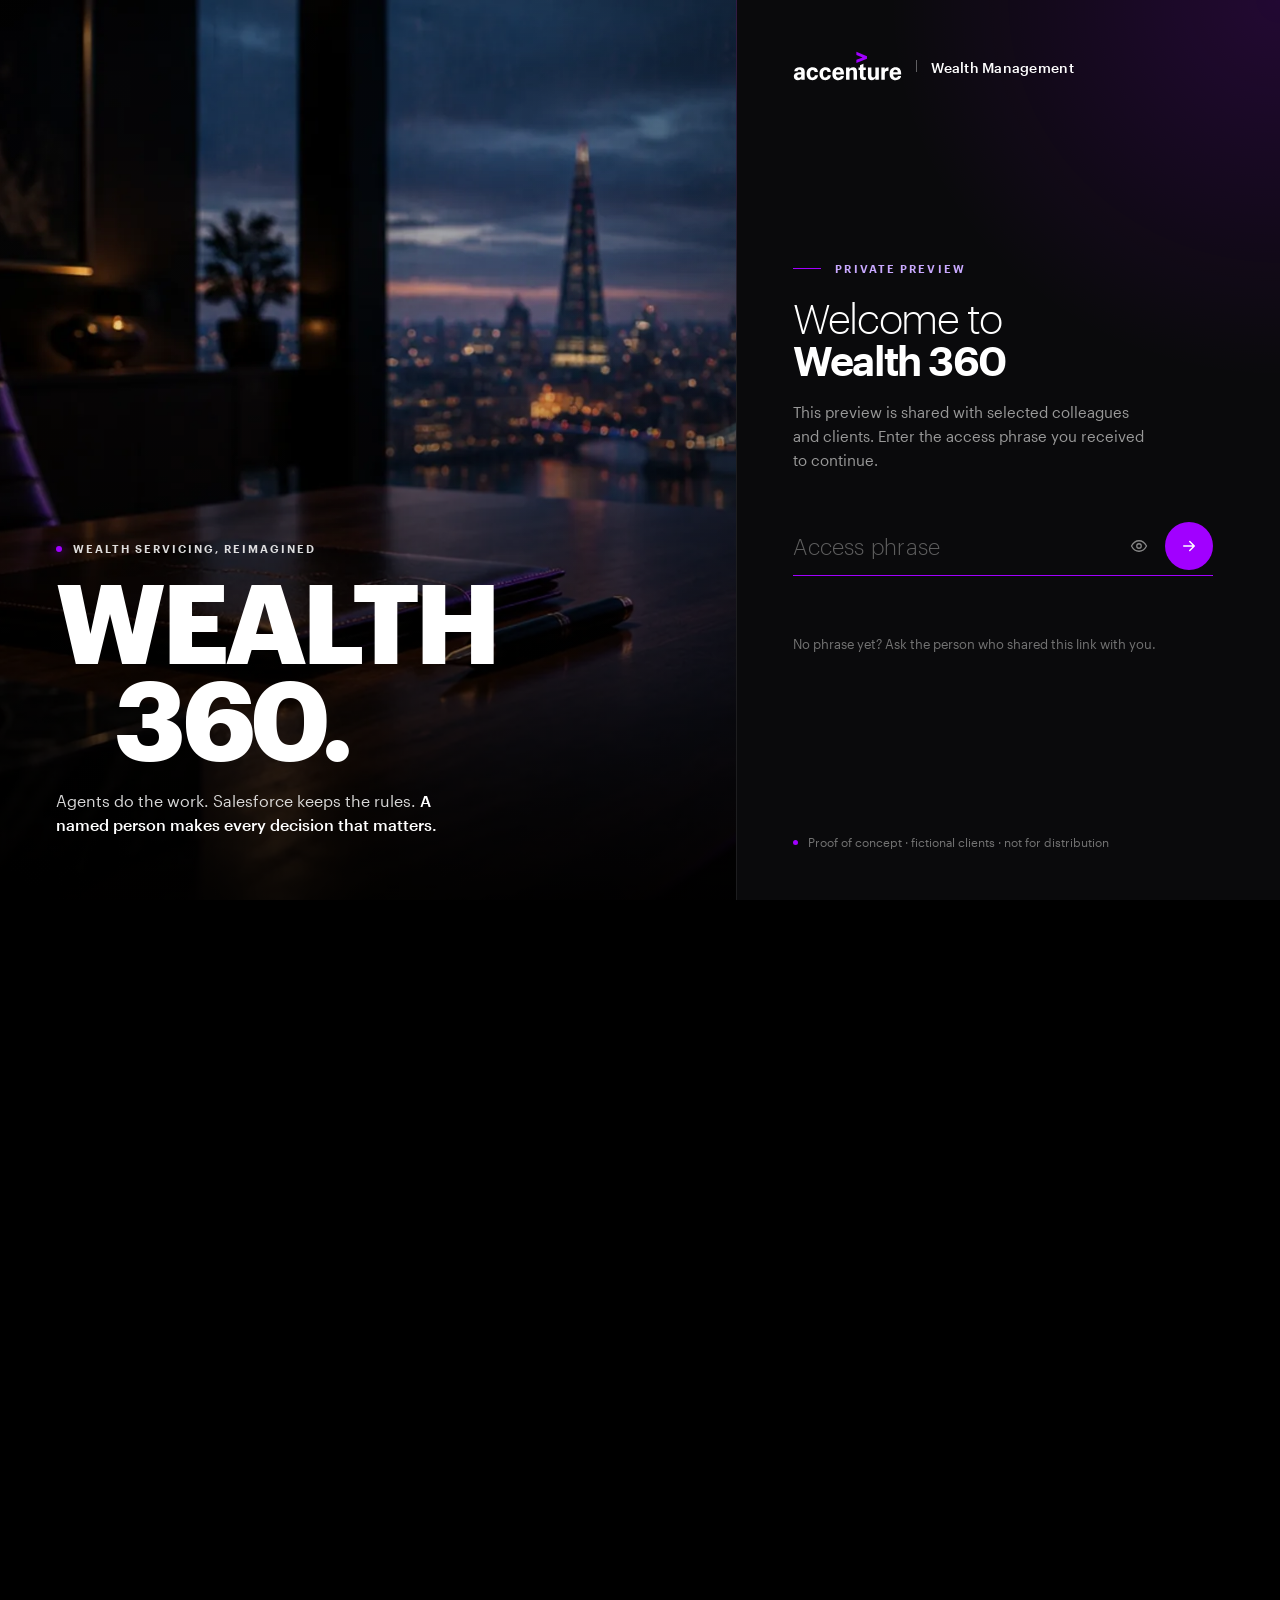
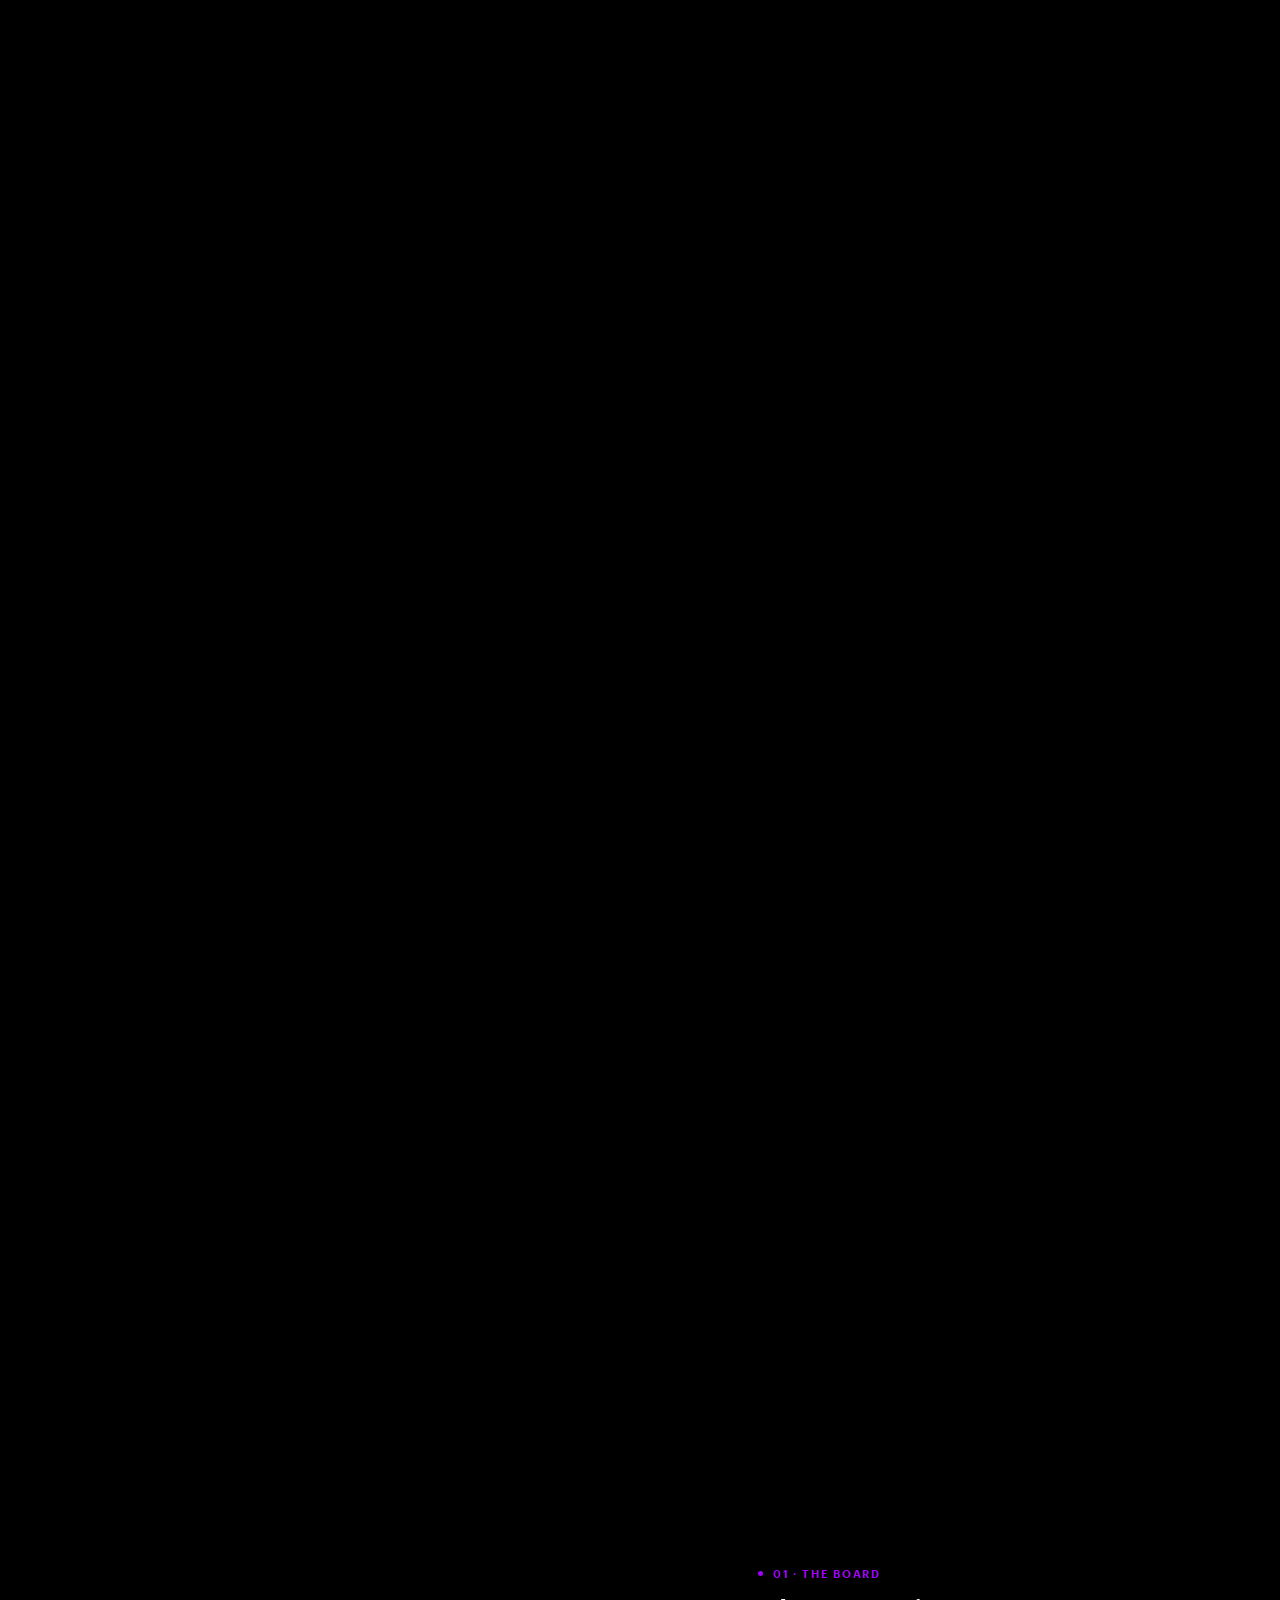
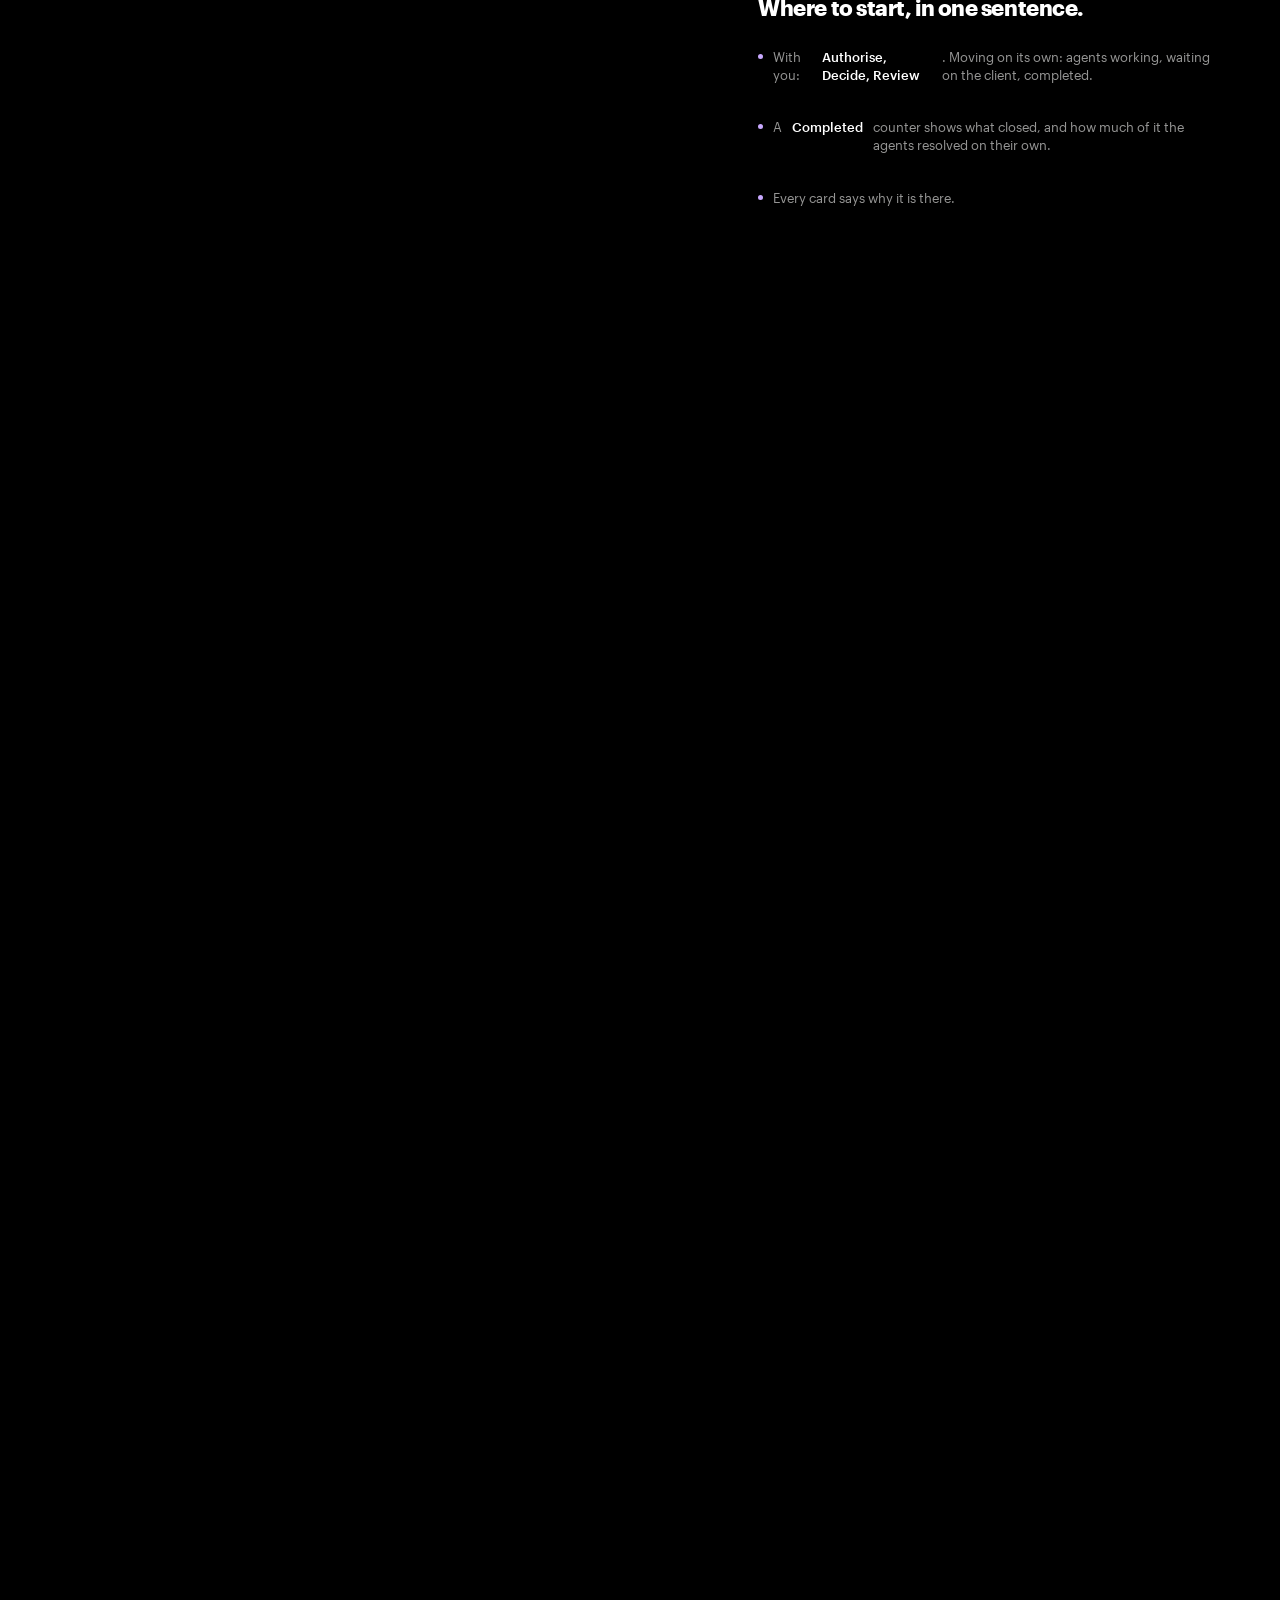
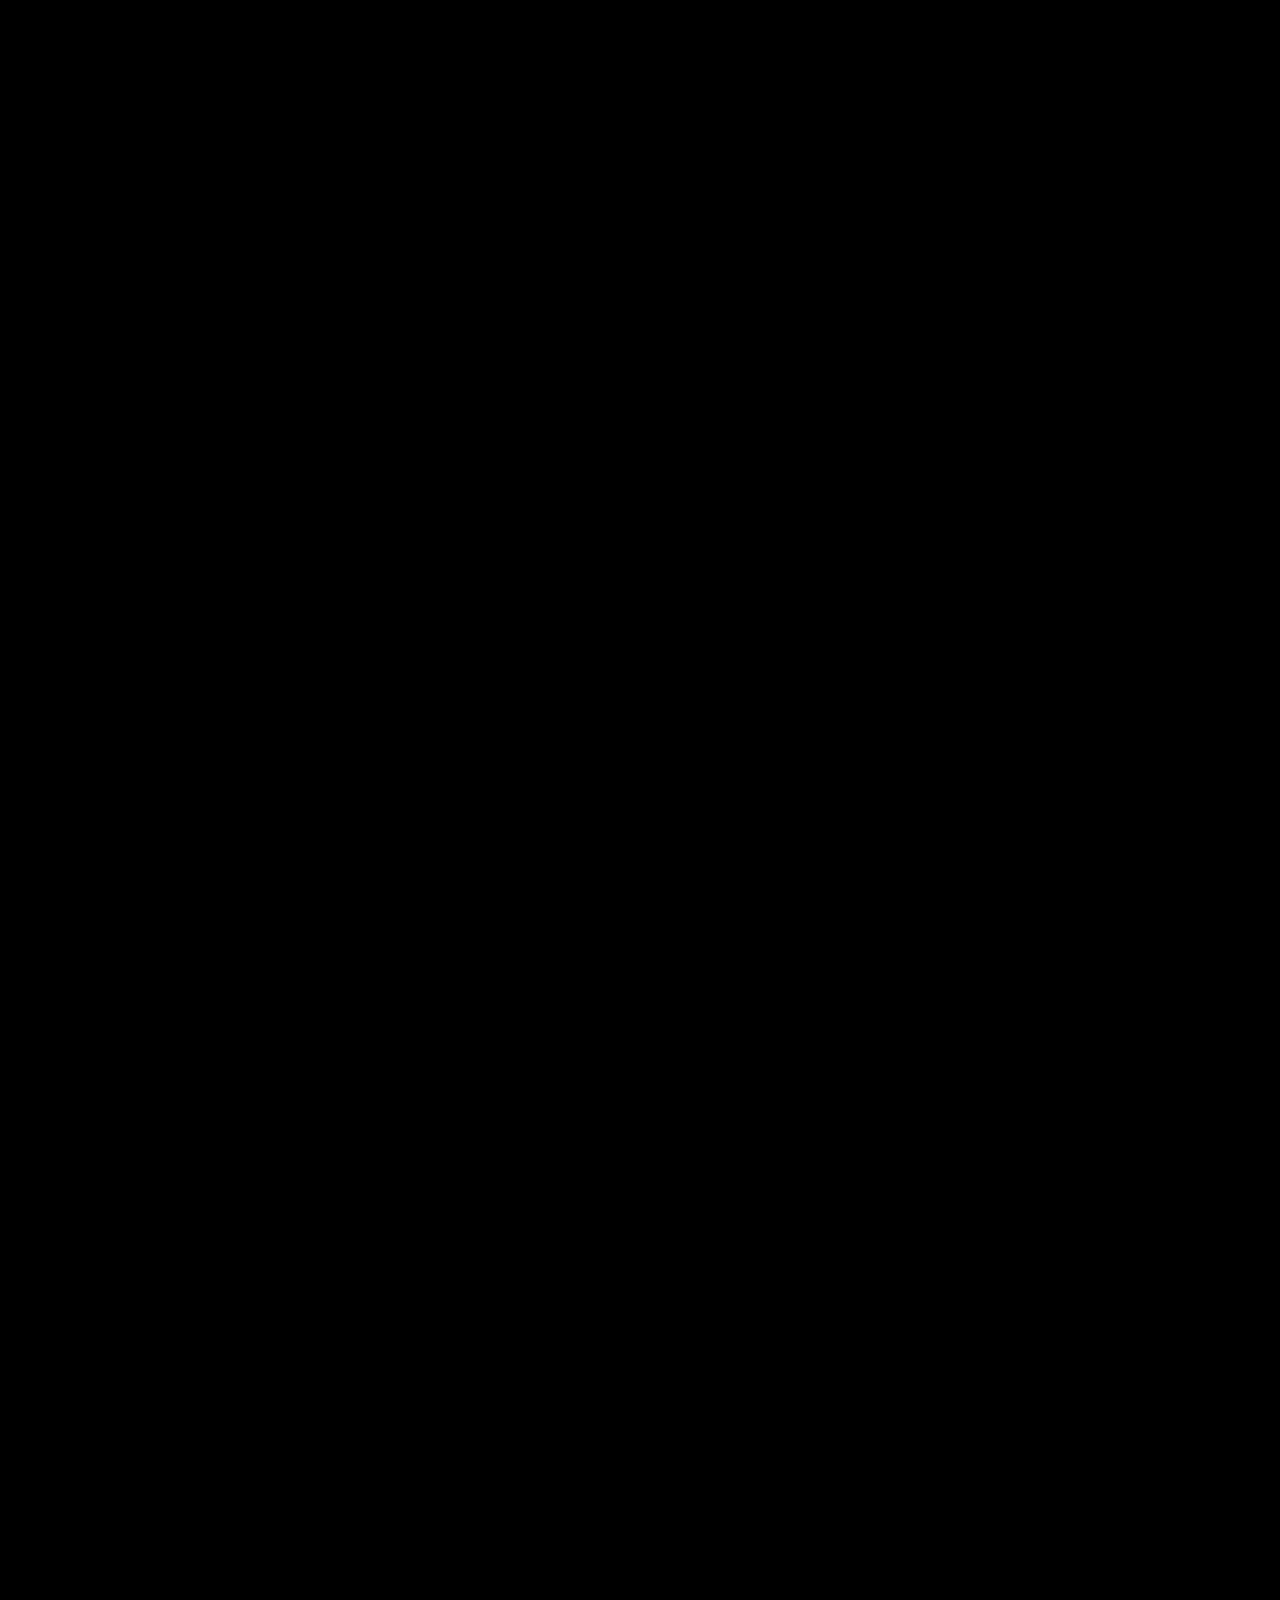
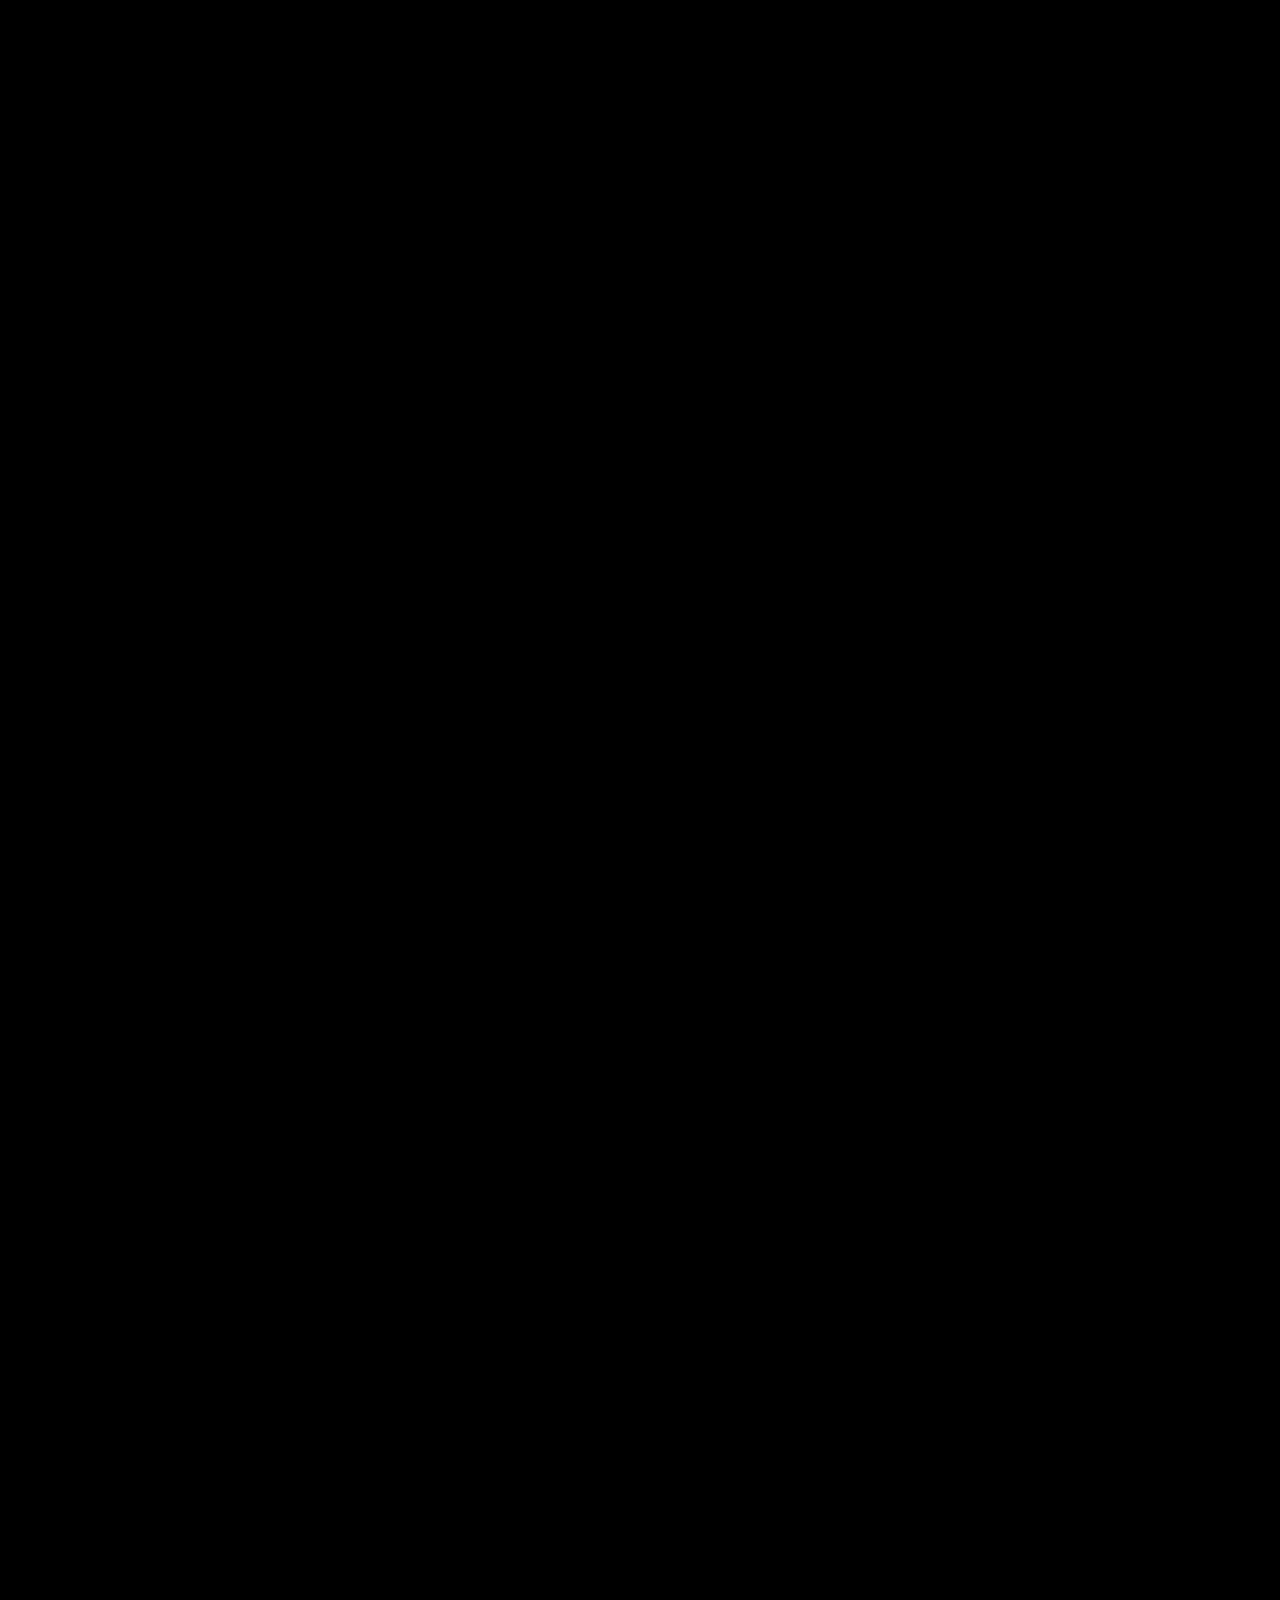
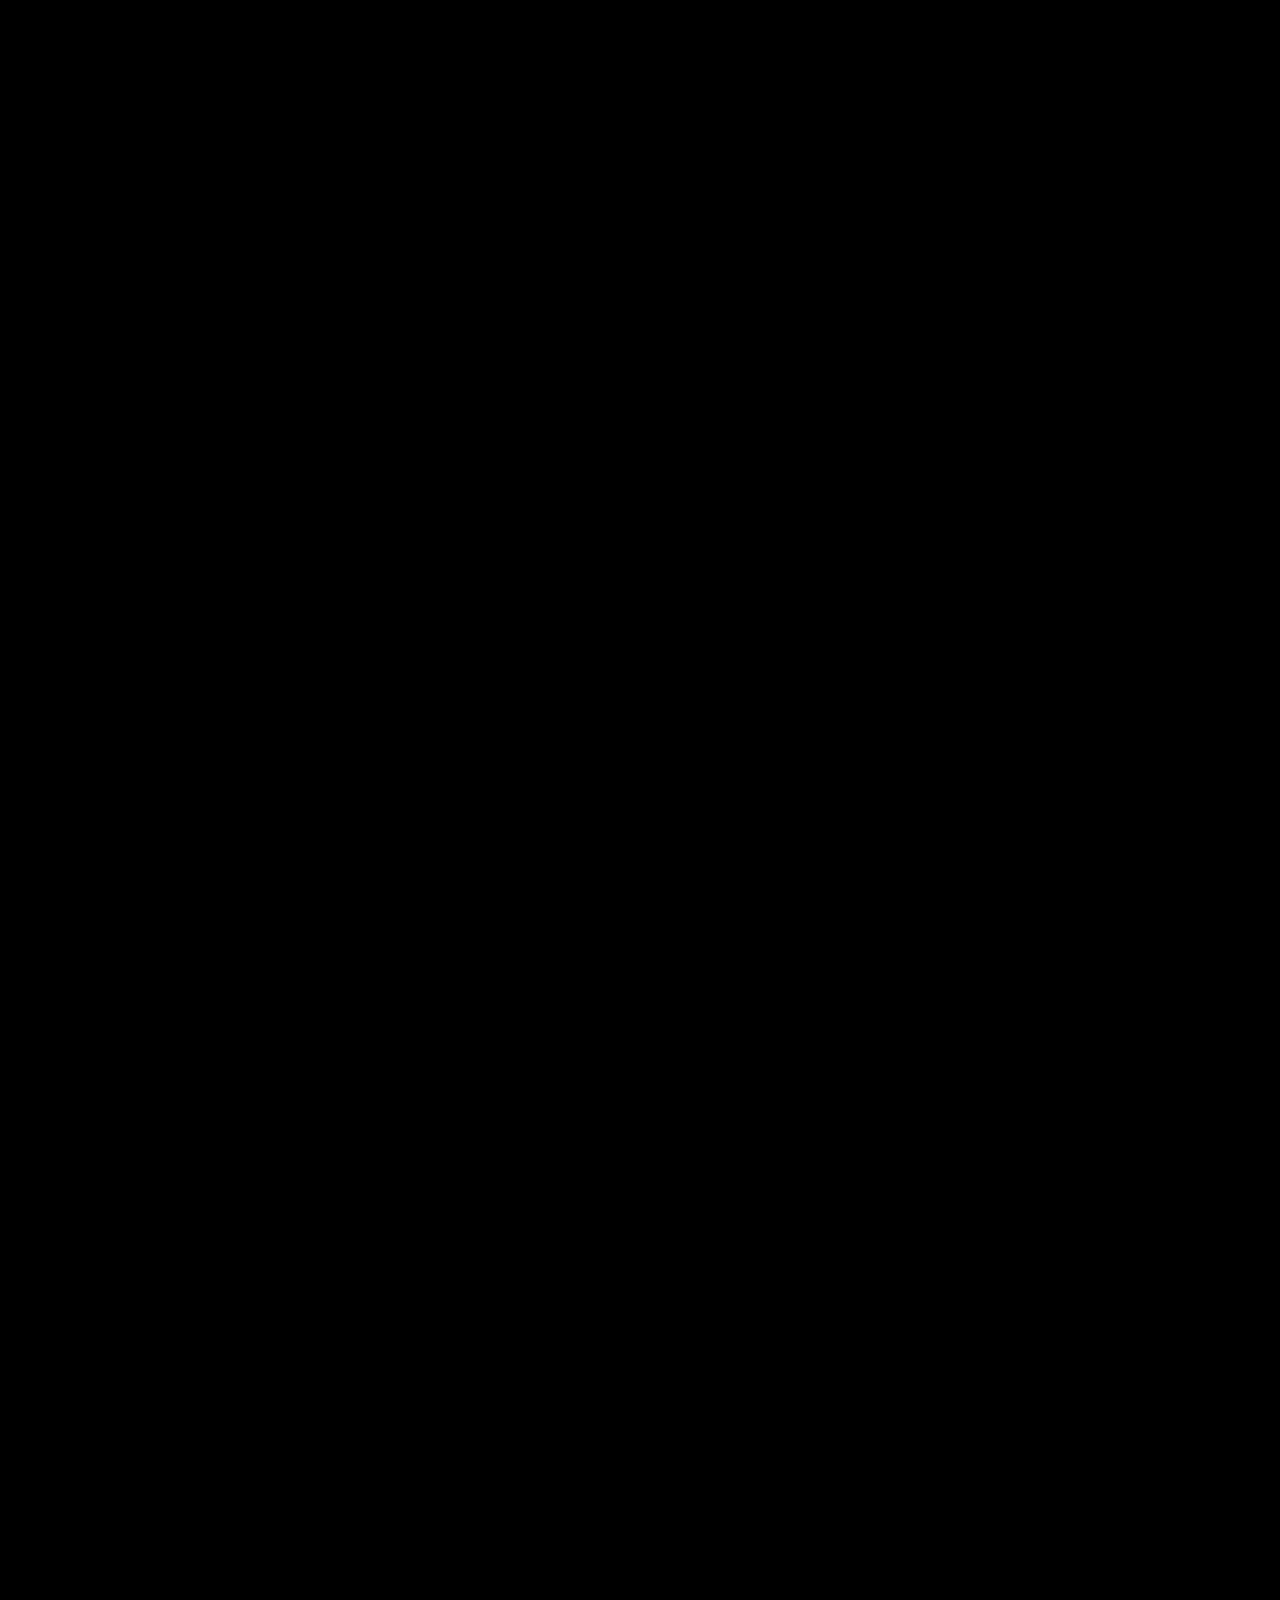
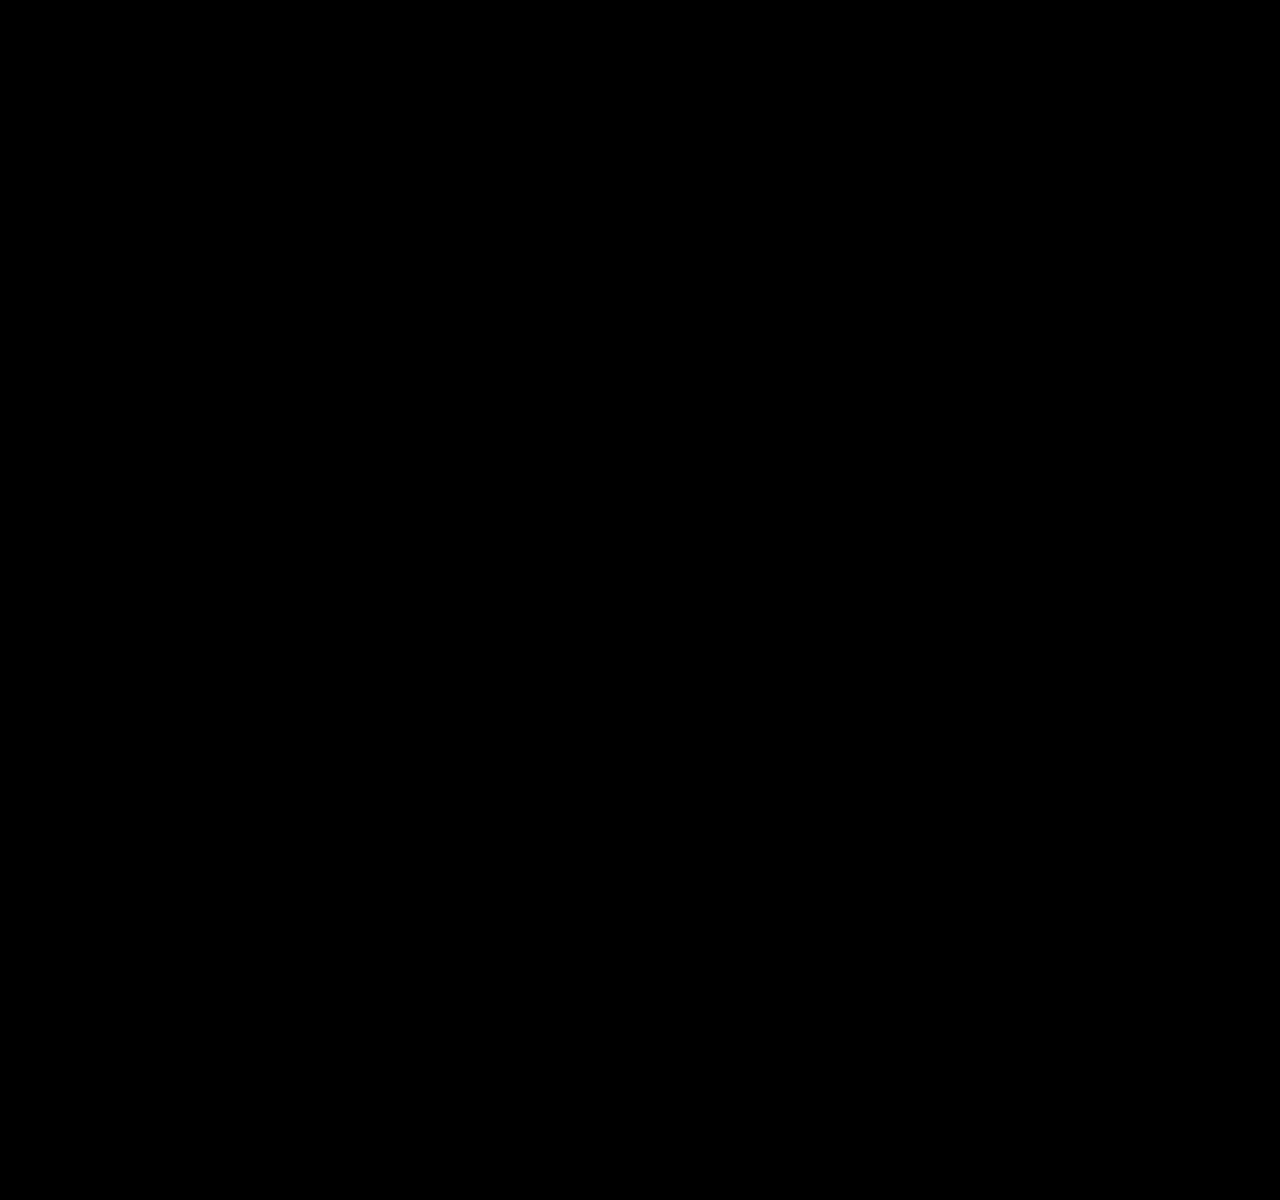
<file: docs/index.html>
<!doctype html>
<html lang="en">
<head>
<meta charset="utf-8" />
<meta name="viewport" content="width=device-width, initial-scale=1" />
<meta name="description" content="Wealth 360. A wealth servicing desk where agents do the routine work, Salesforce keeps the rules and the record, and a named person makes every decision that matters." />
<link rel="icon" href="ds/favicon.svg" type="image/svg+xml" />
<meta name="theme-color" content="#0A0A0B" />
<link rel="stylesheet" href="ds/tokens.css?v=r3" />
<link rel="stylesheet" href="site.css?v=4" />
<meta name="robots" content="noindex,nofollow" />
<script src="gate.js?v=5"></script>
<title>Wealth 360 · agents do the work, people decide</title>
<style>
  /* hero film: a slow Higgsfield loop under the title */
  .film video.bg{position:absolute;inset:0;width:100%;height:100%;object-fit:cover;z-index:0;filter:brightness(.66) contrast(1.04)}
  .film .bg{filter:brightness(.62) contrast(1.05)}

  /* cinematic interstitial: full-bleed loop with one statement */
  .cine{position:relative;min-height:88svh;display:flex;align-items:flex-end;overflow:hidden;background:#000}
  .cine video,.cine img.bgs{position:absolute;inset:0;width:100%;height:100%;object-fit:cover;filter:brightness(.55)}
  .cine .scrim{position:absolute;inset:0;background:linear-gradient(180deg,rgba(0,0,0,.15) 0%,rgba(0,0,0,.35) 50%,rgba(0,0,0,.92) 100%)}
  .cine-in{position:relative;z-index:2;padding:0 var(--rail) clamp(56px,10vh,110px);max-width:1180px}
  .cine .k{font-size:11px;font-weight:var(--fw-semibold);text-transform:uppercase;letter-spacing:.16em;color:var(--lav);
    display:inline-flex;align-items:center;gap:11px;margin:0 0 18px}
  .cine .k .dot{width:5px;height:5px;border-radius:50%;background:var(--accent)}
  .cine .stmt{margin:0;font-weight:var(--fw-bold);letter-spacing:-0.03em;line-height:1.02;color:#fff;
    font-size:clamp(34px,6vw,86px);max-width:15ch;text-wrap:balance}
  .cine .stmt em{font-style:normal;color:var(--lav)}
  .cine .sub{margin:20px 0 0;max-width:56ch;font-size:clamp(14px,1.2vw,17px);line-height:1.55;color:rgba(255,255,255,.8)}

  /* use case grid */
  .ucg{padding:0 var(--rail) clamp(20px,5vh,44px);display:grid;grid-template-columns:repeat(3,1fr);gap:var(--gap)}
  .ucc{background:#0E0E10;border-top:2px solid var(--accent);padding:clamp(20px,2vw,28px);display:flex;flex-direction:column;min-height:200px}
  .reg-light .ucc{background:var(--ground-2);border:1px solid var(--line);border-top:2px solid var(--accent)}
  .ucc .n{font-weight:var(--fw-light);font-size:30px;line-height:.9;letter-spacing:-0.03em;color:var(--idx);font-variant-numeric:tabular-nums}
  .ucc .h{margin:auto 0 0;padding-top:18px;font-weight:var(--fw-bold);font-size:clamp(16px,1.4vw,19px);letter-spacing:-0.02em;line-height:1.15;color:var(--ink)}
  .ucc .p{margin:8px 0 0;font-size:12.5px;line-height:1.5;color:var(--ink-2)}
  .ucc .tag{margin-top:14px;display:flex;align-items:center;gap:12px;font-size:10px;font-weight:var(--fw-semibold);
    letter-spacing:.16em;text-transform:uppercase;color:var(--accent)}
  .ucc .tag::before{content:"";width:22px;height:1px;background:currentColor}
  @media(max-width:900px){.ucg{grid-template-columns:repeat(2,1fr)}}
  @media(max-width:560px){.ucg{grid-template-columns:1fr}}

  /* live run timelines */
  .runs{padding:0 var(--rail) clamp(20px,5vh,44px);display:grid;grid-template-columns:1fr 1fr;gap:var(--gap)}
  .run{background:#0E0E10;border:1px solid var(--dark-line);padding:clamp(20px,2.2vw,32px)}
  .run .rk{font-size:10.5px;font-weight:var(--fw-semibold);text-transform:uppercase;letter-spacing:.16em;color:var(--dark-ink-2);display:inline-flex;align-items:center;gap:9px}
  .run .rk .pd{width:6px;height:6px;border-radius:50%;background:var(--accent);animation:pulse 1.9s var(--ease) infinite}
  .run h3{margin:12px 0 0;font-weight:var(--fw-bold);letter-spacing:-0.02em;font-size:clamp(20px,2vw,28px);color:#fff;line-height:1.1}
  .run ol{list-style:none;margin:20px 0 0;padding:0;border-left:1px solid var(--dark-line)}
  .run li{position:relative;padding:0 0 15px 22px;font-size:13px;line-height:1.5;color:rgba(241,241,239,.8)}
  .run li::before{content:"";position:absolute;left:-5px;top:5px;width:9px;height:9px;border-radius:50%;background:#0E0E10;border:1.5px solid var(--lav)}
  .run li.p::before{background:var(--accent);border-color:var(--accent)}
  .run li b{color:#fff;font-weight:var(--fw-medium)}
  .run li .who{display:block;font-size:9.5px;font-weight:var(--fw-semibold);letter-spacing:.14em;text-transform:uppercase;color:var(--dark-ink-2);margin-bottom:2px}
  .run li.p .who{color:var(--lav)}
  .run .facts{display:flex;gap:26px;flex-wrap:wrap;margin-top:6px;padding-top:16px;border-top:1px solid var(--dark-line)}
  .run .facts span{font-size:10px;letter-spacing:.08em;text-transform:uppercase;color:var(--dark-ink-2)}
  .run .facts b{display:block;font-weight:var(--fw-light);font-size:26px;letter-spacing:-0.03em;color:#fff;text-transform:none;margin-top:3px;font-variant-numeric:tabular-nums}
  @media(max-width:900px){.runs{grid-template-columns:1fr}}

  /* side clip beside a list */
  .pair{padding:0 var(--rail) clamp(20px,5vh,44px);display:grid;grid-template-columns:minmax(0,1fr) minmax(0,.62fr);gap:clamp(24px,3vw,46px);align-items:center;max-width:1240px;margin:0 auto}
  .pair video{width:100%;height:auto;display:block;border:1px solid var(--dark-line);background:#fff}
  .pair .cap{margin:10px 0 0;font-size:11.5px;color:var(--dark-ink-2);line-height:1.5}
  @media(max-width:860px){.pair{grid-template-columns:1fr}}

  /* fences list */
  .fences{padding:0 var(--rail) clamp(20px,5vh,44px);display:grid;grid-template-columns:repeat(2,1fr);column-gap:clamp(32px,5vw,80px);max-width:1240px;margin:0 auto;width:100%}
  .fence{display:flex;gap:22px;padding:clamp(22px,2.2vw,30px) 0;border-top:1px solid var(--line)}
  .fence .fi{flex:none;width:44px;font-weight:var(--fw-light);font-size:34px;line-height:.9;letter-spacing:-0.04em;color:var(--idx);font-variant-numeric:tabular-nums}
  .fence h4{margin:0;font-weight:var(--fw-bold);letter-spacing:-0.02em;font-size:16px;color:var(--ink)}
  .fence p{margin:6px 0 0;font-size:13px;line-height:1.5;color:var(--ink-2)}
  @media(max-width:760px){.fences{grid-template-columns:1fr}}

.band{padding:clamp(56px,9vh,96px) 0 clamp(36px,6vh,64px)}
  .hl{list-style:none;margin:18px 0 0;padding:0}
  .hl li{display:grid;grid-template-columns:120px 1fr;gap:16px;padding:12px 0;border-top:1px solid var(--dark-line);font-size:13px;line-height:1.45;color:rgba(241,241,239,.82)}
  .hl li span{font-size:10px;font-weight:var(--fw-semibold);letter-spacing:.16em;text-transform:uppercase;color:var(--lav);padding-top:2px}
  /* get started: film tile + downloads */
  .st{padding:0 var(--rail);display:grid;grid-template-columns:minmax(0,1.5fr) minmax(0,1fr);gap:clamp(24px,3.4vw,56px);align-items:center}
  .rl{list-style:none;margin:0;padding:0;border-bottom:1px solid var(--dark-line)}
  .rl a{display:grid;grid-template-columns:1fr auto;column-gap:20px;padding:clamp(16px,2.6vh,26px) 0;border-top:1px solid var(--dark-line);color:inherit;text-decoration:none}
  .rl .rt{grid-column:1;font-size:10.5px;font-weight:var(--fw-semibold);letter-spacing:.16em;text-transform:uppercase;color:var(--lav)}
  .rl .rh{grid-column:1;margin-top:8px;font-weight:var(--fw-bold);font-size:clamp(20px,1.8vw,26px);letter-spacing:-0.02em;line-height:1.1;color:#fff}
  .rl .rp{grid-column:1;margin-top:6px;font-size:13px;line-height:1.5;color:var(--dark-ink-2);max-width:44ch}
  .rl .ri{grid-column:2;grid-row:1/4;align-self:center;width:44px;height:44px;border-radius:50%;border:1px solid rgba(255,255,255,.18);display:flex;align-items:center;justify-content:center;transition:border-color .3s ease,background .3s ease,transform .4s var(--silk)}
  .rl .ri svg{width:17px;height:17px;fill:none;stroke:#fff;stroke-width:1.7;stroke-linecap:round;stroke-linejoin:round}
  .rl a:hover .ri,.rl a:focus-visible .ri{border-color:var(--accent);background:var(--accent);transform:translateX(3px)}
  .rl a:focus-visible{outline:none}.rl a:focus-visible .rh{text-decoration:underline;text-decoration-color:var(--accent);text-underline-offset:5px}
  @media(max-width:900px){.st{grid-template-columns:1fr}}
  .wt{all:unset;box-sizing:border-box;cursor:pointer;position:relative;display:block;aspect-ratio:16/10;width:100%;overflow:hidden;border:1px solid var(--dark-line);background:#000}
  .wt img{position:absolute;inset:0;width:100%;height:100%;object-fit:cover;transition:transform 1.2s var(--silk),filter .6s ease;filter:brightness(.62)}
  .wt:hover img,.wt:focus-visible img{transform:scale(1.03);filter:brightness(.75)}
  .wt:focus-visible{outline:2px solid var(--accent);outline-offset:3px}
  .wt-sc{position:absolute;inset:0;background:linear-gradient(90deg,rgba(0,0,0,.85) 0%,rgba(0,0,0,.35) 55%,rgba(0,0,0,0) 100%)}
  .wt-tx{position:absolute;left:clamp(22px,2.6vw,40px);bottom:clamp(22px,2.8vw,40px);right:34%;display:flex;flex-direction:column;gap:12px}
  .wt .rt{font-size:10.5px;font-weight:var(--fw-semibold);letter-spacing:.16em;text-transform:uppercase;color:var(--lav)}
  .wt-h{font-weight:var(--fw-bold);font-size:clamp(24px,3vw,44px);letter-spacing:-0.03em;line-height:1.04;color:#fff;max-width:18ch;text-wrap:balance}
  .wt-p{font-size:clamp(13px,1.05vw,15px);line-height:1.5;color:rgba(255,255,255,.72);max-width:52ch}
  .wt-play{position:absolute;right:clamp(22px,2.6vw,40px);bottom:clamp(22px,2.8vw,40px);width:clamp(56px,4.8vw,72px);height:clamp(56px,4.8vw,72px);border-radius:50%;background:var(--accent);display:flex;align-items:center;justify-content:center;transition:transform .4s var(--silk),box-shadow .4s ease}
  .wt:hover .wt-play{transform:scale(1.07);box-shadow:0 0 0 10px rgba(161,0,255,.18)}
  .wt-play svg{width:38%;height:38%;fill:#fff;transform:translateX(6%)}
  @media(max-width:700px){.wt{aspect-ratio:4/5}.wt-tx{right:22px;bottom:110px}.wt-sc{background:linear-gradient(0deg,rgba(0,0,0,.9) 0%,rgba(0,0,0,.4) 60%,rgba(0,0,0,.1) 100%)}}
  .fm{position:fixed;inset:0;z-index:1000;background:rgba(4,4,6,.94);display:flex;flex-direction:column;align-items:center;justify-content:center;padding:max(16px,env(safe-area-inset-top)) max(16px,env(safe-area-inset-right)) max(16px,env(safe-area-inset-bottom)) max(16px,env(safe-area-inset-left));opacity:0;transition:opacity .45s ease}
  .fm[hidden]{display:none}
  .fm.on{opacity:1}
  .fm-bar{width:min(1280px,100%);display:flex;align-items:center;justify-content:space-between;margin-bottom:14px;font-size:11px;font-weight:var(--fw-semibold);letter-spacing:.16em;text-transform:uppercase;color:rgba(255,255,255,.7)}
  .fm-x{appearance:none;border:1px solid rgba(255,255,255,.2);background:transparent;color:#fff;width:42px;height:42px;border-radius:50%;cursor:pointer;display:flex;align-items:center;justify-content:center;transition:border-color .2s,background .2s}
  .fm-x:hover,.fm-x:focus-visible{border-color:var(--accent);background:rgba(161,0,255,.15);outline:none}
  .fm-x svg{width:16px;height:16px;fill:none;stroke:currentColor;stroke-width:1.8;stroke-linecap:round}
  .fm video{width:min(1280px,100%);max-height:calc(100svh - 120px);aspect-ratio:16/9;background:#000;transform:scale(.97);transition:transform .6s var(--silk)}
  .fm.on video{transform:none}

  /* ===== one screen per section (desktop, laptop) =====
     Each section fills the viewport below the header and snaps into place, so a section is never
     seen half cut. Phones and very short windows keep normal flowing scroll. */
  .lapse .pair{width:100%;max-width:none;margin:0;box-sizing:border-box}
  @media(min-width:900px) and (min-height:620px){
    html{scroll-snap-type:y mandatory;scroll-padding-top:0}
    main>section{height:100svh;min-height:0;box-sizing:border-box;scroll-snap-align:start;scroll-snap-stop:always;overflow:hidden}
    main>section.room{padding-top:calc(68px + clamp(14px,3vh,36px));padding-bottom:clamp(18px,3.6vh,44px);justify-content:center}
    .room>:first-child,.room>:last-child{margin-top:0;margin-bottom:0}
    .chap{padding-bottom:clamp(16px,3.2vh,40px)}
    .chap .idx{font-size:clamp(56px,12vh,128px)}
    .chap h2{font-size:clamp(28px,min(3.4vw,5.4vh),54px)}
    .chap .intro-p{margin-top:clamp(8px,1.6vh,16px);font-size:clamp(13px,1.85vh,16.5px)}
    .ocard{min-height:clamp(150px,24vh,220px)}
    .ucg{gap:clamp(8px,1.2vh,14px) var(--gap)}
    .ucc{min-height:0;padding:clamp(14px,2vh,22px) clamp(16px,1.6vw,24px)}
    .ucc .n{font-size:clamp(20px,3vh,28px)}
    .ucc .h{padding-top:clamp(8px,1.4vh,14px)}
    .ucc .p{font-size:12px}
    .ucc .tag{margin-top:8px}
    .run{padding:clamp(16px,2.6vh,28px) clamp(18px,2vw,30px)}
    .run h3{font-size:clamp(18px,2.6vh,26px)}
    .run ol{margin-top:clamp(10px,1.8vh,18px)}
    .run li{padding-bottom:clamp(6px,1.25vh,14px);font-size:clamp(12px,1.6vh,13px)}
    .run .facts b{font-size:clamp(18px,2.8vh,26px)}
    .tour-in{max-width:min(1240px,calc((100svh - 380px) * 2.75))}
    .fence{padding:clamp(12px,2.4vh,28px) 0}
    .wt{max-height:calc(100svh - 68px - 340px);justify-self:start}
    main>section.uh{padding-top:calc(68px + clamp(14px,3vh,36px));padding-bottom:clamp(18px,3.4vh,40px);justify-content:center}
    .uh-exhibit{margin-top:clamp(14px,2.6vh,36px);padding:clamp(14px,2vh,28px)}
    .uh-exhibit svg{max-height:min(560px,calc(100svh - 400px));width:auto;max-width:100%;margin:0 auto}
    .uh-cap{margin-top:clamp(10px,1.8vh,18px)}
    .lapse .pair{max-height:calc(100svh - 140px)}
    .tour-in{margin:0}
    .uh-head,.uh-exhibit{max-width:none;margin-left:0;margin-right:0}
    .uh-head h2{font-size:clamp(28px,min(3.4vw,5.4vh),54px);max-width:30ch}
    .uh-head .idx{font-size:clamp(56px,12vh,128px)}
    .uh-head p{max-width:72ch}
    .uh-exhibit{box-sizing:border-box}
    @media(max-height:940px){
      .tight .chap .intro-p{display:none}
      .chap .idx{font-size:clamp(48px,10.5vh,96px)}
      .uh-head p{font-size:13.5px;margin-top:10px}
    }
    .lapse .pair video{max-height:calc(100svh - 190px);width:auto;max-width:100%;margin-left:auto}
  }
</style>
</head>
<body>

<header id="hd">
  <div class="hd-in">
    <a class="brand" href="#film" aria-label="Accenture Wealth Management, top of page">
      <img class="logo" src="ds/logos/accenture-logo-white.svg" alt="Accenture" />
      <span class="div" aria-hidden="true"></span>
      <span class="wm">Wealth Management</span>
    </a>
    <button class="burger" id="burger" aria-label="Open menu" aria-expanded="false" aria-controls="menu">
      <span class="lbl">Menu</span>
      <span class="lines" aria-hidden="true"><span></span><span></span><span></span></span>
    </button>
  </div>
</header>

<nav class="menu" id="menu" aria-label="Sections" aria-hidden="true">
  <button class="menu-close" id="menuClose" aria-label="Close menu">&times;</button>
  <a href="#idea"><span class="mn">01</span>The idea</a>
  <a href="#desk"><span class="mn">02</span>The desk</a>
  <a href="#cases"><span class="mn">03</span>Nine use cases</a>
  <a href="#live"><span class="mn">04</span>Live, end to end</a>
  <a href="#fences"><span class="mn">05</span>The fences</a>
  <a href="#hood"><span class="mn">06</span>Under the hood</a>
  <a href="#start"><span class="mn">07</span>Get started</a>
</nav>

<main>
  <!-- ===================== HERO ===================== -->
  <section class="film" id="film" aria-label="Wealth 360">
    <img class="bg" src="media/still-0.webp" srcset="media/still-0-m.webp 760w, media/still-0.webp 1920w" sizes="100vw"
         alt="A private bank office above the City of London at blue hour, rain on the window." decoding="async" />
    <video class="bg" id="heroVid" autoplay muted loop playsinline preload="metadata" poster="media/still-0.webp" aria-hidden="true">
      <source src="media/hero.mp4" type="video/mp4" />
    </video>
    <div class="scrim"></div>
    <div class="film-in">
      <p class="eyebrow"><span class="dot"></span>Wealth servicing · a working proof of concept</p>
      <h1 class="titles" aria-label="Wealth 360.">
        <span class="line l1" aria-hidden="true"><span class="li" style="--d:.35s">Wealth</span></span>
        <span class="line l2" aria-hidden="true"><span class="li" style="--d:.5s">360.</span></span>
      </h1>
      <div class="meta">
        <div class="meta-in">
          <div class="rule"></div>
          <p class="kick">Agents do the work. Salesforce keeps the rules. A named person decides.</p>
          <p class="body">A servicing desk for wealth relationship managers, opened inside Claude. Two agents work every client request step by step and cite their evidence. <b>Nothing that moves money, clears a check or sends a letter happens without a person.</b></p>
          <a class="cue" href="#idea" aria-label="Scroll to the idea">
            See how it works
            <svg class="chev" viewBox="0 0 24 24" aria-hidden="true"><path d="M6 9l6 6 6-6"/></svg>
          </a>
        </div>
      </div>
    </div>
  </section>

  <!-- ===================== 01 THE IDEA ===================== -->
  <section class="room reg-dark">
    <div class="chap rv" id="idea">
      <span class="idx">01</span>
      <div class="lead">
        <span class="k"><span class="dot"></span>The idea</span>
        <h2>Most of servicing is gathering and checking. Very little is the decision.</h2>
      </div>
      <span class="of">Chapter 01 / 07</span>
      <p class="intro-p">A client moves house. A client wants money out. A payment arrives nobody can match. A family loses someone. A client complains. Each needs the same checks across the client record, the KYC file, the payee and the sanctions list, and each must leave a trail a reviewer can follow. <b>Wealth 360 gives the gathering to agents and keeps the judgement with people.</b></p>
    </div>
    <div class="oc">
      <div class="ocard rv"><span class="on">01</span><p class="oh">The Case agent</p><p class="op">Works each request through its journey, one step at a time, and cites the exact quote and source behind every step.</p></div>
      <div class="ocard rv"><span class="on">02</span><p class="oh">The Review agent</p><p class="op">Checks the case against the journey's rules in a fresh context. It never sees the maker's reasoning, and it sends weak work back.</p></div>
      <div class="ocard rv"><span class="on">03</span><p class="oh">The person</p><p class="op">Gets exceptions with the evidence and a proposed action. The decision is staged, shown back step by step, and confirmed by name.</p></div>
      <div class="ocard rv"><span class="on">04</span><p class="oh">Salesforce</p><p class="op">Holds the journeys, rules and levels as metadata, keeps the record and the audit trail, and enforces who may do what.</p></div>
    </div>
  </section>

  <!-- ===================== CINE: signature ===================== -->
  <section class="cine" aria-label="A person decides">
    <img class="bgs" src="media/still-2.webp" alt="" aria-hidden="true" />
    <video autoplay muted loop playsinline preload="none" poster="media/still-2.webp" aria-hidden="true"><source src="media/sign.mp4" type="video/mp4" /></video>
    <div class="scrim"></div>
    <div class="cine-in">
      <p class="k rv"><span class="dot"></span>The decision stays human</p>
      <p class="stmt rv">The agents prepare. <em>A named person signs.</em></p>
      <p class="sub rv">Authorise, approve, release: each one is staged first, shown back as a plan, and only then confirmed behind a single-use token, recorded against the person who confirmed it.</p>
    </div>
  </section>

  <!-- ===================== 02 THE DESK ===================== -->
  <section class="room reg-dark">
    <div class="chap rv" id="desk">
      <span class="idx">02</span>
      <div class="lead">
        <span class="k"><span class="dot"></span>The desk</span>
        <h2>One board. What needs you, and what is moving on its own.</h2>
      </div>
      <span class="of">Chapter 02 / 07</span>
      <p class="intro-p">The relationship manager asks Claude for the desk, and it opens as a live page, reading straight from Salesforce through her own connector. <b>Click through the views.</b></p>
    </div>
    <div class="tour rv">
      <div class="tour-in">
        <div class="show" id="show">
          <div class="show-stage" id="showStage" role="button" tabindex="0" aria-label="Desk slideshow. Click or press Enter for the next view." style="aspect-ratio:1440/900">
            <img src="shots/01-board.webp" class="on" alt="The Wealth 360 desk: header with a Completed counter, five cases with you across Authorise and Decide, agents working, waiting on client, and a Completed column." decoding="async" />
            <img src="shots/02-sanctions.webp" alt="A money in case named after its remitter, Victor Bondarev: a possible sanctions match, the agent's proposal and the letter to the remitting bank." loading="lazy" decoding="async" />
            <img src="shots/03-checks.webp" alt="The Checks tab: match and screening, candidate accounts and the independent review, with checks a person can run." loading="lazy" decoding="async" />
            <img src="shots/04-authorise.webp" alt="A money out case ready to authorise: all checks passed, only a person can release money." loading="lazy" decoding="async" />
            <span class="rscrim" aria-hidden="true"></span>
            <span class="rtag" id="showTag"><span class="dot"></span>The board</span>
          </div>
          <div class="show-panel">
            <div class="show-deck">
              <div class="show-info on"><p class="stop-num"><span class="dot"></span>01 · The board</p><p class="stop-take">Where to start, in one sentence.</p>
                <div class="stop-facts"><p class="stop-fact">With you: <b>Authorise, Decide, Review</b>. Moving on its own: agents working, waiting on the client, completed.</p><p class="stop-fact">A <b>Completed</b> counter shows what closed, and how much of it the agents resolved on their own.</p><p class="stop-fact">Every card says why it is there.</p></div></div>
              <div class="show-info"><p class="stop-num"><span class="dot"></span>02 · An exception</p><p class="stop-take">A screening hit only ever goes to a person.</p>
                <div class="stop-facts"><p class="stop-fact">£22,000 from <b>Victor Bondarev</b>, a possible match on the UK Sanctions List.</p><p class="stop-fact">The agent proposes: keep it in suspense, ask the remitting bank, refer to compliance.</p></div></div>
              <div class="show-info"><p class="stop-num"><span class="dot"></span>03 · The checks</p><p class="stop-take">Every outside check, with its source.</p>
                <div class="stop-facts"><p class="stop-fact">Match scoring in code, <b>93% against a 90% threshold</b>.</p><p class="stop-fact">The independent review, and checks the person can run again by hand.</p></div></div>
              <div class="show-info"><p class="stop-num"><span class="dot"></span>04 · Authorise</p><p class="stop-take">Prepared and checked. The release is yours.</p>
                <div class="stop-facts"><p class="stop-fact">Payee verified, account ownership confirmed, no recent bank change.</p><p class="stop-fact">Only a person can release money.</p></div></div>
              
            </div>
            <div class="show-nav">
              <button class="snbtn" id="showPrev" aria-label="Previous view"><svg viewBox="0 0 24 24"><path d="M15 6l-6 6 6 6"/></svg></button>
              <div class="snix-row" role="tablist"><button class="snix on">01</button><button class="snix">02</button><button class="snix">03</button><button class="snix">04</button></div>
              <button class="snbtn" id="showNext" aria-label="Next view"><svg viewBox="0 0 24 24"><path d="M9 6l6 6-6 6"/></svg></button>
            </div>
          </div>
        </div>
      </div>
    </div>
  </section>

  <!-- ===================== 03 NINE USE CASES ===================== -->
  <section class="room reg-light tight">
    <div class="chap rv" id="cases">
      <span class="idx">03</span>
      <div class="lead">
        <span class="k"><span class="dot"></span>Nine use cases</span>
        <h2>The requests that keep coming back, run live.</h2>
      </div>
      <span class="of">Chapter 03 / 07</span>
      <p class="intro-p">Five journeys, forty nine steps, each with its actor, its stage and its evidence rule, held in Salesforce as custom metadata. <b>Change a rule there, and the agents follow it the next time they run.</b></p>
    </div>
    <div class="ucg">
      <div class="ucc rv"><span class="n">01</span><p class="h">Money out, released by a person</p><p class="p">Payee, ownership and recent bank changes checked; the release is staged and confirmed by name.</p></div>
      <div class="ucc rv"><span class="n">02</span><p class="h">A sanctions match on a credit</p><p class="p">The remitter screened against the UK Sanctions List; the funds held in suspense for a person.</p></div>
      <div class="ucc rv"><span class="n">03</span><p class="h">A change of address, straight through</p><p class="p">From an email and a water bill to an updated record and a confirmation, with no person, only when every fence holds.</p></div>
      <div class="ucc rv"><span class="n">04</span><p class="h">A request logged by phone</p><p class="p">Logged from the desk, picked up within seconds, handed back when it falls outside the journey's rules.</p></div>
      <div class="ucc rv"><span class="n">05</span><p class="h">Identity, verified and written back</p><p class="p">A document and liveness check sent by link; the result lands on the client's KYC profile by itself.</p></div>
      <div class="ucc rv"><span class="n">06</span><p class="h">Reading a document</p><p class="p">Drop a bill on the desk; Claude reads the name, address and date, and files it on the case.</p></div>
      <div class="ucc rv"><span class="n">07</span><p class="h">A complaint, from email to answer</p><p class="p">Classified, cause found, response drafted, checked, approved and emailed on the bank's letterhead.</p><span class="tag">Live, end to end</span></div>
      <div class="ucc rv"><span class="n">08</span><p class="h">Everyday actions</p><p class="p">Log a call, book a meeting, add a note: standard Salesforce tasks and events, on the client and the case.</p></div>
      <div class="ucc rv"><span class="n">09</span><p class="h">A bereavement, handled with care</p><p class="p">Death recorded, accounts on hold, letter approved and sent, a one-to-one booked with the executor.</p><span class="tag">Live, end to end</span></div>
    </div>
  </section>

  <!-- ===================== 04 LIVE END TO END ===================== -->
  <section class="room reg-dark tight">
    <div class="chap rv" id="live">
      <span class="idx">04</span>
      <div class="lead">
        <span class="k"><span class="dot"></span>Live, end to end</span>
        <h2>Two cases, from the client's email to a sent letter.</h2>
      </div>
      <span class="of">Chapter 04 / 07</span>
      <p class="intro-p">Worked on 29 October in the sandbox, as they happened. <b>The agents did the work in minutes; the person decided in seconds.</b></p>
    </div>
    <div class="runs">
      <div class="run rv">
        <span class="rk"><span class="pd"></span>Complaint · case 00001375</span>
        <h3>"Please treat this as a formal complaint."</h3>
        <ol>
          <li><span class="who">Client</span>Eleanor Whitfield emails: she has heard nothing about her <b>£15,000 withdrawal</b>.</li>
          <li><span class="who">Case agent</span>Classifies the complaint and finds the cause in Salesforce: <b>the payment is waiting for a person to authorise it</b>, and nobody told her.</li>
          <li><span class="who">Review agent</span>Sends the case back once: the eight week deadline was wrong. The Case agent fixes it and drafts the response.</li>
          <li class="p"><span class="who">Relationship manager</span>Reads the response, approves it, confirms the plan.</li>
          <li><span class="who">Salesforce</span>Emails the response to the client on the bank's letterhead, and records it on the case.</li>
        </ol>
        <div class="facts"><span>Agent runs<b>5</b></span><span>Agent time<b>4 min 50 s</b></span><span>Reworked by the checker<b>Once</b></span></div>
      </div>
      <div class="run rv">
        <span class="rk"><span class="pd"></span>Bereavement · case 00001380</span>
        <h3>"My mother, Margaret Ellison."</h3>
        <ol>
          <li><span class="who">Executor</span>David Ellison emails the death certificate and the grant of probate.</li>
          <li><span class="who">Case agent</span>Reads both, finds <b>Margaret's three accounts</b>, records her death; Salesforce checks the certificate and the family link, then puts the accounts <b>on hold</b>.</li>
          <li><span class="who">Case agent</span>Finds David's identity already on file, drafts a condolence letter, proposes a one-to-one with three slots.</li>
          <li><span class="who">Review agent</span>Passes the case first time.</li>
          <li class="p"><span class="who">Relationship manager</span>Approves the letter as drafted, picks a slot, confirms.</li>
          <li><span class="who">Salesforce</span>Emails the letter and books the meeting, with David as the contact.</li>
        </ol>
        <div class="facts"><span>Agent runs<b>3</b></span><span>Agent time<b>4 min</b></span><span>Accounts held<b>3</b></span></div>
      </div>
    </div>
  </section>

  <!-- ===================== 04b THE TIME-LAPSE ===================== -->
  <section class="room reg-dark lapse" aria-label="The bereavement case as the agents work">
    <div class="pair rv">
      <div>
        <div class="lc" style="margin:0;max-width:none">
          <div class="lc-head"><span class="lt"><span class="dot"></span>What the person sees while the agents work</span></div>
          <p class="lc-cap" style="margin-top:12px">The live bereavement case, sped up ten times: the progress bar fills and each agent step lands on the Activity tab with its time, until the case comes back to the relationship manager for approval. <b>Nothing on screen is mocked.</b></p>
          <ul class="hl"><li><span>Case agent</span>Reads, finds the accounts, records the death</li><li><span>Salesforce</span>Checks the proof, holds three accounts</li><li><span>Review agent</span>Passes the case first time</li><li><span>Person</span>Approves the letter, books the meeting</li></ul>
        </div>
      </div>
      <div>
        <video autoplay muted loop playsinline preload="metadata" poster="media/clip-bereavement-poster.webp" aria-label="The bereavement case drawer as the agents work, sped up ten times"><source src="media/clip-bereavement.mp4" type="video/mp4" /></video>
        <p class="cap">Time-lapse, about four minutes at ten times speed.</p>
      </div>
    </div>
  </section>

  <!-- ===================== CINE: vault ===================== -->
  <section class="cine" aria-label="The system of record">
    <img class="bgs" src="media/still-3.webp" alt="" aria-hidden="true" />
    <video autoplay muted loop playsinline preload="none" poster="media/still-3.webp" aria-hidden="true"><source src="media/vault.mp4" type="video/mp4" /></video>
    <div class="scrim"></div>
    <div class="cine-in">
      <p class="k rv"><span class="dot"></span>Salesforce stays the system of record</p>
      <p class="stmt rv">Every rule, every record, <em>every step on file.</em></p>
      <p class="sub rv">Journeys and rules live as custom metadata. Cases, checks, decisions and the audit trail live on standard Financial Services Cloud records, under the bank's own sharing and permissions.</p>
    </div>
  </section>

  <!-- ===================== 05 THE FENCES ===================== -->
  <section class="room reg-light">
    <div class="chap rv" id="fences">
      <span class="idx">05</span>
      <div class="lead">
        <span class="k"><span class="dot"></span>The fences</span>
        <h2>Safety enforced in code, not in a prompt.</h2>
      </div>
      <span class="of">Chapter 05 / 07</span>
      <p class="intro-p">The agents run as their own identity, with their own permissions. Whatever an agent is told, <b>Salesforce refuses what it is not allowed to do.</b></p>
    </div>
    <div class="fences">
      <div class="fence rv"><span class="fi">01</span><div><h4>No agent can decide</h4><p>Stage, confirm, approve and release belong to people. The agent identity cannot call them, and Salesforce rejects them if it tries.</p></div></div>
      <div class="fence rv"><span class="fi">02</span><div><h4>Staged, shown, confirmed</h4><p>A decision is staged first and shown back as a plan. It runs only on confirmation, behind a single-use token, recorded against the person.</p></div></div>
      <div class="fence rv"><span class="fi">03</span><div><h4>Straight through only when clean</h4><p>A change of address completes without a person only at level one, with identity verified on file, an address match and no money moving.</p></div></div>
      <div class="fence rv"><span class="fi">04</span><div><h4>A death is recorded only with proof</h4><p>Accounts go on hold only when a death certificate is on the case, the date is real, and the deceased is the client or a recorded relative.</p></div></div>
      <div class="fence rv"><span class="fi">05</span><div><h4>Drafts wait for a person</h4><p>Agents send only document requests and address confirmations, to allowlisted addresses. Every other letter waits for a person's release.</p></div></div>
      <div class="fence rv"><span class="fi">06</span><div><h4>Switches and limits</h4><p>An admin app controls which journeys the agents may work, their working hours and a daily spend cap, and records every run.</p></div></div>
    </div>
  </section>

  <!-- ===================== 06 UNDER THE HOOD ===================== -->
  <section class="uh rv" id="hood" aria-label="Under the hood">
    <div class="uh-head">
      <span class="idx">06</span>
      <div class="lead">
        <span class="k"><span class="dot"></span>Under the hood</span>
        <h2>Claude in front, Salesforce underneath, two connectors in between.</h2>
        <p>The desk talks to two MCP connectors. Wealth 360 is a Salesforce hosted MCP server that runs as the signed-in person. Wealth 360 Checks runs the outside checks and writes every result back to Salesforce. The agents run on their own, woken by a platform event within seconds of a case changing.</p>
      </div>
    </div>
    <div class="uh-exhibit">
      <svg viewBox="0 0 1000 452" role="img" aria-label="Architecture in three tiers. In Claude: the relationship manager opens the desk. Agents and connectors: the agent runner and the desk use the Wealth 360 connector; the desk also uses Wealth 360 Checks, which calls UK sanctions, payee, identity and address services. System of record: both connectors read and write Salesforce Financial Services Cloud, which wakes the agent runner with a platform event.">
        <defs><marker id="ah" viewBox="0 0 10 10" refX="10" refY="5" markerWidth="6" markerHeight="6" orient="auto"><path d="M0 1L10 5L0 9z" class="ax-arrow"/></marker>
        <marker id="ahe" viewBox="0 0 10 10" refX="10" refY="5" markerWidth="6" markerHeight="6" orient="auto"><path d="M0 1L10 5L0 9z" class="ax-arrow em"/></marker></defs>
        <line x1="0" y1="138" x2="1000" y2="138" class="ax-rule"/><line x1="0" y1="282" x2="1000" y2="282" class="ax-rule"/>
        <text x="0" y="30" class="ax-k">In Claude</text>
        <text x="0" y="174" class="ax-k">Agents and</text><text x="0" y="189" class="ax-k">connectors</text>
        <text x="0" y="318" class="ax-k">System of</text><text x="0" y="333" class="ax-k">record</text>
        <rect x="130" y="22" width="210" height="76" class="ax-box"/><text x="148" y="54" class="ax-t">Relationship manager</text><text x="148" y="76" class="ax-s">Cowork or Code, Wealth 360 plugin</text>
        <rect x="380" y="22" width="210" height="76" class="ax-box emph"/><text x="398" y="54" class="ax-emtxt">The desk</text><text x="398" y="76" class="ax-s">Live page: board, cases, decisions</text>
        <line x1="340" y1="60" x2="378" y2="60" class="ax-line" marker-end="url(#ah)"/>
        <rect x="130" y="166" width="210" height="76" class="ax-box"/><text x="148" y="198" class="ax-t">Agent runner</text><text x="148" y="220" class="ax-s">Case and Review agents</text>
        <rect x="380" y="166" width="210" height="76" class="ax-box"/><text x="398" y="198" class="ax-t">Wealth 360</text><text x="398" y="220" class="ax-s">Salesforce hosted MCP, 27 tools</text>
        <rect x="630" y="166" width="210" height="76" class="ax-box"/><text x="648" y="198" class="ax-t">Wealth 360 Checks</text><text x="648" y="220" class="ax-s">Outside checks, written back</text>
        <line x1="485" y1="98" x2="485" y2="164" class="ax-line" marker-end="url(#ah)"/>
        <path d="M590 60 H735 V164" class="ax-line" marker-end="url(#ah)"/>
        <line x1="340" y1="204" x2="378" y2="204" class="ax-line" marker-end="url(#ah)"/>
        <line x1="840" y1="204" x2="878" y2="204" class="ax-line" marker-end="url(#ah)"/>
        <text x="880" y="174" class="ax-k">Services</text>
        <text x="880" y="196" class="ax-s">UK Sanctions</text><text x="880" y="214" class="ax-s">Payee check</text><text x="880" y="232" class="ax-s">Identity</text><text x="880" y="250" class="ax-s">Address</text>
        <line x1="485" y1="242" x2="485" y2="308" class="ax-line" marker-end="url(#ah)"/>
        <line x1="735" y1="242" x2="735" y2="308" class="ax-line" marker-end="url(#ah)"/>
        <line x1="235" y1="310" x2="235" y2="244" class="ax-line em" marker-end="url(#ahe)"/>
        <text x="245" y="272" class="ax-s em">Platform event, in seconds</text>
        <rect x="130" y="310" width="710" height="120" class="ax-box emph"/>
        <text x="148" y="342" class="ax-emtxt">Salesforce Financial Services Cloud</text>
        <text x="148" y="374" class="ax-s">Journeys and rules as metadata</text><text x="148" y="398" class="ax-s">Cases, KYC profile, accounts</text>
        <text x="398" y="374" class="ax-s">Decision gate and audit trail</text><text x="398" y="398" class="ax-s">Email in and out, on the letterhead</text>
        <text x="648" y="374" class="ax-s">Fences: agents never decide</text><text x="648" y="398" class="ax-s">Every read under sharing rules</text>
      </svg>
    </div>
  </section>

  <!-- ===================== 07 GET STARTED ===================== -->
  <section class="room reg-dark tight">
    <div class="chap rv" id="start">
      <span class="idx">07</span>
      <div class="lead">
        <span class="k"><span class="dot"></span>Get started</span>
        <h2>Everything you need to run the demo.</h2>
      </div>
      <span class="of">Chapter 07 / 07</span>
      <p class="intro-p">The film shows the whole demo. The User Guide walks a presenter through it step by step; the Handbook holds the full design.</p>
    </div>
    <div class="st">
      <button class="wt rv" type="button" id="filmOpen" aria-label="Play the walkthrough film, 17 minutes">
        <img src="media/film-poster.jpg" alt="" loading="lazy" />
        <span class="wt-sc"></span>
        <span class="wt-tx"><span class="rt">The walkthrough · 17 min</span><span class="wt-h">Every use case, run live in the sandbox.</span></span>
        <span class="wt-play" aria-hidden="true"><svg viewBox="0 0 24 24"><path d="M8 5.5v13l11-6.5z"/></svg></span>
      </button>
      <ul class="rl">
        <li class="rv"><a href="files/wealth-360-user-guide.pdf" download><span class="rt">PDF · 41 pages</span><span class="rh">User Guide</span><span class="rp">The desk, all nine use cases, a demo script and troubleshooting.</span><span class="ri"><svg viewBox="0 0 24 24"><path d="M12 4v12M6 11l6 6 6-6M5 20h14"/></svg></span></a></li>
        <li class="rv"><a href="files/wealth-360-handbook.pdf" download><span class="rt">PDF · 73 pages</span><span class="rh">Handbook</span><span class="rp">The full design: journeys, agents, fences, data model and operations.</span><span class="ri"><svg viewBox="0 0 24 24"><path d="M12 4v12M6 11l6 6 6-6M5 20h14"/></svg></span></a></li>
        <li class="rv"><a href="https://github.com/cowork-offering/wealth-360" target="_blank" rel="noopener"><span class="rt">Plugin · 0.12.0</span><span class="rh">Install the plugin</span><span class="rp">The desk, the chat skills and both agents, for Cowork and Claude Code.</span><span class="ri"><svg viewBox="0 0 24 24"><path d="M5 12h14M13 6l6 6-6 6"/></svg></span></a></li>
      </ul>
    </div>
    <div class="fm" id="fm" role="dialog" aria-modal="true" aria-label="Wealth 360 walkthrough film" hidden>
      <div class="fm-bar"><span>Wealth 360 · The walkthrough</span><button type="button" class="fm-x" id="fmClose" aria-label="Close"><svg viewBox="0 0 24 24"><path d="M6 6l12 12M18 6L6 18"/></svg></button></div>
      <video id="fmv" controls playsinline preload="none" poster="media/film-poster.jpg"></video>
    </div>
  </section>

  <!-- ===================== CINE: care ===================== -->
  <section class="chapter reg-dark handoff closeroom" id="close" aria-labelledby="cl-h">
    <div class="ch-in">
      <span class="k rv"><span class="rule"></span>Where this goes next</span>
      <p class="stmt rv" id="cl-h">The same pattern fits every servicing request a bank handles: agents that gather and check, cite every step and send weak work back, with Salesforce holding the rules. <b>The people stay where they matter, on the decisions.</b></p>
    </div>
    <p class="closing-fine">Proof of concept. Built in a Salesforce sandbox with fictional clients, accounts and documents, and no real customer data. Not a product and not offered for sale. Figures, timings and costs come from test runs and are illustrative; anything said about future capability is an intention, not a commitment.</p>
    <footer>
      <div class="foot-in">
        <span class="foot-copy">© 2026 Accenture. All rights reserved.</span>
      </div>
    </footer>
  </section>
</main>

<script>
(function(){
  var body=document.body; body.classList.add('js');
  var RM=!!(window.matchMedia&&matchMedia('(prefers-reduced-motion:reduce)').matches);
  var hd=document.getElementById('hd');
  function onScroll(){ hd.classList.toggle('scrolled', window.scrollY>8); }
  onScroll(); addEventListener('scroll', onScroll, {passive:true});

  var burger=document.getElementById('burger'), menu=document.getElementById('menu'), mClose=document.getElementById('menuClose');
  function openMenu(){ menu.classList.add('open'); menu.setAttribute('aria-hidden','false'); burger.setAttribute('aria-expanded','true'); body.classList.add('menu-open'); }
  function closeMenu(){ menu.classList.remove('open'); menu.setAttribute('aria-hidden','true'); burger.setAttribute('aria-expanded','false'); body.classList.remove('menu-open'); }
  burger.addEventListener('click', openMenu); mClose.addEventListener('click', closeMenu);
  menu.addEventListener('click', function(e){ if(e.target===menu||e.target.closest('a')){ closeMenu(); } });
  addEventListener('keydown', function(e){ if(e.key==='Escape'){ closeMenu(); } });

  /* videos: play only in view, never under reduced motion */
  var vids=[].slice.call(document.querySelectorAll('video'));
  if(RM){ vids.forEach(function(v){ v.pause(); v.removeAttribute('autoplay'); }); }
  else if('IntersectionObserver' in window){
    var vo=new IntersectionObserver(function(es){ es.forEach(function(e){ var v=e.target;
      if(e.isIntersecting){ if(v.preload==='none'){ v.preload='auto'; v.load(); } var p=v.play(); if(p&&p.catch){ p.catch(function(){}); } } else { v.pause(); } }); },{threshold:.15});
    vids.forEach(function(v){ vo.observe(v); });
  }
  vids.forEach(function(v){ v.addEventListener('error', function(){ v.style.display='none'; }, true); });

  /* reveal */
  var rv=[].slice.call(document.querySelectorAll('.rv'));
  if('IntersectionObserver' in window && !RM){
    var io=new IntersectionObserver(function(es){ es.forEach(function(e){ if(e.isIntersecting){ e.target.classList.add('in'); io.unobserve(e.target); } }); },{threshold:.12});
    rv.forEach(function(el){ io.observe(el); });
  } else { rv.forEach(function(el){ el.classList.add('in'); }); }

  /* desk slideshow */
  (function(){
    var stage=document.getElementById('showStage'); if(!stage) return;
    var imgs=[].slice.call(stage.querySelectorAll('img')), infos=[].slice.call(document.querySelectorAll('.show-info')),
        ix=[].slice.call(document.querySelectorAll('.snix')), tag=document.getElementById('showTag'),
        TAGS=['The board','An exception · sanctions','The checks','Authorise'], cur=0, N=imgs.length;
    function go(n){ cur=(n+N)%N;
      imgs.forEach(function(im,i){ im.classList.toggle('on', i===cur); });
      infos.forEach(function(el,i){ el.classList.toggle('on', i===cur); });
      ix.forEach(function(el,i){ el.classList.toggle('on', i===cur); });
      tag.innerHTML='<span class="dot"></span>'+TAGS[cur]; }
    document.getElementById('showNext').addEventListener('click', function(){ go(cur+1); });
    document.getElementById('showPrev').addEventListener('click', function(){ go(cur-1); });
    ix.forEach(function(el,i){ el.addEventListener('click', function(){ go(i); }); });
    stage.addEventListener('click', function(){ go(cur+1); });
    stage.addEventListener('keydown', function(e){ if(e.key==='Enter'||e.key===' '){ e.preventDefault(); go(cur+1); } });
  })();
})();
</script>
<script>
/* Walkthrough film: opens in a full-screen player. HLS so the 17 minute film streams in small segments
   (native in Safari, hls.js elsewhere, loaded only when the film is opened). */
(function () {
  var open = document.getElementById('filmOpen'), fm = document.getElementById('fm'), v = document.getElementById('fmv'),
      x = document.getElementById('fmClose'), SRC = 'film/walkthrough.m3u8', hls = null, ready = false;
  function attach() {
    if (ready) { return Promise.resolve(); }
    ready = true;
    if (v.canPlayType('application/vnd.apple.mpegurl')) { v.src = SRC; return Promise.resolve(); }
    return new Promise(function (res) {
      var sc = document.createElement('script');
      sc.src = 'https://cdnjs.cloudflare.com/ajax/libs/hls.js/1.5.13/hls.min.js';
      sc.onload = function () { if (window.Hls && Hls.isSupported()) { hls = new Hls(); hls.loadSource(SRC); hls.attachMedia(v); } else { v.src = SRC; } res(); };
      sc.onerror = function () { v.src = SRC; res(); };
      document.head.appendChild(sc);
    });
  }
  function show() {
    fm.hidden = false; document.documentElement.style.overflow = 'hidden';
    requestAnimationFrame(function () { fm.classList.add('on'); });
    attach().then(function () { var p = v.play(); if (p && p.catch) { p.catch(function () {}); } });
    x.focus();
  }
  function hide() {
    v.pause(); fm.classList.remove('on'); document.documentElement.style.overflow = '';
    setTimeout(function () { fm.hidden = true; open.focus(); }, 450);
  }
  open.addEventListener('click', show);
  x.addEventListener('click', hide);
  fm.addEventListener('click', function (e) { if (e.target === fm) { hide(); } });
  document.addEventListener('keydown', function (e) { if (e.key === 'Escape' && !fm.hidden) { hide(); } });
})();
</script>
</body>
</html>
</file>
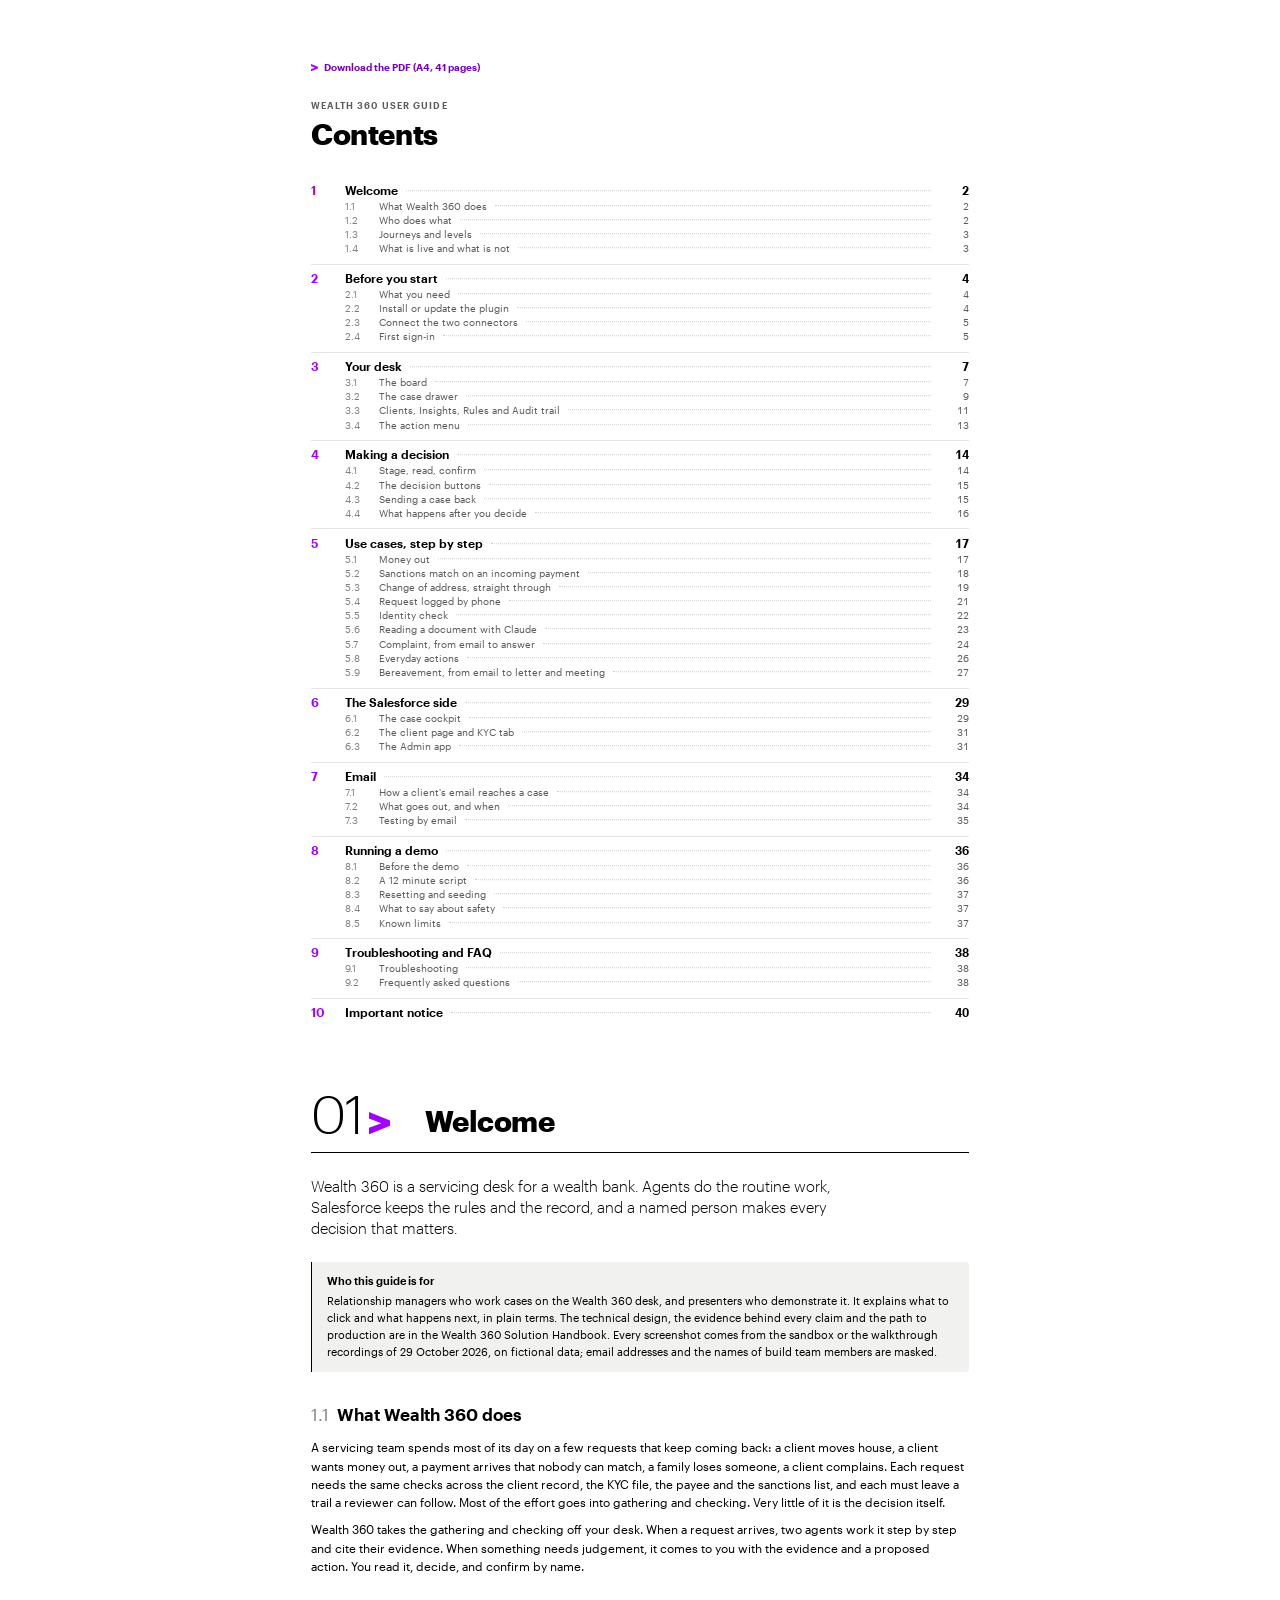
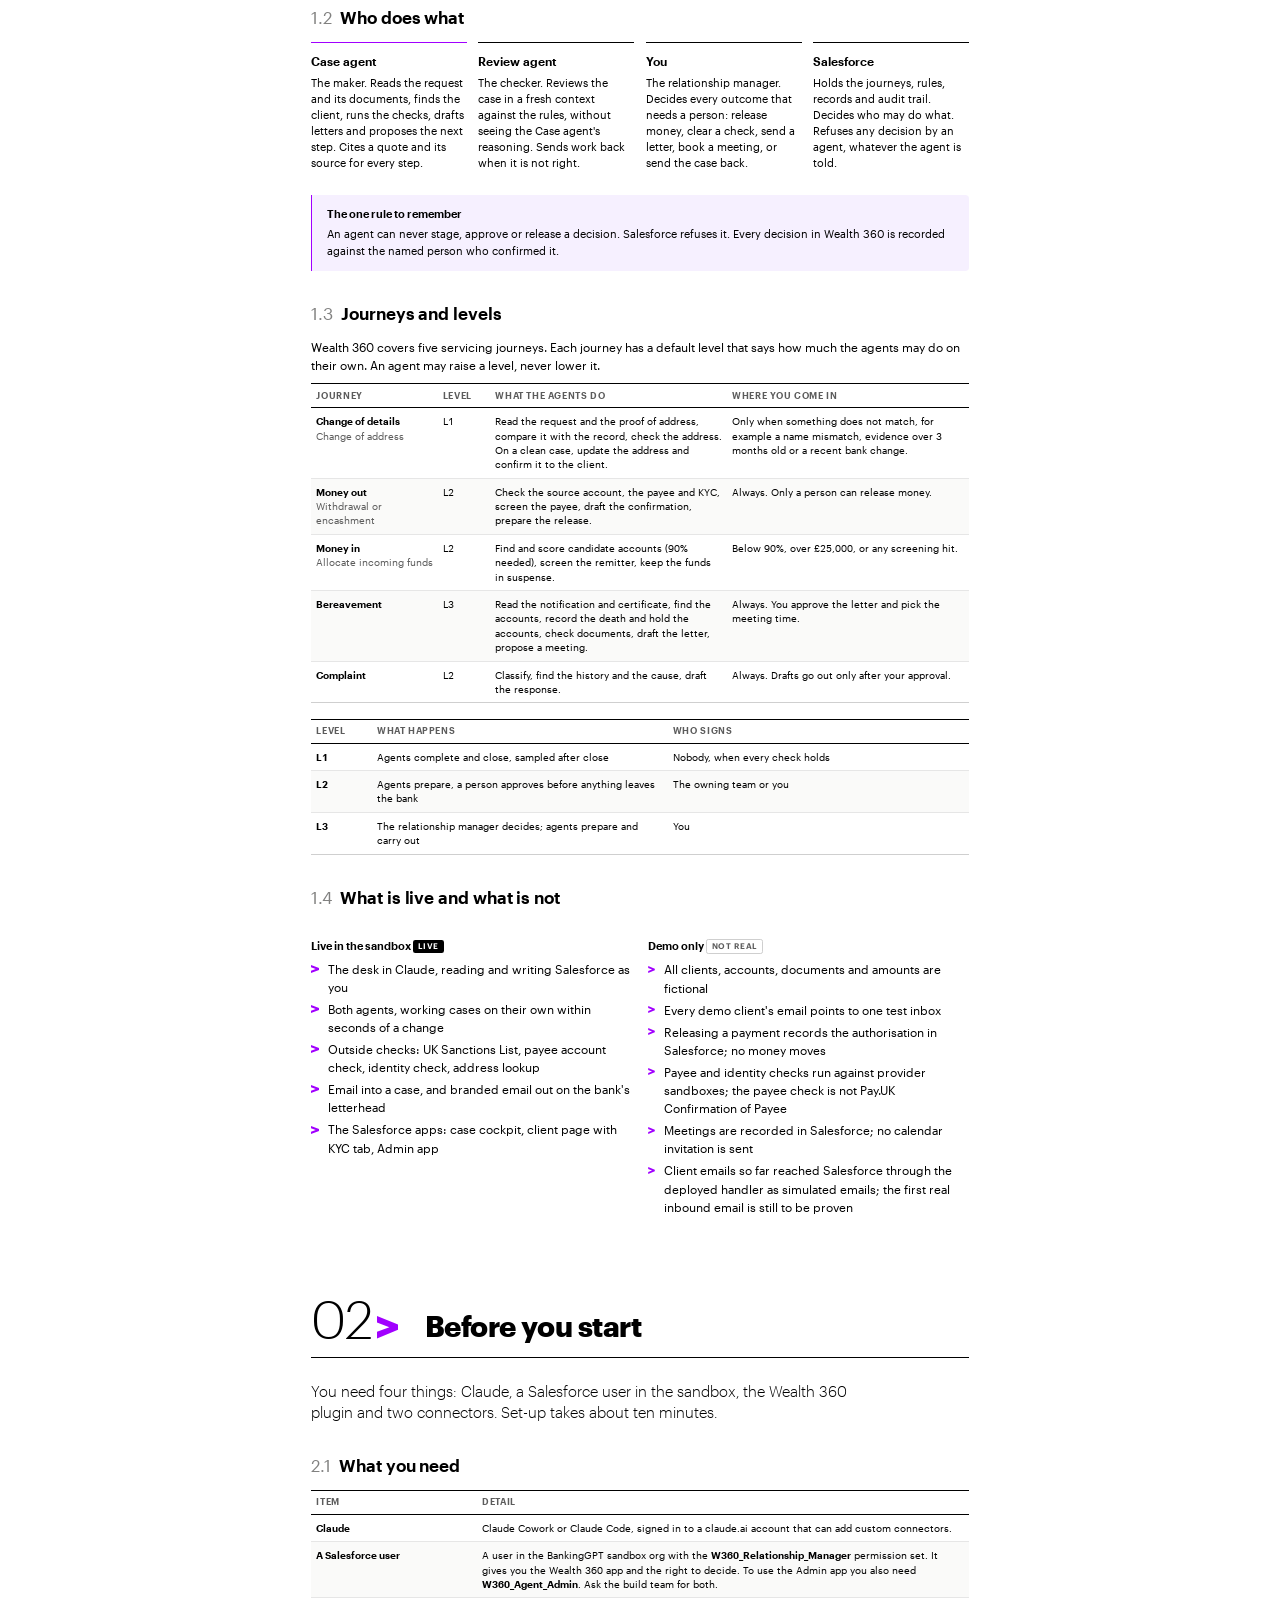
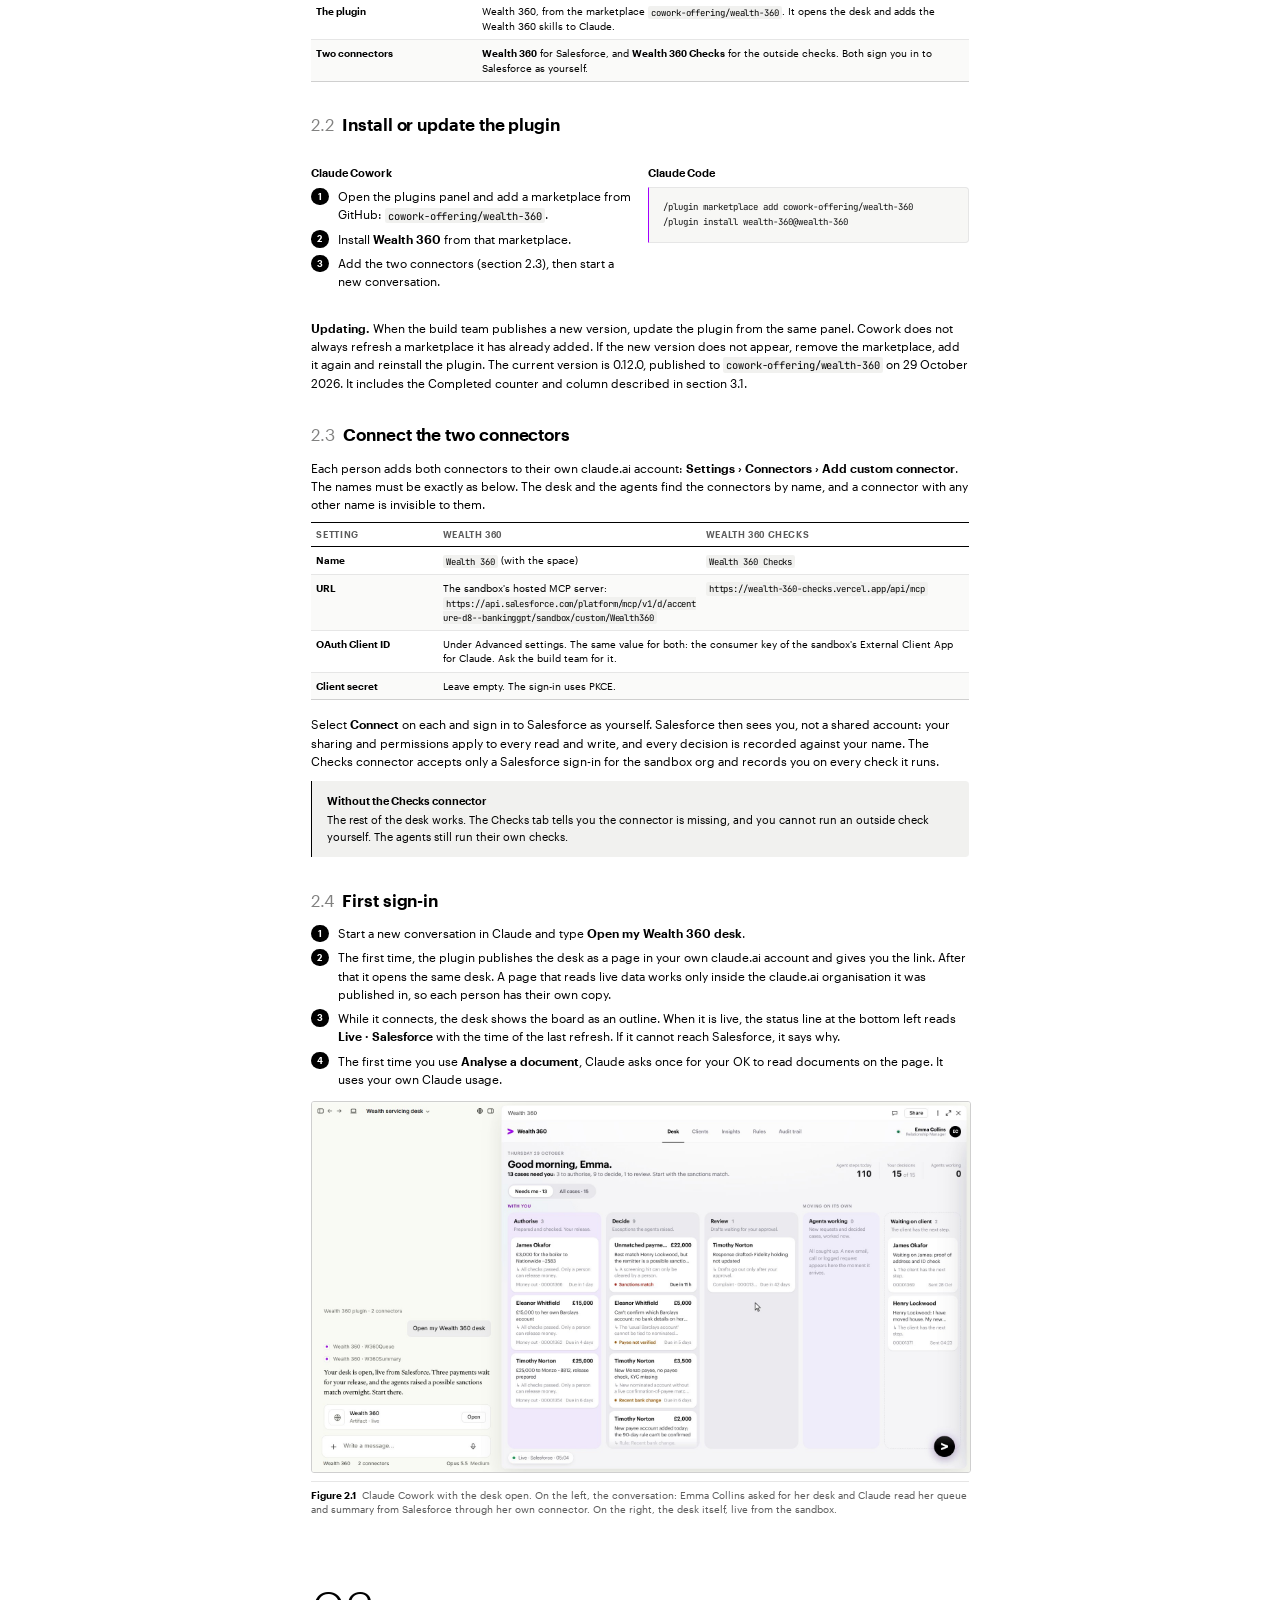
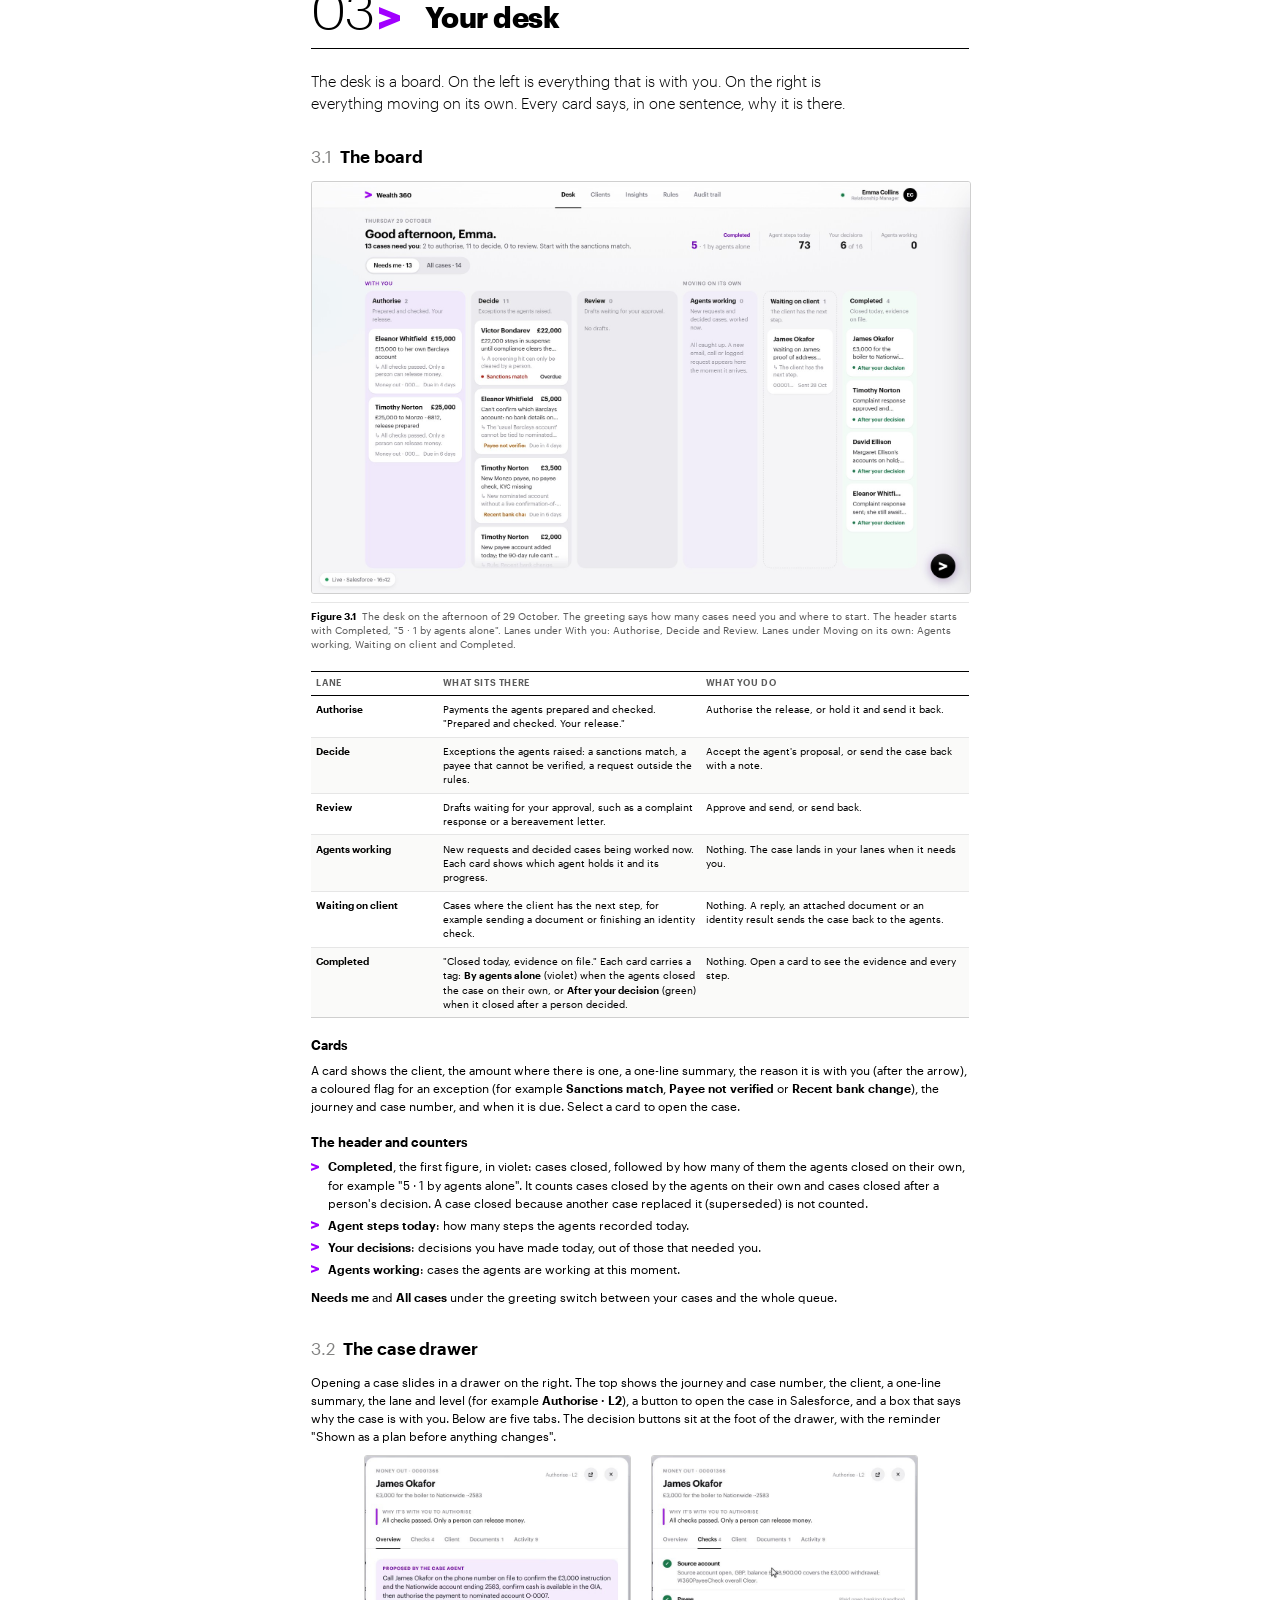
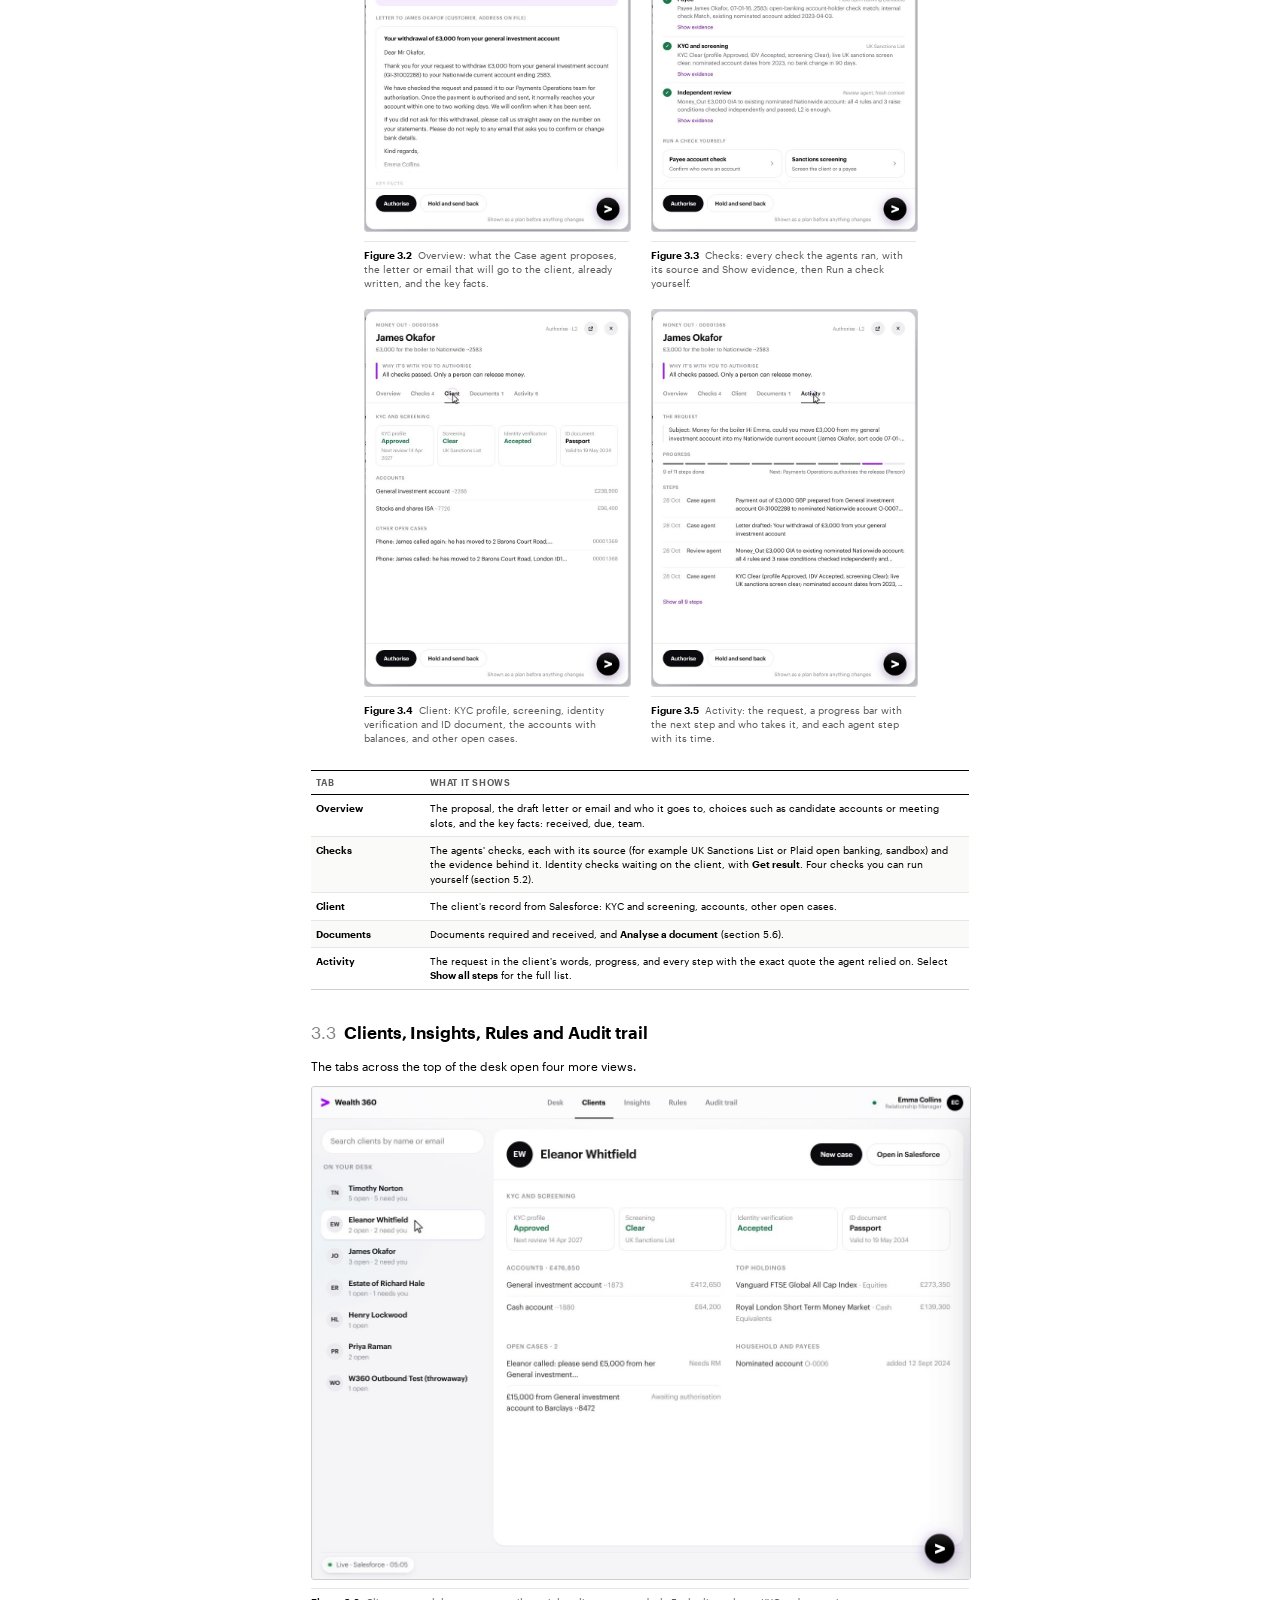
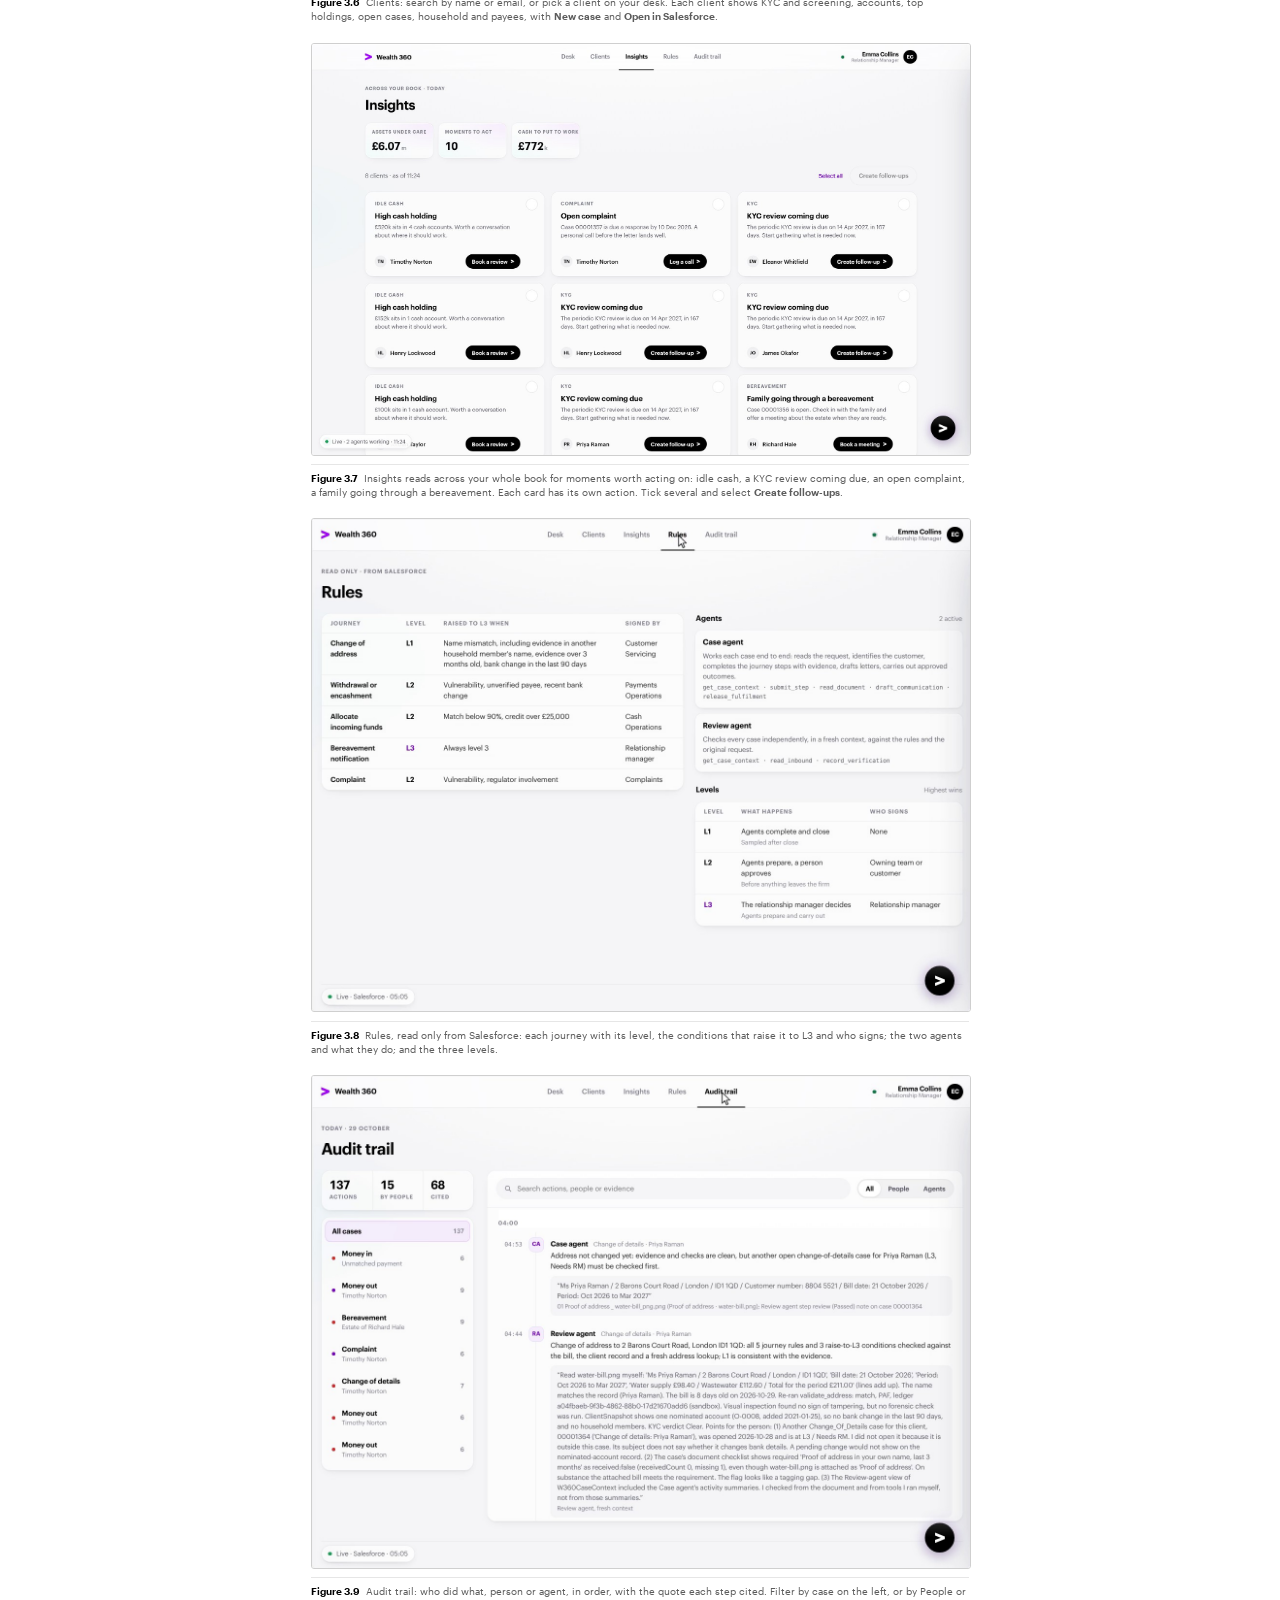
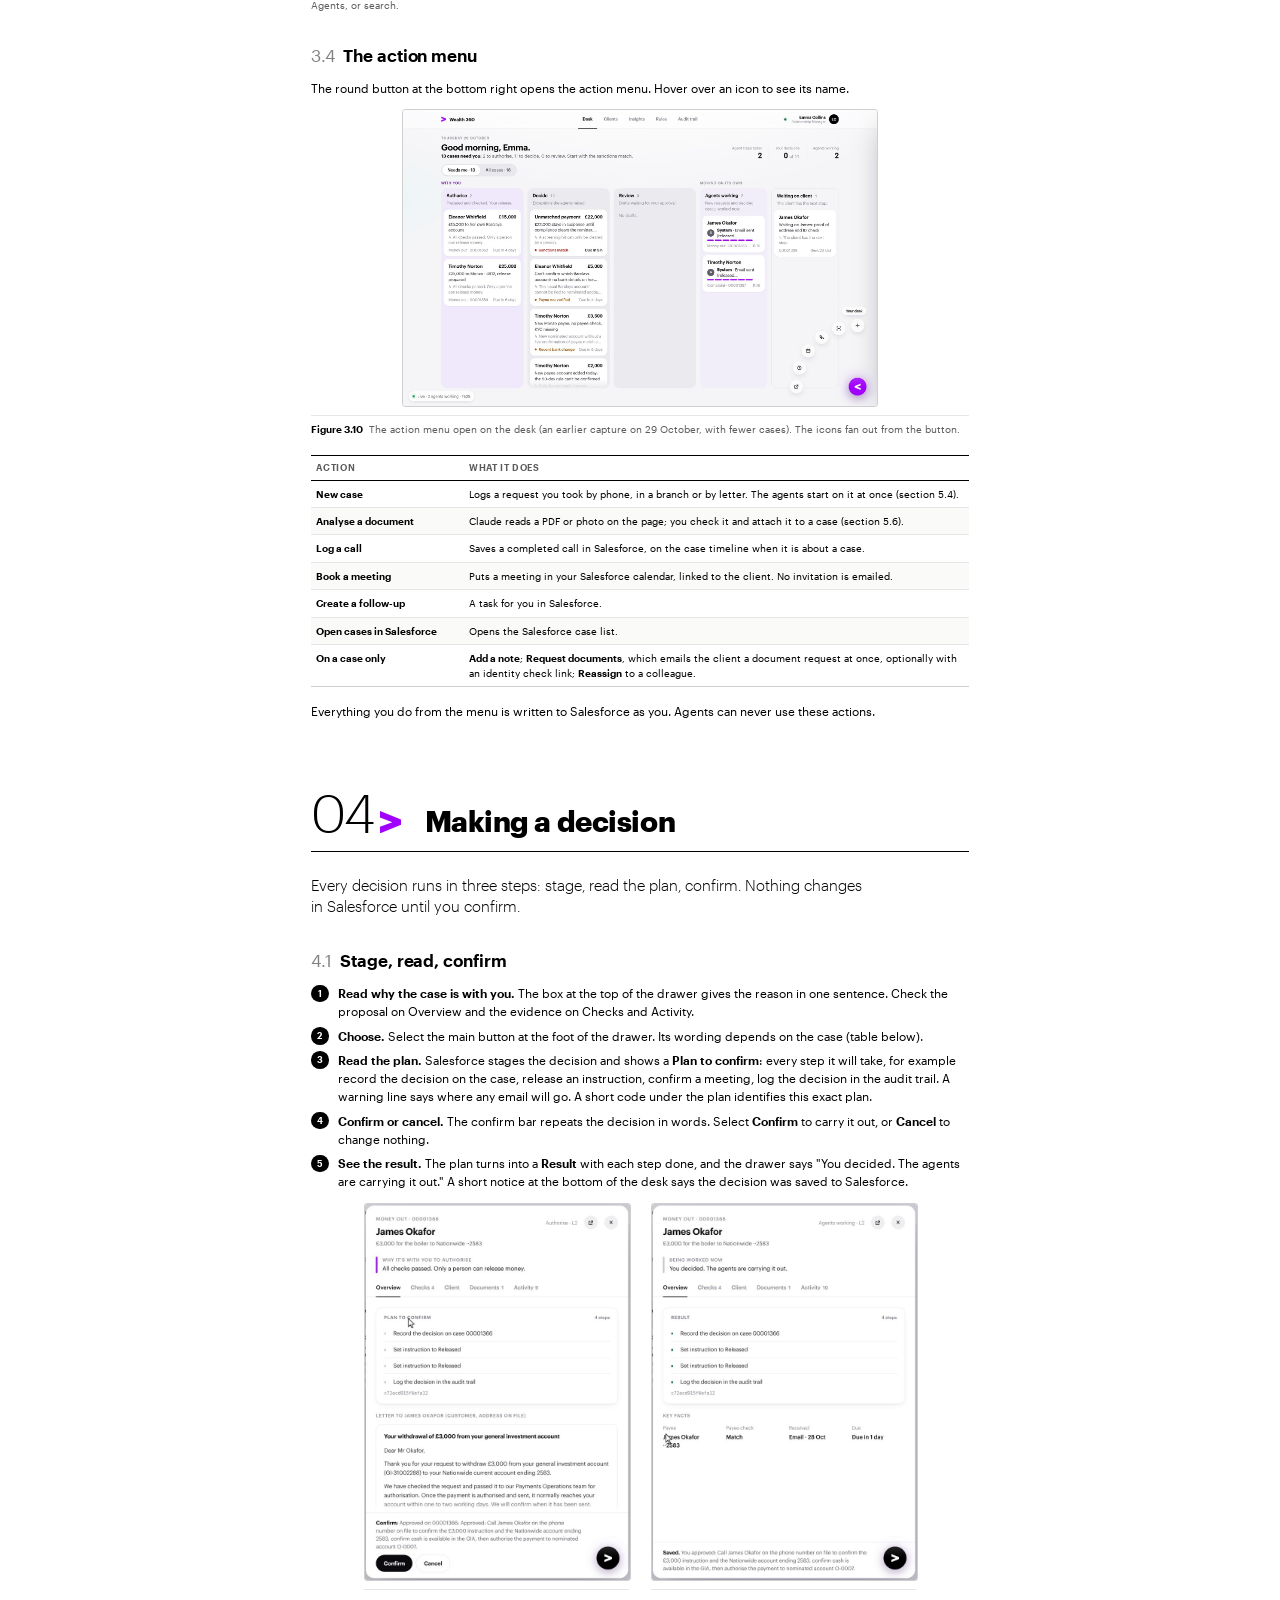
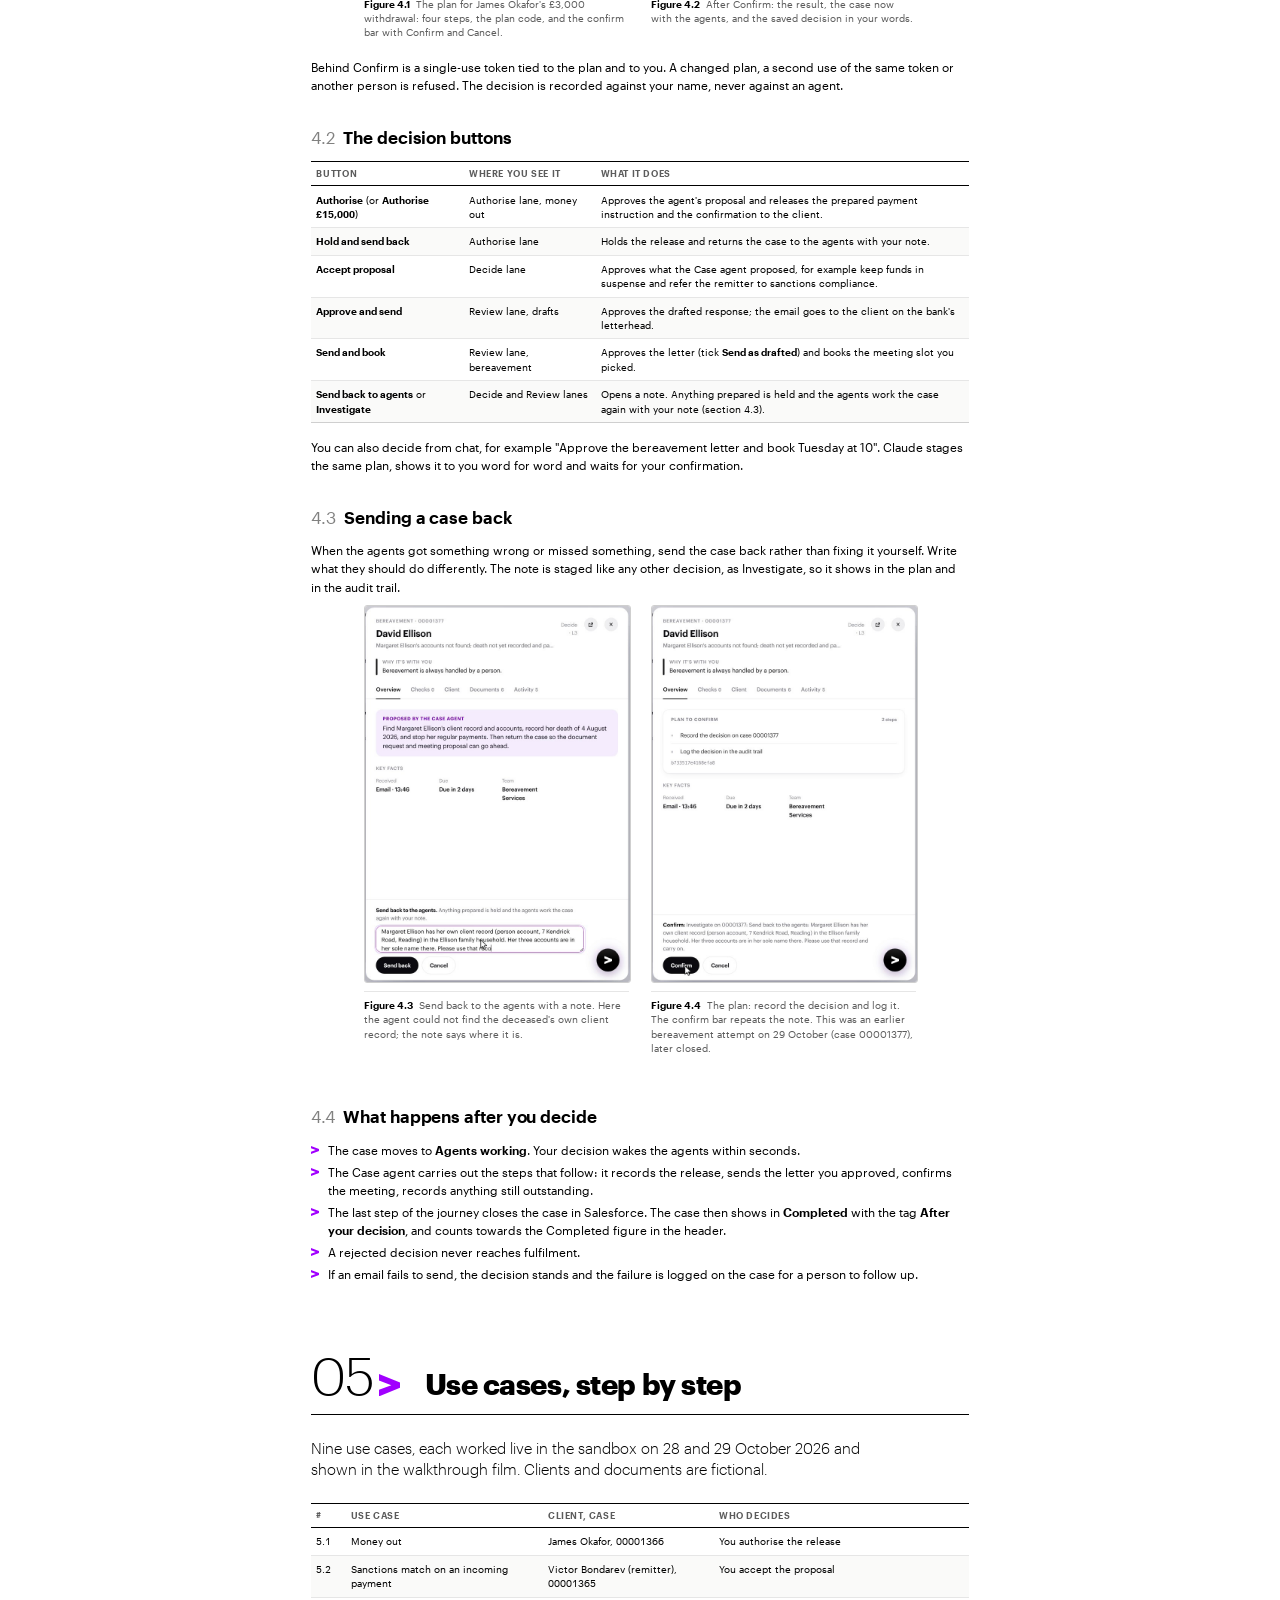
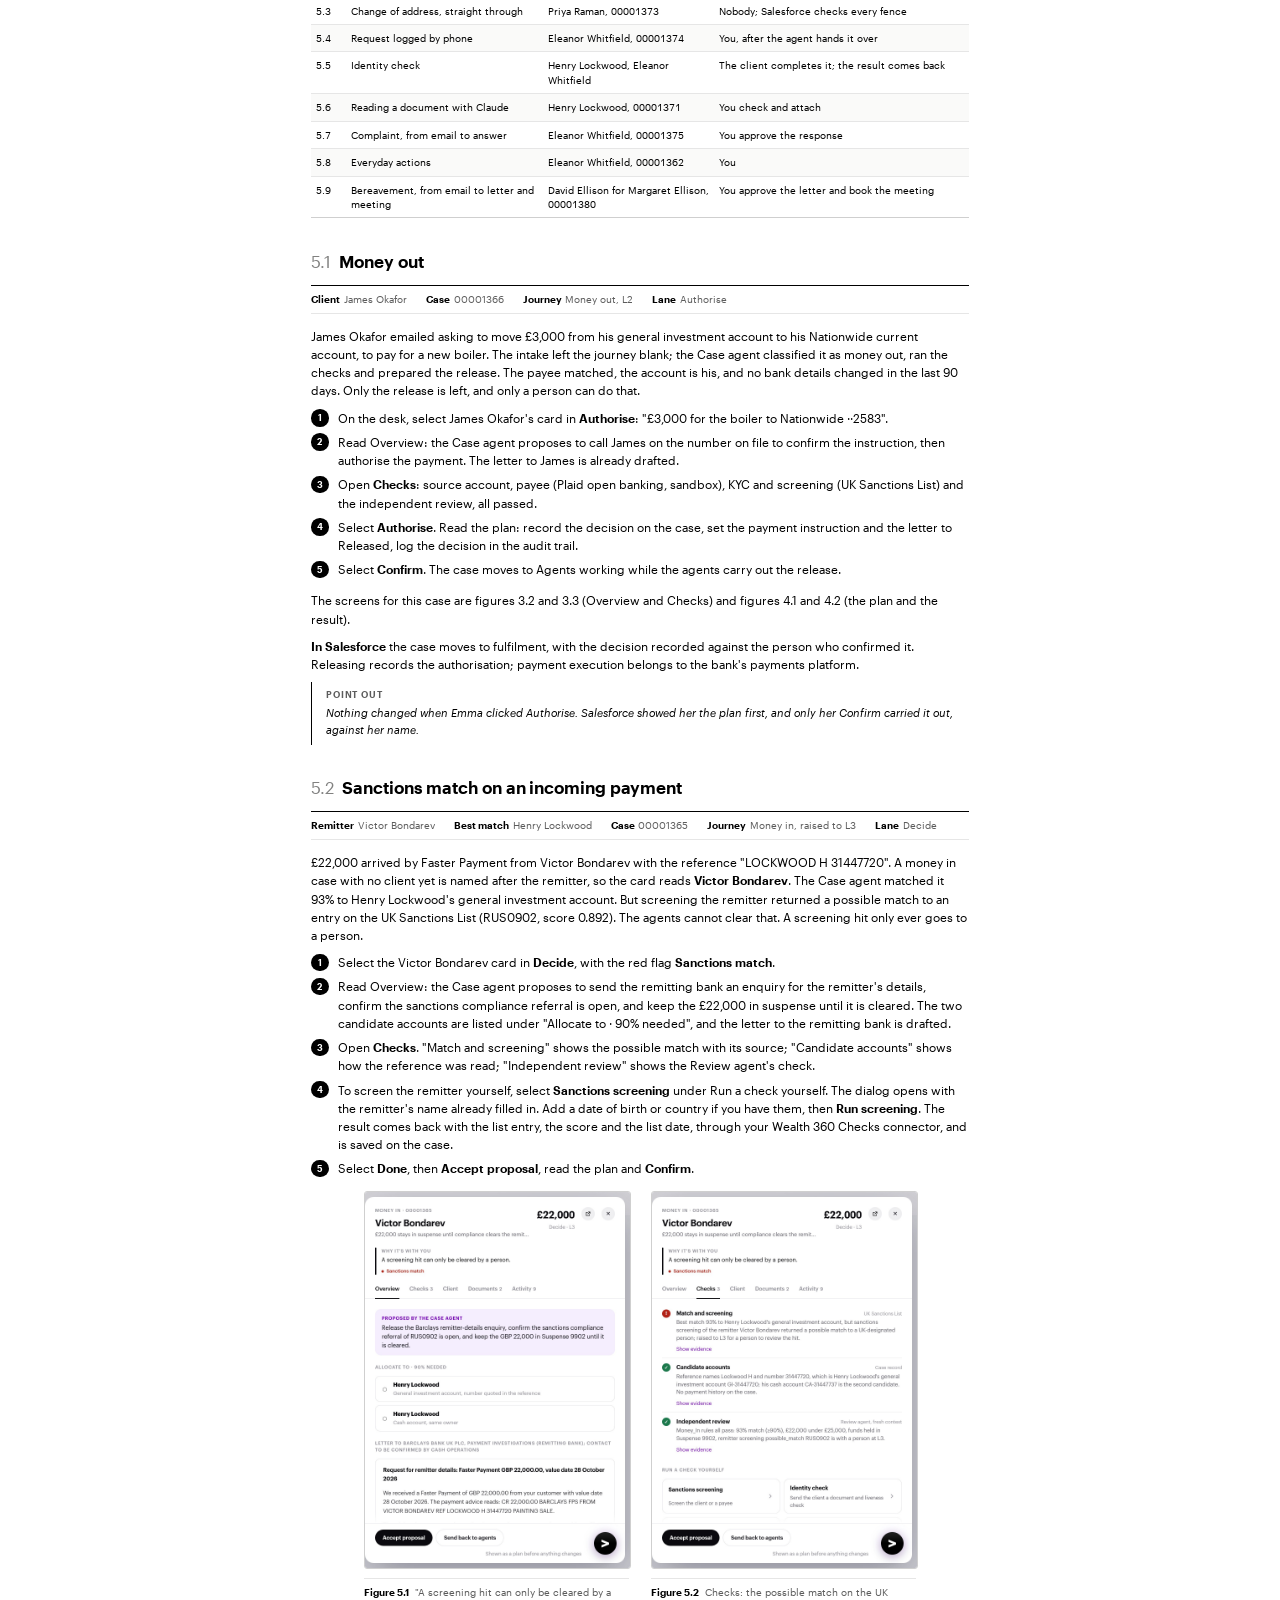
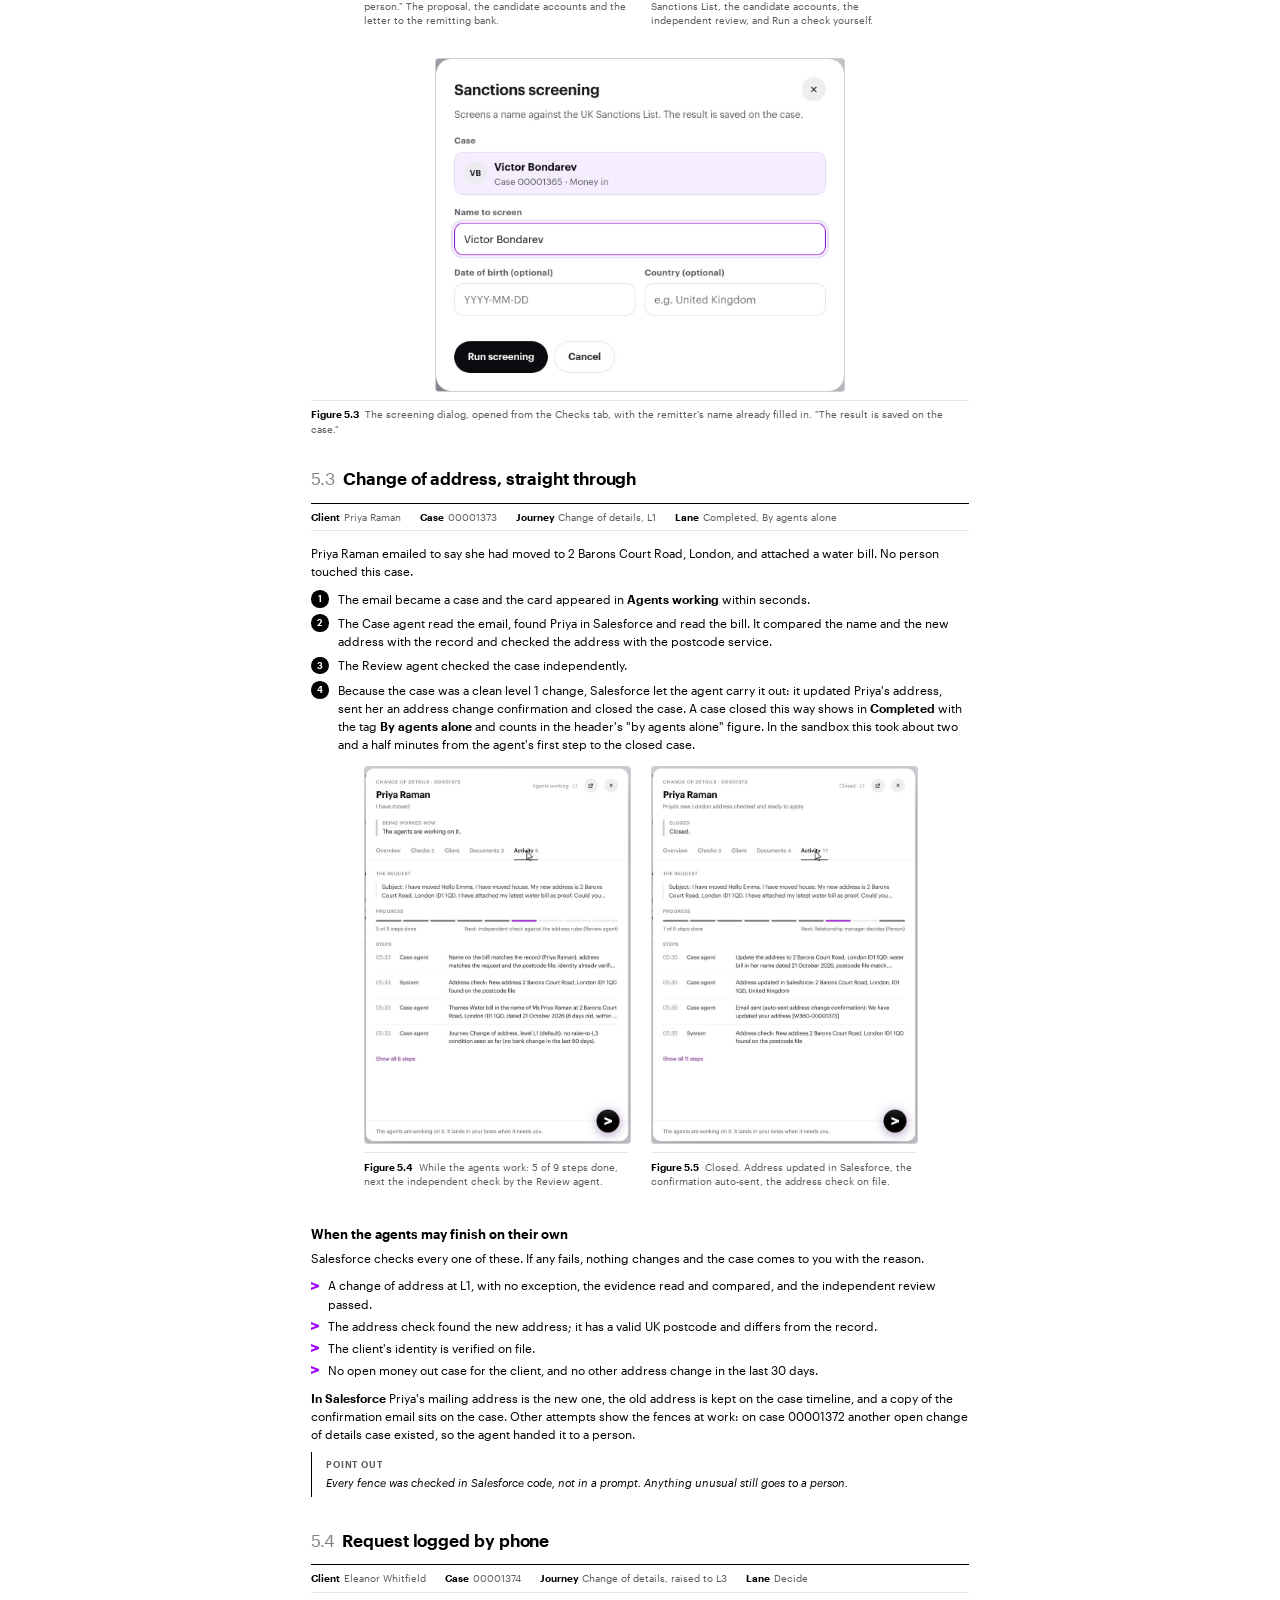
<file: docs/guide/index.html>
<!doctype html>
<html lang="en-GB">
<head>
<meta charset="utf-8">
<meta name="viewport" content="width=device-width, initial-scale=1">
<title>Wealth 360 User Guide</title>
<link rel="stylesheet" href="assets/guide.css">
</head>
<body class="screen"><p class="small" style="margin:0 0 6mm"><a href="user-guide.pdf" style="color:#7500C0;font-weight:600;display:inline-flex;align-items:baseline;gap:1.6mm"><svg viewBox="0 0 19.792 20.95" style="height:.7em;width:auto"><path fill="#A100FF" d="M0 0v5.97866l11.556 4.516L0 14.79v6.15467l19.792-8.016V7.97066Z"/></svg>Download the PDF (A4, 41 pages)</a></p>

<!-- ============================================================ CONTENTS -->
<section class="front">
  <div class="eyebrow">Wealth 360 User Guide</div>
  <h1 style="margin-bottom:7mm">Contents</h1>
  <ol class="toc"><li class="toc-h1"><a href="#t0"><span class="tn">1</span>Welcome</a><span class="dots"></span><span class="pg">2</span></li>
<li class="toc-h2"><a href="#t1"><span class="tn">1.1</span>What Wealth 360 does</a><span class="dots"></span><span class="pg">2</span></li>
<li class="toc-h2"><a href="#t2"><span class="tn">1.2</span>Who does what</a><span class="dots"></span><span class="pg">2</span></li>
<li class="toc-h2"><a href="#t3"><span class="tn">1.3</span>Journeys and levels</a><span class="dots"></span><span class="pg">3</span></li>
<li class="toc-h2"><a href="#t4"><span class="tn">1.4</span>What is live and what is not</a><span class="dots"></span><span class="pg">3</span></li>
<li class="toc-h1"><a href="#t5"><span class="tn">2</span>Before you start</a><span class="dots"></span><span class="pg">4</span></li>
<li class="toc-h2"><a href="#t6"><span class="tn">2.1</span>What you need</a><span class="dots"></span><span class="pg">4</span></li>
<li class="toc-h2"><a href="#t7"><span class="tn">2.2</span>Install or update the plugin</a><span class="dots"></span><span class="pg">4</span></li>
<li class="toc-h2"><a href="#t8"><span class="tn">2.3</span>Connect the two connectors</a><span class="dots"></span><span class="pg">5</span></li>
<li class="toc-h2"><a href="#t9"><span class="tn">2.4</span>First sign-in</a><span class="dots"></span><span class="pg">5</span></li>
<li class="toc-h1"><a href="#t10"><span class="tn">3</span>Your desk</a><span class="dots"></span><span class="pg">7</span></li>
<li class="toc-h2"><a href="#t11"><span class="tn">3.1</span>The board</a><span class="dots"></span><span class="pg">7</span></li>
<li class="toc-h2"><a href="#t12"><span class="tn">3.2</span>The case drawer</a><span class="dots"></span><span class="pg">9</span></li>
<li class="toc-h2"><a href="#t13"><span class="tn">3.3</span>Clients, Insights, Rules and Audit trail</a><span class="dots"></span><span class="pg">11</span></li>
<li class="toc-h2"><a href="#t14"><span class="tn">3.4</span>The action menu</a><span class="dots"></span><span class="pg">13</span></li>
<li class="toc-h1"><a href="#t15"><span class="tn">4</span>Making a decision</a><span class="dots"></span><span class="pg">14</span></li>
<li class="toc-h2"><a href="#t16"><span class="tn">4.1</span>Stage, read, confirm</a><span class="dots"></span><span class="pg">14</span></li>
<li class="toc-h2"><a href="#t17"><span class="tn">4.2</span>The decision buttons</a><span class="dots"></span><span class="pg">15</span></li>
<li class="toc-h2"><a href="#t18"><span class="tn">4.3</span>Sending a case back</a><span class="dots"></span><span class="pg">15</span></li>
<li class="toc-h2"><a href="#t19"><span class="tn">4.4</span>What happens after you decide</a><span class="dots"></span><span class="pg">16</span></li>
<li class="toc-h1"><a href="#t20"><span class="tn">5</span>Use cases, step by step</a><span class="dots"></span><span class="pg">17</span></li>
<li class="toc-h2"><a href="#t21"><span class="tn">5.1</span>Money out</a><span class="dots"></span><span class="pg">17</span></li>
<li class="toc-h2"><a href="#t22"><span class="tn">5.2</span>Sanctions match on an incoming payment</a><span class="dots"></span><span class="pg">18</span></li>
<li class="toc-h2"><a href="#t23"><span class="tn">5.3</span>Change of address, straight through</a><span class="dots"></span><span class="pg">19</span></li>
<li class="toc-h2"><a href="#t24"><span class="tn">5.4</span>Request logged by phone</a><span class="dots"></span><span class="pg">21</span></li>
<li class="toc-h2"><a href="#t25"><span class="tn">5.5</span>Identity check</a><span class="dots"></span><span class="pg">22</span></li>
<li class="toc-h2"><a href="#t26"><span class="tn">5.6</span>Reading a document with Claude</a><span class="dots"></span><span class="pg">23</span></li>
<li class="toc-h2"><a href="#t27"><span class="tn">5.7</span>Complaint, from email to answer</a><span class="dots"></span><span class="pg">24</span></li>
<li class="toc-h2"><a href="#t28"><span class="tn">5.8</span>Everyday actions</a><span class="dots"></span><span class="pg">26</span></li>
<li class="toc-h2"><a href="#t29"><span class="tn">5.9</span>Bereavement, from email to letter and meeting</a><span class="dots"></span><span class="pg">27</span></li>
<li class="toc-h1"><a href="#t30"><span class="tn">6</span>The Salesforce side</a><span class="dots"></span><span class="pg">29</span></li>
<li class="toc-h2"><a href="#t31"><span class="tn">6.1</span>The case cockpit</a><span class="dots"></span><span class="pg">29</span></li>
<li class="toc-h2"><a href="#t32"><span class="tn">6.2</span>The client page and KYC tab</a><span class="dots"></span><span class="pg">31</span></li>
<li class="toc-h2"><a href="#t33"><span class="tn">6.3</span>The Admin app</a><span class="dots"></span><span class="pg">31</span></li>
<li class="toc-h1"><a href="#t34"><span class="tn">7</span>Email</a><span class="dots"></span><span class="pg">34</span></li>
<li class="toc-h2"><a href="#t35"><span class="tn">7.1</span>How a client's email reaches a case</a><span class="dots"></span><span class="pg">34</span></li>
<li class="toc-h2"><a href="#t36"><span class="tn">7.2</span>What goes out, and when</a><span class="dots"></span><span class="pg">34</span></li>
<li class="toc-h2"><a href="#t37"><span class="tn">7.3</span>Testing by email</a><span class="dots"></span><span class="pg">35</span></li>
<li class="toc-h1"><a href="#t38"><span class="tn">8</span>Running a demo</a><span class="dots"></span><span class="pg">36</span></li>
<li class="toc-h2"><a href="#t39"><span class="tn">8.1</span>Before the demo</a><span class="dots"></span><span class="pg">36</span></li>
<li class="toc-h2"><a href="#t40"><span class="tn">8.2</span>A 12 minute script</a><span class="dots"></span><span class="pg">36</span></li>
<li class="toc-h2"><a href="#t41"><span class="tn">8.3</span>Resetting and seeding</a><span class="dots"></span><span class="pg">37</span></li>
<li class="toc-h2"><a href="#t42"><span class="tn">8.4</span>What to say about safety</a><span class="dots"></span><span class="pg">37</span></li>
<li class="toc-h2"><a href="#t43"><span class="tn">8.5</span>Known limits</a><span class="dots"></span><span class="pg">37</span></li>
<li class="toc-h1"><a href="#t44"><span class="tn">9</span>Troubleshooting and FAQ</a><span class="dots"></span><span class="pg">38</span></li>
<li class="toc-h2"><a href="#t45"><span class="tn">9.1</span>Troubleshooting</a><span class="dots"></span><span class="pg">38</span></li>
<li class="toc-h2"><a href="#t46"><span class="tn">9.2</span>Frequently asked questions</a><span class="dots"></span><span class="pg">38</span></li>
<li class="toc-h1"><a href="#t47"><span class="tn">10</span>Important notice</a><span class="dots"></span><span class="pg">40</span></li></ol>


</section>

<!-- ============================================================ 1 WELCOME -->
<section class="chapter">
  <div class="ch-head"><div class="ch-num">01<svg class="gtm" viewBox="0 0 19.792 20.95" aria-hidden="true"><path d="M0 0v5.97866l11.556 4.516L0 14.79v6.15467l19.792-8.016V7.97066Z"/></svg></div><h1 id="t0">Welcome</h1></div>
  <p class="lede">Wealth 360 is a servicing desk for a wealth bank. Agents do the routine work, Salesforce keeps the rules and the record, and a named person makes every decision that matters.</p>
  <div class="callout grey">
    <b>Who this guide is for</b>
    Relationship managers who work cases on the Wealth 360 desk, and presenters who demonstrate it. It explains what to click and what happens next, in plain terms. The technical design, the evidence behind every claim and the path to production are in the Wealth 360 Solution Handbook. Every screenshot comes from the sandbox or the walkthrough recordings of 29 October 2026, on fictional data; email addresses and the names of build team members are masked.
  </div>

  <h2 id="t1"><span class="sn">1.1</span>What Wealth 360 does</h2>
  <p>A servicing team spends most of its day on a few requests that keep coming back: a client moves house, a client wants money out, a payment arrives that nobody can match, a family loses someone, a client complains. Each request needs the same checks across the client record, the KYC file, the payee and the sanctions list, and each must leave a trail a reviewer can follow. Most of the effort goes into gathering and checking. Very little of it is the decision itself.</p>
  <p>Wealth 360 takes the gathering and checking off your desk. When a request arrives, two agents work it step by step and cite their evidence. When something needs judgement, it comes to you with the evidence and a proposed action. You read it, decide, and confirm by name.</p>

  <h2 id="t2"><span class="sn">1.2</span>Who does what</h2>
  <div class="grid4 keep">
    <div class="card acc"><h4>Case agent</h4><p>The maker. Reads the request and its documents, finds the client, runs the checks, drafts letters and proposes the next step. Cites a quote and its source for every step.</p></div>
    <div class="card"><h4>Review agent</h4><p>The checker. Reviews the case in a fresh context against the rules, without seeing the Case agent's reasoning. Sends work back when it is not right.</p></div>
    <div class="card"><h4>You</h4><p>The relationship manager. Decides every outcome that needs a person: release money, clear a check, send a letter, book a meeting, or send the case back.</p></div>
    <div class="card"><h4>Salesforce</h4><p>Holds the journeys, rules, records and audit trail. Decides who may do what. Refuses any decision by an agent, whatever the agent is told.</p></div>
  </div>
  <div class="callout"><b>The one rule to remember</b>An agent can never stage, approve or release a decision. Salesforce refuses it. Every decision in Wealth 360 is recorded against the named person who confirmed it.</div>

  <h2 id="t3"><span class="sn">1.3</span>Journeys and levels</h2>
  <p>Wealth 360 covers five servicing journeys. Each journey has a default level that says how much the agents may do on their own. An agent may raise a level, never lower it.</p>
  <table class="tbl keep">
    <thead><tr><th style="width:20%">Journey</th><th style="width:8%">Level</th><th style="width:36%">What the agents do</th><th>Where you come in</th></tr></thead>
    <tbody>
      <tr><td><b>Change of details</b><br><span class="small">Change of address</span></td><td>L1</td><td>Read the request and the proof of address, compare it with the record, check the address. On a clean case, update the address and confirm it to the client.</td><td>Only when something does not match, for example a name mismatch, evidence over 3 months old or a recent bank change.</td></tr>
      <tr><td><b>Money out</b><br><span class="small">Withdrawal or encashment</span></td><td>L2</td><td>Check the source account, the payee and KYC, screen the payee, draft the confirmation, prepare the release.</td><td>Always. Only a person can release money.</td></tr>
      <tr><td><b>Money in</b><br><span class="small">Allocate incoming funds</span></td><td>L2</td><td>Find and score candidate accounts (90% needed), screen the remitter, keep the funds in suspense.</td><td>Below 90%, over £25,000, or any screening hit.</td></tr>
      <tr><td><b>Bereavement</b></td><td>L3</td><td>Read the notification and certificate, find the accounts, record the death and hold the accounts, check documents, draft the letter, propose a meeting.</td><td>Always. You approve the letter and pick the meeting time.</td></tr>
      <tr><td><b>Complaint</b></td><td>L2</td><td>Classify, find the history and the cause, draft the response.</td><td>Always. Drafts go out only after your approval.</td></tr>
    </tbody>
  </table>
  <table class="tbl keep">
    <thead><tr><th style="width:10%">Level</th><th style="width:45%">What happens</th><th>Who signs</th></tr></thead>
    <tbody>
      <tr><td><b>L1</b></td><td>Agents complete and close, sampled after close</td><td>Nobody, when every check holds</td></tr>
      <tr><td><b>L2</b></td><td>Agents prepare, a person approves before anything leaves the bank</td><td>The owning team or you</td></tr>
      <tr><td><b>L3</b></td><td>The relationship manager decides; agents prepare and carry out</td><td>You</td></tr>
    </tbody>
  </table>

  <h2 id="t4"><span class="sn">1.4</span>What is live and what is not</h2>
  <div class="grid2 keep">
    <div><h4>Live in the sandbox <span class="tag live">Live</span></h4>
      <ul class="gt">
        <li>The desk in Claude, reading and writing Salesforce as you</li>
        <li>Both agents, working cases on their own within seconds of a change</li>
        <li>Outside checks: UK Sanctions List, payee account check, identity check, address lookup</li>
        <li>Email into a case, and branded email out on the bank's letterhead</li>
        <li>The Salesforce apps: case cockpit, client page with KYC tab, Admin app</li>
      </ul></div>
    <div><h4>Demo only <span class="tag plan">Not real</span></h4>
      <ul class="gt">
        <li>All clients, accounts, documents and amounts are fictional</li>
        <li>Every demo client's email points to one test inbox</li>
        <li>Releasing a payment records the authorisation in Salesforce; no money moves</li>
        <li>Payee and identity checks run against provider sandboxes; the payee check is not Pay.UK Confirmation of Payee</li>
        <li>Meetings are recorded in Salesforce; no calendar invitation is sent</li>
        <li>Client emails so far reached Salesforce through the deployed handler as simulated emails; the first real inbound email is still to be proven</li>
      </ul></div>
  </div>
</section>

<!-- ============================================================ 2 BEFORE YOU START -->
<section class="chapter">
  <div class="ch-head"><div class="ch-num">02<svg class="gtm" viewBox="0 0 19.792 20.95" aria-hidden="true"><path d="M0 0v5.97866l11.556 4.516L0 14.79v6.15467l19.792-8.016V7.97066Z"/></svg></div><h1 id="t5">Before you start</h1></div>
  <p class="lede">You need four things: Claude, a Salesforce user in the sandbox, the Wealth 360 plugin and two connectors. Set-up takes about ten minutes.</p>

  <h2 id="t6"><span class="sn">2.1</span>What you need</h2>
  <table class="tbl keep">
    <thead><tr><th style="width:26%">Item</th><th>Detail</th></tr></thead>
    <tbody>
      <tr><td><b>Claude</b></td><td>Claude Cowork or Claude Code, signed in to a claude.ai account that can add custom connectors.</td></tr>
      <tr><td><b>A Salesforce user</b></td><td>A user in the BankingGPT sandbox org with the <span class="ui">W360_Relationship_Manager</span> permission set. It gives you the Wealth 360 app and the right to decide. To use the Admin app you also need <span class="ui">W360_Agent_Admin</span>. Ask the build team for both.</td></tr>
      <tr><td><b>The plugin</b></td><td>Wealth 360, from the marketplace <code>cowork-offering/wealth-360</code>. It opens the desk and adds the Wealth 360 skills to Claude.</td></tr>
      <tr><td><b>Two connectors</b></td><td><b>Wealth 360</b> for Salesforce, and <b>Wealth 360 Checks</b> for the outside checks. Both sign you in to Salesforce as yourself.</td></tr>
    </tbody>
  </table>

  <h2 id="t7"><span class="sn">2.2</span>Install or update the plugin</h2>
  <div class="grid2 keep">
    <div><h4>Claude Cowork</h4>
      <ol class="steps">
        <li>Open the plugins panel and add a marketplace from GitHub: <code>cowork-offering/wealth-360</code>.</li>
        <li>Install <span class="ui">Wealth 360</span> from that marketplace.</li>
        <li>Add the two connectors (section 2.3), then start a new conversation.</li>
      </ol></div>
    <div><h4>Claude Code</h4>
<pre style="margin-top:0">/plugin marketplace add cowork-offering/wealth-360
/plugin install wealth-360@wealth-360</pre>
    </div>
  </div>
  <p><b>Updating.</b> When the build team publishes a new version, update the plugin from the same panel. Cowork does not always refresh a marketplace it has already added. If the new version does not appear, remove the marketplace, add it again and reinstall the plugin. The current version is 0.12.0, published to <code>cowork-offering/wealth-360</code> on 29 October 2026. It includes the Completed counter and column described in section 3.1.</p>

  <h2 id="t8"><span class="sn">2.3</span>Connect the two connectors</h2>
  <p>Each person adds both connectors to their own claude.ai account: <span class="ui">Settings › Connectors › Add custom connector</span>. The names must be exactly as below. The desk and the agents find the connectors by name, and a connector with any other name is invisible to them.</p>
  <table class="tbl keep">
    <thead><tr><th style="width:20%">Setting</th><th style="width:40%">Wealth 360</th><th>Wealth 360 Checks</th></tr></thead>
    <tbody>
      <tr><td><b>Name</b></td><td><code>Wealth 360</code> (with the space)</td><td><code>Wealth 360 Checks</code></td></tr>
      <tr><td><b>URL</b></td><td>The sandbox's hosted MCP server: <code>https://api.salesforce.com/platform/mcp/v1/d/accenture-d8--bankinggpt/sandbox/custom/Wealth360</code></td><td><code>https://wealth-360-checks.vercel.app/api/mcp</code></td></tr>
      <tr><td><b>OAuth Client ID</b></td><td colspan="2">Under Advanced settings. The same value for both: the consumer key of the sandbox's External Client App for Claude. Ask the build team for it.</td></tr>
      <tr><td><b>Client secret</b></td><td colspan="2">Leave empty. The sign-in uses PKCE.</td></tr>
    </tbody>
  </table>
  <p>Select <span class="ui">Connect</span> on each and sign in to Salesforce as yourself. Salesforce then sees you, not a shared account: your sharing and permissions apply to every read and write, and every decision is recorded against your name. The Checks connector accepts only a Salesforce sign-in for the sandbox org and records you on every check it runs.</p>
  <div class="callout grey"><b>Without the Checks connector</b>The rest of the desk works. The Checks tab tells you the connector is missing, and you cannot run an outside check yourself. The agents still run their own checks.</div>

  <h2 id="t9"><span class="sn">2.4</span>First sign-in</h2>
  <ol class="steps">
    <li>Start a new conversation in Claude and type <b>Open my Wealth 360 desk</b>.</li>
    <li>The first time, the plugin publishes the desk as a page in your own claude.ai account and gives you the link. After that it opens the same desk. A page that reads live data works only inside the claude.ai organisation it was published in, so each person has their own copy.</li>
    <li>While it connects, the desk shows the board as an outline. When it is live, the status line at the bottom left reads <span class="ui">Live · Salesforce</span> with the time of the last refresh. If it cannot reach Salesforce, it says why.</li>
    <li>The first time you use <span class="ui">Analyse a document</span>, Claude asks once for your OK to read documents on the page. It uses your own Claude usage.</li>
  </ol>
  <figure class="wide">
    <img src="assets/img/claude-desk.jpg" alt="Claude with the Wealth 360 desk open">
    <figcaption><b>Figure 2.1</b>Claude Cowork with the desk open. On the left, the conversation: Emma Collins asked for her desk and Claude read her queue and summary from Salesforce through her own connector. On the right, the desk itself, live from the sandbox.</figcaption>
  </figure>
</section>

<!-- ============================================================ 3 YOUR DESK -->
<section class="chapter">
  <div class="ch-head"><div class="ch-num">03<svg class="gtm" viewBox="0 0 19.792 20.95" aria-hidden="true"><path d="M0 0v5.97866l11.556 4.516L0 14.79v6.15467l19.792-8.016V7.97066Z"/></svg></div><h1 id="t10">Your desk</h1></div>
  <p class="lede">The desk is a board. On the left is everything that is with you. On the right is everything moving on its own. Every card says, in one sentence, why it is there.</p>

  <h2 id="t11"><span class="sn">3.1</span>The board</h2>
  <figure>
    <img src="assets/img/desk-board-v2.jpg" alt="The Wealth 360 desk board">
    <figcaption><b>Figure 3.1</b>The desk on the afternoon of 29 October. The greeting says how many cases need you and where to start. The header starts with Completed, "5 · 1 by agents alone". Lanes under With you: Authorise, Decide and Review. Lanes under Moving on its own: Agents working, Waiting on client and Completed.</figcaption>
  </figure>
  <table class="tbl keep">
    <thead><tr><th style="width:20%">Lane</th><th style="width:40%">What sits there</th><th>What you do</th></tr></thead>
    <tbody>
      <tr><td><b>Authorise</b></td><td>Payments the agents prepared and checked. "Prepared and checked. Your release."</td><td>Authorise the release, or hold it and send it back.</td></tr>
      <tr><td><b>Decide</b></td><td>Exceptions the agents raised: a sanctions match, a payee that cannot be verified, a request outside the rules.</td><td>Accept the agent's proposal, or send the case back with a note.</td></tr>
      <tr><td><b>Review</b></td><td>Drafts waiting for your approval, such as a complaint response or a bereavement letter.</td><td>Approve and send, or send back.</td></tr>
      <tr><td><b>Agents working</b></td><td>New requests and decided cases being worked now. Each card shows which agent holds it and its progress.</td><td>Nothing. The case lands in your lanes when it needs you.</td></tr>
      <tr><td><b>Waiting on client</b></td><td>Cases where the client has the next step, for example sending a document or finishing an identity check.</td><td>Nothing. A reply, an attached document or an identity result sends the case back to the agents.</td></tr>
      <tr><td><b>Completed</b></td><td>"Closed today, evidence on file." Each card carries a tag: <b>By agents alone</b> (violet) when the agents closed the case on their own, or <b>After your decision</b> (green) when it closed after a person decided.</td><td>Nothing. Open a card to see the evidence and every step.</td></tr>
    </tbody>
  </table>
  <h3>Cards</h3>
  <p>A card shows the client, the amount where there is one, a one-line summary, the reason it is with you (after the arrow), a coloured flag for an exception (for example <b>Sanctions match</b>, <b>Payee not verified</b> or <b>Recent bank change</b>), the journey and case number, and when it is due. Select a card to open the case.</p>
  <h3>The header and counters</h3>
  <ul class="gt">
    <li><b>Completed</b>, the first figure, in violet: cases closed, followed by how many of them the agents closed on their own, for example "5 · 1 by agents alone". It counts cases closed by the agents on their own and cases closed after a person's decision. A case closed because another case replaced it (superseded) is not counted.</li>
    <li><b>Agent steps today</b>: how many steps the agents recorded today.</li>
    <li><b>Your decisions</b>: decisions you have made today, out of those that needed you.</li>
    <li><b>Agents working</b>: cases the agents are working at this moment.</li>
  </ul>
  <p><b>Needs me</b> and <b>All cases</b> under the greeting switch between your cases and the whole queue.</p>

  <h2 id="t12"><span class="sn">3.2</span>The case drawer</h2>
  <p>Opening a case slides in a drawer on the right. The top shows the journey and case number, the client, a one-line summary, the lane and level (for example <span class="ui">Authorise · L2</span>), a button to open the case in Salesforce, and a box that says why the case is with you. Below are five tabs. The decision buttons sit at the foot of the drawer, with the reminder "Shown as a plan before anything changes".</p>
  <div class="fig-half keep">
    <figure><img src="assets/img/drawer-overview.jpg" alt="Case drawer, Overview"><figcaption><b>Figure 3.2</b>Overview: what the Case agent proposes, the letter or email that will go to the client, already written, and the key facts.</figcaption></figure>
    <figure><img src="assets/img/drawer-checks.jpg" alt="Case drawer, Checks"><figcaption><b>Figure 3.3</b>Checks: every check the agents ran, with its source and Show evidence, then Run a check yourself.</figcaption></figure>
  </div>
  <div class="fig-half keep">
    <figure><img src="assets/img/drawer-client.jpg" alt="Case drawer, Client"><figcaption><b>Figure 3.4</b>Client: KYC profile, screening, identity verification and ID document, the accounts with balances, and other open cases.</figcaption></figure>
    <figure><img src="assets/img/drawer-activity.jpg" alt="Case drawer, Activity"><figcaption><b>Figure 3.5</b>Activity: the request, a progress bar with the next step and who takes it, and each agent step with its time.</figcaption></figure>
  </div>
  <table class="tbl keep">
    <thead><tr><th style="width:18%">Tab</th><th>What it shows</th></tr></thead>
    <tbody>
      <tr><td><b>Overview</b></td><td>The proposal, the draft letter or email and who it goes to, choices such as candidate accounts or meeting slots, and the key facts: received, due, team.</td></tr>
      <tr><td><b>Checks</b></td><td>The agents' checks, each with its source (for example UK Sanctions List or Plaid open banking, sandbox) and the evidence behind it. Identity checks waiting on the client, with <span class="ui">Get result</span>. Four checks you can run yourself (section 5.2).</td></tr>
      <tr><td><b>Client</b></td><td>The client's record from Salesforce: KYC and screening, accounts, other open cases.</td></tr>
      <tr><td><b>Documents</b></td><td>Documents required and received, and <span class="ui">Analyse a document</span> (section 5.6).</td></tr>
      <tr><td><b>Activity</b></td><td>The request in the client's words, progress, and every step with the exact quote the agent relied on. Select <span class="ui">Show all steps</span> for the full list.</td></tr>
    </tbody>
  </table>

  <h2 id="t13"><span class="sn">3.3</span>Clients, Insights, Rules and Audit trail</h2>
  <p>The tabs across the top of the desk open four more views.</p>
  <figure class="wide">
    <img src="assets/img/desk-clients.jpg" alt="Clients">
    <figcaption><b>Figure 3.6</b>Clients: search by name or email, or pick a client on your desk. Each client shows KYC and screening, accounts, top holdings, open cases, household and payees, with <span class="ui">New case</span> and <span class="ui">Open in Salesforce</span>.</figcaption>
  </figure>
  <figure class="wide">
    <img src="assets/img/desk-insights.jpg" alt="Insights">
    <figcaption><b>Figure 3.7</b>Insights reads across your whole book for moments worth acting on: idle cash, a KYC review coming due, an open complaint, a family going through a bereavement. Each card has its own action. Tick several and select <span class="ui">Create follow-ups</span>.</figcaption>
  </figure>
  <figure class="wide">
    <img src="assets/img/desk-rules.jpg" alt="Rules">
    <figcaption><b>Figure 3.8</b>Rules, read only from Salesforce: each journey with its level, the conditions that raise it to L3 and who signs; the two agents and what they do; and the three levels.</figcaption>
  </figure>
  <figure class="wide">
    <img src="assets/img/desk-audit.jpg" alt="Audit trail">
    <figcaption><b>Figure 3.9</b>Audit trail: who did what, person or agent, in order, with the quote each step cited. Filter by case on the left, or by People or Agents, or search.</figcaption>
  </figure>

  <h2 id="t14"><span class="sn">3.4</span>The action menu</h2>
  <p>The round button at the bottom right opens the action menu. Hover over an icon to see its name.</p>
  <figure class="narrow">
    <img src="assets/img/desk.jpg" alt="The action menu open on the desk">
    <figcaption><b>Figure 3.10</b>The action menu open on the desk (an earlier capture on 29 October, with fewer cases). The icons fan out from the button.</figcaption>
  </figure>
  <table class="tbl keep">
    <thead><tr><th style="width:24%">Action</th><th>What it does</th></tr></thead>
    <tbody>
      <tr><td><b>New case</b></td><td>Logs a request you took by phone, in a branch or by letter. The agents start on it at once (section 5.4).</td></tr>
      <tr><td><b>Analyse a document</b></td><td>Claude reads a PDF or photo on the page; you check it and attach it to a case (section 5.6).</td></tr>
      <tr><td><b>Log a call</b></td><td>Saves a completed call in Salesforce, on the case timeline when it is about a case.</td></tr>
      <tr><td><b>Book a meeting</b></td><td>Puts a meeting in your Salesforce calendar, linked to the client. No invitation is emailed.</td></tr>
      <tr><td><b>Create a follow-up</b></td><td>A task for you in Salesforce.</td></tr>
      <tr><td><b>Open cases in Salesforce</b></td><td>Opens the Salesforce case list.</td></tr>
      <tr><td><b>On a case only</b></td><td><b>Add a note</b>; <b>Request documents</b>, which emails the client a document request at once, optionally with an identity check link; <b>Reassign</b> to a colleague.</td></tr>
    </tbody>
  </table>
  <p>Everything you do from the menu is written to Salesforce as you. Agents can never use these actions.</p>
</section>

<!-- ============================================================ 4 MAKING A DECISION -->
<section class="chapter">
  <div class="ch-head"><div class="ch-num">04<svg class="gtm" viewBox="0 0 19.792 20.95" aria-hidden="true"><path d="M0 0v5.97866l11.556 4.516L0 14.79v6.15467l19.792-8.016V7.97066Z"/></svg></div><h1 id="t15">Making a decision</h1></div>
  <p class="lede">Every decision runs in three steps: stage, read the plan, confirm. Nothing changes in Salesforce until you confirm.</p>

  <h2 id="t16"><span class="sn">4.1</span>Stage, read, confirm</h2>
  <ol class="steps">
    <li><b>Read why the case is with you.</b> The box at the top of the drawer gives the reason in one sentence. Check the proposal on Overview and the evidence on Checks and Activity.</li>
    <li><b>Choose.</b> Select the main button at the foot of the drawer. Its wording depends on the case (table below).</li>
    <li><b>Read the plan.</b> Salesforce stages the decision and shows a <span class="ui">Plan to confirm</span>: every step it will take, for example record the decision on the case, release an instruction, confirm a meeting, log the decision in the audit trail. A warning line says where any email will go. A short code under the plan identifies this exact plan.</li>
    <li><b>Confirm or cancel.</b> The confirm bar repeats the decision in words. Select <span class="ui">Confirm</span> to carry it out, or <span class="ui">Cancel</span> to change nothing.</li>
    <li><b>See the result.</b> The plan turns into a <span class="ui">Result</span> with each step done, and the drawer says "You decided. The agents are carrying it out." A short notice at the bottom of the desk says the decision was saved to Salesforce.</li>
  </ol>
  <div class="fig-half keep">
    <figure><img src="assets/img/uc1-plan.jpg" alt="Plan to confirm"><figcaption><b>Figure 4.1</b>The plan for James Okafor's £3,000 withdrawal: four steps, the plan code, and the confirm bar with Confirm and Cancel.</figcaption></figure>
    <figure><img src="assets/img/uc1-result.jpg" alt="Result after confirm"><figcaption><b>Figure 4.2</b>After Confirm: the result, the case now with the agents, and the saved decision in your words.</figcaption></figure>
  </div>
  <p>Behind Confirm is a single-use token tied to the plan and to you. A changed plan, a second use of the same token or another person is refused. The decision is recorded against your name, never against an agent.</p>

  <h2 id="t17"><span class="sn">4.2</span>The decision buttons</h2>
  <table class="tbl keep">
    <thead><tr><th style="width:24%">Button</th><th style="width:20%">Where you see it</th><th>What it does</th></tr></thead>
    <tbody>
      <tr><td><b>Authorise</b> (or <b>Authorise £15,000</b>)</td><td>Authorise lane, money out</td><td>Approves the agent's proposal and releases the prepared payment instruction and the confirmation to the client.</td></tr>
      <tr><td><b>Hold and send back</b></td><td>Authorise lane</td><td>Holds the release and returns the case to the agents with your note.</td></tr>
      <tr><td><b>Accept proposal</b></td><td>Decide lane</td><td>Approves what the Case agent proposed, for example keep funds in suspense and refer the remitter to sanctions compliance.</td></tr>
      <tr><td><b>Approve and send</b></td><td>Review lane, drafts</td><td>Approves the drafted response; the email goes to the client on the bank's letterhead.</td></tr>
      <tr><td><b>Send and book</b></td><td>Review lane, bereavement</td><td>Approves the letter (tick <span class="ui">Send as drafted</span>) and books the meeting slot you picked.</td></tr>
      <tr><td><b>Send back to agents</b> or <b>Investigate</b></td><td>Decide and Review lanes</td><td>Opens a note. Anything prepared is held and the agents work the case again with your note (section 4.3).</td></tr>
    </tbody>
  </table>
  <p>You can also decide from chat, for example "Approve the bereavement letter and book Tuesday at 10". Claude stages the same plan, shows it to you word for word and waits for your confirmation.</p>

  <h2 id="t18"><span class="sn">4.3</span>Sending a case back</h2>
  <p>When the agents got something wrong or missed something, send the case back rather than fixing it yourself. Write what they should do differently. The note is staged like any other decision, as Investigate, so it shows in the plan and in the audit trail.</p>
  <div class="fig-half keep">
    <figure><img src="assets/img/sendback-note.jpg" alt="Send back with a note"><figcaption><b>Figure 4.3</b>Send back to the agents with a note. Here the agent could not find the deceased's own client record; the note says where it is.</figcaption></figure>
    <figure><img src="assets/img/sendback-plan.jpg" alt="Send back plan"><figcaption><b>Figure 4.4</b>The plan: record the decision and log it. The confirm bar repeats the note. This was an earlier bereavement attempt on 29 October (case 00001377), later closed.</figcaption></figure>
  </div>

  <h2 id="t19"><span class="sn">4.4</span>What happens after you decide</h2>
  <ul class="gt">
    <li>The case moves to <b>Agents working</b>. Your decision wakes the agents within seconds.</li>
    <li>The Case agent carries out the steps that follow: it records the release, sends the letter you approved, confirms the meeting, records anything still outstanding.</li>
    <li>The last step of the journey closes the case in Salesforce. The case then shows in <b>Completed</b> with the tag <b>After your decision</b>, and counts towards the Completed figure in the header.</li>
    <li>A rejected decision never reaches fulfilment.</li>
    <li>If an email fails to send, the decision stands and the failure is logged on the case for a person to follow up.</li>
  </ul>
</section>

<!-- ============================================================ 5 USE CASES -->
<section class="chapter">
  <div class="ch-head"><div class="ch-num">05<svg class="gtm" viewBox="0 0 19.792 20.95" aria-hidden="true"><path d="M0 0v5.97866l11.556 4.516L0 14.79v6.15467l19.792-8.016V7.97066Z"/></svg></div><h1 id="t20">Use cases, step by step</h1></div>
  <p class="lede">Nine use cases, each worked live in the sandbox on 28 and 29 October 2026 and shown in the walkthrough film. Clients and documents are fictional.</p>
  <table class="tbl keep">
    <thead><tr><th style="width:6%">#</th><th style="width:30%">Use case</th><th style="width:26%">Client, case</th><th>Who decides</th></tr></thead>
    <tbody>
      <tr><td>5.1</td><td>Money out</td><td>James Okafor, 00001366</td><td>You authorise the release</td></tr>
      <tr><td>5.2</td><td>Sanctions match on an incoming payment</td><td>Victor Bondarev (remitter), 00001365</td><td>You accept the proposal</td></tr>
      <tr><td>5.3</td><td>Change of address, straight through</td><td>Priya Raman, 00001373</td><td>Nobody; Salesforce checks every fence</td></tr>
      <tr><td>5.4</td><td>Request logged by phone</td><td>Eleanor Whitfield, 00001374</td><td>You, after the agent hands it over</td></tr>
      <tr><td>5.5</td><td>Identity check</td><td>Henry Lockwood, Eleanor Whitfield</td><td>The client completes it; the result comes back</td></tr>
      <tr><td>5.6</td><td>Reading a document with Claude</td><td>Henry Lockwood, 00001371</td><td>You check and attach</td></tr>
      <tr><td>5.7</td><td>Complaint, from email to answer</td><td>Eleanor Whitfield, 00001375</td><td>You approve the response</td></tr>
      <tr><td>5.8</td><td>Everyday actions</td><td>Eleanor Whitfield, 00001362</td><td>You</td></tr>
      <tr><td>5.9</td><td>Bereavement, from email to letter and meeting</td><td>David Ellison for Margaret Ellison, 00001380</td><td>You approve the letter and book the meeting</td></tr>
    </tbody>
  </table>

  <!-- 5.1 -->
  <h2 id="t21"><span class="sn">5.1</span>Money out</h2>
  <div class="uc-meta"><span><b>Client</b>James Okafor</span><span><b>Case</b>00001366</span><span><b>Journey</b>Money out, L2</span><span><b>Lane</b>Authorise</span></div>
  <p>James Okafor emailed asking to move £3,000 from his general investment account to his Nationwide current account, to pay for a new boiler. The intake left the journey blank; the Case agent classified it as money out, ran the checks and prepared the release. The payee matched, the account is his, and no bank details changed in the last 90 days. Only the release is left, and only a person can do that.</p>
  <ol class="steps">
    <li>On the desk, select James Okafor's card in <b>Authorise</b>: "£3,000 for the boiler to Nationwide ··2583".</li>
    <li>Read Overview: the Case agent proposes to call James on the number on file to confirm the instruction, then authorise the payment. The letter to James is already drafted.</li>
    <li>Open <b>Checks</b>: source account, payee (Plaid open banking, sandbox), KYC and screening (UK Sanctions List) and the independent review, all passed.</li>
    <li>Select <span class="ui">Authorise</span>. Read the plan: record the decision on the case, set the payment instruction and the letter to Released, log the decision in the audit trail.</li>
    <li>Select <span class="ui">Confirm</span>. The case moves to Agents working while the agents carry out the release.</li>
  </ol>
  <p>The screens for this case are figures 3.2 and 3.3 (Overview and Checks) and figures 4.1 and 4.2 (the plan and the result).</p>

  <p><b>In Salesforce</b> the case moves to fulfilment, with the decision recorded against the person who confirmed it. Releasing records the authorisation; payment execution belongs to the bank's payments platform.</p>
  <div class="say"><b>Point out</b>Nothing changed when Emma clicked Authorise. Salesforce showed her the plan first, and only her Confirm carried it out, against her name.</div>

  <!-- 5.2 -->
  <h2 id="t22"><span class="sn">5.2</span>Sanctions match on an incoming payment</h2>
  <div class="uc-meta"><span><b>Remitter</b>Victor Bondarev</span><span><b>Best match</b>Henry Lockwood</span><span><b>Case</b>00001365</span><span><b>Journey</b>Money in, raised to L3</span><span><b>Lane</b>Decide</span></div>
  <p>£22,000 arrived by Faster Payment from Victor Bondarev with the reference "LOCKWOOD H 31447720". A money in case with no client yet is named after the remitter, so the card reads <b>Victor Bondarev</b>. The Case agent matched it 93% to Henry Lockwood's general investment account. But screening the remitter returned a possible match to an entry on the UK Sanctions List (RUS0902, score 0.892). The agents cannot clear that. A screening hit only ever goes to a person.</p>
  <ol class="steps">
    <li>Select the Victor Bondarev card in <b>Decide</b>, with the red flag <b>Sanctions match</b>.</li>
    <li>Read Overview: the Case agent proposes to send the remitting bank an enquiry for the remitter's details, confirm the sanctions compliance referral is open, and keep the £22,000 in suspense until it is cleared. The two candidate accounts are listed under "Allocate to · 90% needed", and the letter to the remitting bank is drafted.</li>
    <li>Open <b>Checks</b>. "Match and screening" shows the possible match with its source; "Candidate accounts" shows how the reference was read; "Independent review" shows the Review agent's check.</li>
    <li>To screen the remitter yourself, select <span class="ui">Sanctions screening</span> under Run a check yourself. The dialog opens with the remitter's name already filled in. Add a date of birth or country if you have them, then <span class="ui">Run screening</span>. The result comes back with the list entry, the score and the list date, through your Wealth 360 Checks connector, and is saved on the case.</li>
    <li>Select <span class="ui">Done</span>, then <span class="ui">Accept proposal</span>, read the plan and <span class="ui">Confirm</span>.</li>
  </ol>
  <div class="fig-half keep">
    <figure><img src="assets/img/uc2-overview.jpg" alt="Victor Bondarev, Overview"><figcaption><b>Figure 5.1</b>"A screening hit can only be cleared by a person." The proposal, the candidate accounts and the letter to the remitting bank.</figcaption></figure>
    <figure><img src="assets/img/uc2-checks.jpg" alt="Victor Bondarev, Checks"><figcaption><b>Figure 5.2</b>Checks: the possible match on the UK Sanctions List, the candidate accounts, the independent review, and Run a check yourself.</figcaption></figure>
  </div>
  <figure class="narrow">
    <img src="assets/img/uc2-screen-input.jpg" alt="Sanctions screening dialog" style="width:62%">
    <figcaption><b>Figure 5.3</b>The screening dialog, opened from the Checks tab, with the remitter's name already filled in. "The result is saved on the case."</figcaption>
  </figure>
  <!-- 5.3 -->
  <h2 id="t23"><span class="sn">5.3</span>Change of address, straight through</h2>
  <div class="uc-meta"><span><b>Client</b>Priya Raman</span><span><b>Case</b>00001373</span><span><b>Journey</b>Change of details, L1</span><span><b>Lane</b>Completed, By agents alone</span></div>
  <p>Priya Raman emailed to say she had moved to 2 Barons Court Road, London, and attached a water bill. No person touched this case.</p>
  <ol class="steps">
    <li>The email became a case and the card appeared in <b>Agents working</b> within seconds.</li>
    <li>The Case agent read the email, found Priya in Salesforce and read the bill. It compared the name and the new address with the record and checked the address with the postcode service.</li>
    <li>The Review agent checked the case independently.</li>
    <li>Because the case was a clean level 1 change, Salesforce let the agent carry it out: it updated Priya's address, sent her an address change confirmation and closed the case. A case closed this way shows in <b>Completed</b> with the tag <b>By agents alone</b> and counts in the header's "by agents alone" figure. In the sandbox this took about two and a half minutes from the agent's first step to the closed case.</li>
  </ol>
  <div class="fig-half keep">
    <figure><img src="assets/img/uc3-working.jpg" alt="Priya Raman, agents working"><figcaption><b>Figure 5.4</b>While the agents work: 5 of 9 steps done, next the independent check by the Review agent.</figcaption></figure>
    <figure><img src="assets/img/uc3-closed.jpg" alt="Priya Raman, closed"><figcaption><b>Figure 5.5</b>Closed. Address updated in Salesforce, the confirmation auto-sent, the address check on file.</figcaption></figure>
  </div>
  <h3>When the agents may finish on their own</h3>
  <p>Salesforce checks every one of these. If any fails, nothing changes and the case comes to you with the reason.</p>
  <ul class="gt">
    <li>A change of address at L1, with no exception, the evidence read and compared, and the independent review passed.</li>
    <li>The address check found the new address; it has a valid UK postcode and differs from the record.</li>
    <li>The client's identity is verified on file.</li>
    <li>No open money out case for the client, and no other address change in the last 30 days.</li>
  </ul>
  <p><b>In Salesforce</b> Priya's mailing address is the new one, the old address is kept on the case timeline, and a copy of the confirmation email sits on the case. Other attempts show the fences at work: on case 00001372 another open change of details case existed, so the agent handed it to a person.</p>
  <div class="say"><b>Point out</b>Every fence was checked in Salesforce code, not in a prompt. Anything unusual still goes to a person.</div>

  <!-- 5.4 -->
  <h2 id="t24"><span class="sn">5.4</span>Request logged by phone</h2>
  <div class="uc-meta"><span><b>Client</b>Eleanor Whitfield</span><span><b>Case</b>00001374</span><span><b>Journey</b>Change of details, raised to L3</span><span><b>Lane</b>Decide</span></div>
  <p>Requests do not only arrive by email. Eleanor Whitfield calls to say she married in September and has changed her surname to Hart.</p>
  <ol class="steps">
    <li>Open the action menu and select <span class="ui">New case</span>.</li>
    <li>Pick the client, then the type of request (here <b>Change of details</b>; choose <b>Not sure</b> to let the agents classify it), the channel (<b>Phone</b>) and write down what was asked.</li>
    <li>Select <span class="ui">Create case</span>. The case is created in Salesforce, owned by you, and appears in <b>Agents working</b> within seconds.</li>
    <li>The Case agent reads the request and finds Eleanor in Salesforce. Then it stops: this journey covers a change of address, and a change of name is not in its rules. It hands the case to you with the reason in one sentence and a proposal.</li>
    <li>Accept the proposal, or send it back with a note.</li>
  </ol>
  <div class="fig-half keep">
    <figure><img src="assets/img/uc4-newcase.jpg" alt="New case dialog"><figcaption><b>Figure 5.6</b>New case: client, type of request, channel and the request in your words.</figcaption></figure>
    <figure><img src="assets/img/uc4-handed.jpg" alt="Handed to a person"><figcaption><b>Figure 5.7</b>"The request is a change of name (Whitfield to Hart), not a change of address." The record stays unchanged.</figcaption></figure>
  </div>
  <p>You can also log a request from chat: "Log a request for James Okafor: he called, he has moved to 2 Barons Court Road". If the name matches no client or several, nothing is created and you pick from a list. Logging the same request twice on the same day returns the first case.</p>
  <div class="say"><b>Point out</b>An agent never stretches a rule it was not given. It hands over, and says why.</div>

  <!-- 5.5 -->
  <h2 id="t25"><span class="sn">5.5</span>Identity check</h2>
  <div class="uc-meta"><span><b>Clients</b>Henry Lockwood (case 00001371), Eleanor Whitfield (case 00001370)</span><span><b>Provider</b>Didit, sandbox</span></div>
  <p>Henry Lockwood has also moved, but his identity is not yet verified on file, so his address cannot change straight through. One click on the desk starts an identity check.</p>
  <ol class="steps">
    <li>Open the case, then <b>Checks</b>. Under Run a check yourself select <span class="ui">Identity check</span>: "Send the client a document and liveness check".</li>
    <li>The link goes to the client by email, and an identity verification opens on the client's KYC profile in Salesforce, In Progress. The case waits on the client and shows under "Identity checks waiting on the client" with the time it was sent.</li>
    <li>The client opens the link on their phone, photographs their ID and takes a short face check. The page carries the bank's Wealth Servicing branding.</li>
    <li>The result comes back by itself within a few minutes of the client finishing: Accepted, Rejected or On Hold, written to the same record in Salesforce. Or select <span class="ui">Get result</span>.</li>
    <li>When a case was waiting on that check, the decision sends it straight back to the agents.</li>
  </ol>
  <div class="fig-half keep">
    <figure><img src="assets/img/uc5-checks.jpg" alt="Identity check waiting on the client"><figcaption><b>Figure 5.8</b>Henry Lockwood's case: the evidence checks passed, the identity check sent at 04:23 and waiting on the client.</figcaption></figure>
    <figure><img src="assets/img/didit-mobile.jpg" alt="Identity check page" style="width:78%;margin:0 auto"><figcaption><b>Figure 5.9</b>The identity page the client opens from the email, in the bank's Wealth Servicing branding: ID verification, then face verification. On a computer it offers a QR code to continue on a phone. Sandbox session.</figcaption></figure>
  </div>
  <figure class="wide">
    <img src="assets/img/sf-kyc.jpg" alt="KYC tab for Eleanor Whitfield">
    <figcaption><b>Figure 5.10</b>The KYC tab on Eleanor Whitfield's client page in Salesforce. Her identity check on case 00001370 was requested at 03:40 and decided Accepted at 03:44, collected automatically. Names of build team members masked.</figcaption>
  </figure>

  <!-- 5.6 -->
  <h2 id="t26"><span class="sn">5.6</span>Reading a document with Claude</h2>
  <div class="uc-meta"><span><b>Client</b>Henry Lockwood</span><span><b>Case</b>00001371</span><span><b>Document</b>Council tax bill (fictional)</span></div>
  <p>Sometimes the evidence arrives on paper or as a photo. Claude can read it on the page.</p>
  <ol class="steps">
    <li>Open the case, then <b>Documents</b>. It lists what is required (here "Proof of address in your own name, last 3 months", missing) and what was received.</li>
    <li>Select <span class="ui">Analyse a document</span> and drop the PDF or photo on the dialog. You can also start it from the action menu.</li>
    <li>Choose the document type. Claude reads the document, compares it with the case and shows a summary and the fields it found: name, address, date issued, issuer and so on.</li>
    <li>Check what Claude found against the case. Then select <span class="ui">Attach to case</span>.</li>
    <li>The document is filed on the case in Salesforce with Claude's summary, where the agents read it on their next step. A case waiting on the client goes back to the agents.</li>
  </ol>
  <div class="fig-half keep">
    <figure><img src="assets/img/uc6-documents.jpg" alt="Documents tab"><figcaption><b>Figure 5.11</b>Documents: Analyse a document, what is required and what was received.</figcaption></figure>
    <figure><img src="assets/img/uc6-analyse.jpg" alt="Analyse a document"><figcaption><b>Figure 5.12</b>Claude's reading of the bill. It noticed the footer marks it as a demonstration document and said it should not be accepted without review.</figcaption></figure>
  </div>
  <p class="small">Claude reads the document in your own Claude account, after a one-time OK. The reading is evidence for you, not a decision.</p>

  <!-- 5.7 -->
  <h2 id="t27"><span class="sn">5.7</span>Complaint, from email to answer</h2>
  <div class="uc-meta"><span><b>Client</b>Eleanor Whitfield</span><span><b>Case</b>00001375</span><span><b>Journey</b>Complaint, L2</span><span><b>Lane</b>Review</span></div>
  <p>Eleanor Whitfield emails to say she has heard nothing about her £15,000 withdrawal, and asks for it to be treated as a formal complaint.</p>
  <ol class="steps">
    <li>The email becomes a case and the agents start within seconds.</li>
    <li>The Case agent reads it, classifies it as a service complaint, starts the 8-week final response clock and finds the cause in Salesforce: the withdrawal (case 00001362) is waiting for a person to authorise it, and nobody told her.</li>
    <li>The Review agent checks the work and sends it back once: there was no response on the case yet to check. The Case agent drafts the reply and the case comes to you in <b>Review</b>.</li>
    <li>Read the response on Overview: apology, what happened, how it will be put right, and her right to refer the complaint to the Financial Ombudsman Service.</li>
    <li>Select <span class="ui">Approve and send</span>, read the plan (including where the email goes) and <span class="ui">Confirm</span>. The reply goes to Eleanor by email on the bank's letterhead.</li>
  </ol>
  <div class="fig-half keep">
    <figure><img src="assets/img/uc7-activity.jpg" alt="Complaint, agents working"><figcaption><b>Figure 5.13</b>Activity while the agents work. The top row is the Review agent sending the case back because there was no response yet.</figcaption></figure>
    <figure><img src="assets/img/uc7-draft.jpg" alt="Complaint response draft"><figcaption><b>Figure 5.14</b>The drafted response, waiting for your approval. "Drafts go out only after your approval." Email address masked.</figcaption></figure>
  </div>
  <figure class="narrow" style="width:50%;margin-left:auto;margin-right:auto">
    <img src="assets/img/uc7-plan.jpg" alt="Complaint plan" style="width:100%">
    <figcaption><b>Figure 5.15</b>The plan: record the decision, release the response, log it, and the line saying where the email goes. Email address masked.</figcaption>
  </figure>
  <div class="say"><b>Point out</b>Drafts never go out on their own. The Review agent caught a gap before the case reached Emma.</div>

  <!-- 5.8 -->
  <h2 id="t28"><span class="sn">5.8</span>Everyday actions</h2>
  <div class="uc-meta"><span><b>Client</b>Eleanor Whitfield</span><span><b>Case</b>00001362</span></div>
  <p>Around every case, the everyday actions are one click away in the action menu. Each one is a standard Salesforce task or event, on the client and on the case.</p>
  <ol class="steps">
    <li><b>Log a call.</b> Choose the direction (for example "I called the client"), the minutes and what was said. Select <span class="ui">Log call</span>. It is saved as a completed call in Salesforce and on the case timeline.</li>
    <li><b>Book a meeting.</b> Write a subject, pick the date, the time (London), the length and where (for example video call), and an optional agenda. Select <span class="ui">Book meeting</span>. It goes into your Salesforce calendar, linked to the client. No invitation is emailed to the client.</li>
    <li><b>Add a note, create a follow-up, reassign.</b> The same way, from the menu.</li>
    <li><b>Request documents.</b> Emails the client a Document request at once, on the letterhead, optionally with an identity check link. In this proof it sends only to the allowed test domains and not the same request twice a day.</li>
  </ol>
  <div class="fig-half keep">
    <figure><img src="assets/img/uc8-call.jpg" alt="Log a call"><figcaption><b>Figure 5.16</b>Log a call, about case 00001362.</figcaption></figure>
    <figure><img src="assets/img/uc8-meeting.jpg" alt="Book a meeting"><figcaption><b>Figure 5.17</b>Book a meeting with Eleanor Whitfield.</figcaption></figure>
  </div>

  <!-- 5.9 -->
  <h2 id="t29"><span class="sn">5.9</span>Bereavement, from email to letter and meeting</h2>
  <div class="uc-meta"><span><b>From</b>David Ellison, executor</span><span><b>For</b>Margaret Ellison</span><span><b>Case</b>00001380</span><span><b>Journey</b>Bereavement, L3</span><span><b>Lane</b>Review</span></div>
  <p>David Ellison emails to say that his mother, Margaret, has died. He attaches the death certificate and the grant of probate. Within seconds, the case is with the agents.</p>
  <ol class="steps">
    <li>The Case agent reads both documents and finds Margaret's three accounts.</li>
    <li>It records her death. Salesforce checks the certificate and the family link before it puts her accounts on hold.</li>
    <li>David's identity is already on file, so no further documents are needed. The agent drafts a letter to David and proposes three meeting slots. The Review agent passes the case.</li>
    <li>The case comes to you in <b>Review</b>. Read the letter. Tick <span class="ui">Send as drafted</span> and pick a meeting slot.</li>
    <li>Select <span class="ui">Send and book</span>. Read the plan: record the decision, release the letter, confirm the meeting, log the decision, and where the email goes. Select <span class="ui">Confirm</span>.</li>
    <li>The letter goes to David by email, and the meeting is in the diary, confirmed for Tuesday 3 November at 10:00.</li>
  </ol>
  <p>On Hold is the account status in Salesforce; stopping standing orders belongs to the bank's payments platform. The meeting slots are proposed by the agent, not read from a calendar.</p>
  <div class="say"><b>Point out</b>Nothing goes to the family until a person says so. The agents did the reading and checking; Emma chose the words and the time.</div>
  <div class="fig-half keep">
    <figure><img src="assets/img/uc9-activity.jpg" alt="Bereavement, agents working"><figcaption><b>Figure 5.18</b>The agents at work: the three accounts found, the death recorded and the accounts put On Hold, all required documents in place.</figcaption></figure>
    <figure><img src="assets/img/uc9-review.jpg" alt="Bereavement letter and slots"><figcaption><b>Figure 5.19</b>The letter, Send as drafted, and the meeting slots; Tuesday 3 November at 10:00 picked. Email address masked.</figcaption></figure>
  </div>
  <div class="fig-half keep">
    <figure><img src="assets/img/uc9-plan.jpg" alt="Bereavement plan"><figcaption><b>Figure 5.20</b>The plan, four steps, and where the email goes. Email address masked.</figcaption></figure>
    <figure><img src="assets/img/uc9-result.jpg" alt="Bereavement result"><figcaption><b>Figure 5.21</b>Saved: "You approved the letter and booked the meeting for Tuesday 3 November at 10:00."</figcaption></figure>
  </div>

</section>

<!-- ============================================================ 6 SALESFORCE SIDE -->
<section class="chapter">
  <div class="ch-head"><div class="ch-num">06<svg class="gtm" viewBox="0 0 19.792 20.95" aria-hidden="true"><path d="M0 0v5.97866l11.556 4.516L0 14.79v6.15467l19.792-8.016V7.97066Z"/></svg></div><h1 id="t30">The Salesforce side</h1></div>
  <p class="lede">Everything on the desk lives in Salesforce. The same cases, clients and rules are in two Lightning apps: Wealth 360 for relationship managers and Wealth 360 Admin for the people who run the agents.</p>

  <h2 id="t31"><span class="sn">6.1</span>The case cockpit</h2>
  <p>Every case is a standard Case record in Financial Services Cloud with the Wealth 360 cockpit on the page. Open it from the desk with the arrow button in the drawer, or from <span class="ui">Cases</span> in the Wealth 360 app.</p>
  <ul class="gt">
    <li>The header with the journey, level, owning team and service level, and "Agents last ran HH:MM, next HH:MM".</li>
    <li>A seven-stage track: Intake, Plan, Execute, Verify, Draft, Check, Fulfil.</li>
    <li>Tabs for the decision, the evidence, documents and activity, one row per agent step, each attributed to the identity that wrote it.</li>
    <li>How a closed case ended, in the field <code>W360_Resolution__c</code>: <b>Resolved by agents</b>, <b>Closed after decision</b> or <b>Superseded</b>. The desk's Completed counter and column read this field.</li>
    <li>The customer request, why it needs you, the checks with their sources, a note field, and the proposal with its buttons. Deciding here works the same way: a confirm dialog before anything changes.</li>
  </ul>
  <figure>
    <img src="assets/img/sf-case-1360.jpg" alt="Case cockpit" style="width:88%;margin:0 auto">
    <figcaption><b>Figure 6.1</b>Case 00001360 in the cockpit: level 3, Needs you, the exception in the agent's words, four cited checks and the proposal with Hold payment and Approve. On the right, the relationship panel for the client.</figcaption>
  </figure>

  <h2 id="t32"><span class="sn">6.2</span>The client page and KYC tab</h2>
  <p>The client page carries the <b>Wealth Servicing</b> tab: cases that need you, unmatched payments that may belong to the household, items waiting on others, and KYC for each household member. The <b>KYC</b> tab shows the verdict and next review date, every identity verification with its session, every sanctions screening, the identity documents, and the outside checks recorded on the client's cases (figure 5.10).</p>
  <figure class="wide">
    <img src="assets/img/sf-relationship.jpg" alt="Client page">
    <figcaption><b>Figure 6.2</b>Timothy Norton's client page: the Wealth Servicing tab with his cases, an unmatched payment held for the household, the release waiting on Payments Operations, and KYC per household member. Email masked.</figcaption>
  </figure>

  <h2 id="t33"><span class="sn">6.3</span>The Admin app</h2>
  <p>The Wealth 360 Admin app is visible only to people with the <span class="ui">W360_Agent_Admin</span> permission set. It has four tabs.</p>
  <table class="tbl keep">
    <thead><tr><th style="width:20%">Tab</th><th>What it does</th></tr></thead>
    <tbody>
      <tr><td><b>Agent control</b></td><td>Agents on or off (<span class="ui">Pause agents</span>), <span class="ui">Run now</span>, the sweep interval (2 minutes), working hours (Europe/London), one switch per journey, limits (most cases per run, most model spend per day, $20 in the proof), and the switch that lets agents send document requests by email on their own. The status shows last run, next run and spend today. The agents read this once a minute; changes apply from the next minute.</td></tr>
      <tr><td><b>W360 Agent Runs</b></td><td>The run log: one row per run with its trigger (Event or Sweep), cases, steps, hand-offs, errors, cost and duration, and one row per case worked with the agent's own report.</td></tr>
      <tr><td><b>Rulebook</b></td><td>Every journey and its steps, read live from Salesforce: level, team, service level, rules, raise-to-L3 conditions, required documents, and each step with its actor and tools. Rules change through a metadata deploy, not here.</td></tr>
      <tr><td><b>Audit</b></td><td>Every agent step and person decision on the cases you can see, newest first, filterable by actor, journey, outcome and date.</td></tr>
    </tbody>
  </table>
  <figure class="wide">
    <img src="assets/img/sf-admin-control.jpg" alt="Agent control">
    <figcaption><b>Figure 6.3</b>Agent control: Run now, Pause agents, status with spend today, the switch and schedule, recent runs and the journeys the agents work. Name of the last editor masked.</figcaption>
  </figure>
  <figure class="wide">
    <img src="assets/img/sf-runs-list.jpg" alt="Agent runs">
    <figcaption><b>Figure 6.4</b>The run log. RUN-000013 was triggered by an event: four cases, 20 steps, three hand-offs, no errors.</figcaption>
  </figure>
  <figure class="wide">
    <img src="assets/img/sf-admin-rulebook.jpg" alt="Rulebook">
    <figcaption><b>Figure 6.5</b>The rulebook for bereavement: always level 3, grant of probate and executor identity mandatory, and the ordered steps.</figcaption>
  </figure>
  <figure class="wide">
    <img src="assets/img/sf-admin-audit.jpg" alt="Audit">
    <figcaption><b>Figure 6.6</b>Audit: every step with its actor, journey, stage and outcome. The top row is the sanctions near-hit on case 00001365, raised to level 3.</figcaption>
  </figure>
  <div class="callout grey"><b>To stop the agents</b>Wealth 360 Admin › Agent control › <span class="ui">Pause agents</span>. It applies from the next minute. To stop one journey, switch it off in the same view. Cases of a switched-off journey are left alone.</div>
</section>

<!-- ============================================================ 7 EMAIL -->
<section class="chapter">
  <div class="ch-head"><div class="ch-num">07<svg class="gtm" viewBox="0 0 19.792 20.95" aria-hidden="true"><path d="M0 0v5.97866l11.556 4.516L0 14.79v6.15467l19.792-8.016V7.97066Z"/></svg></div><h1 id="t34">Email</h1></div>
  <p class="lede">Email is the channel clients actually use, so it is a full loop: a client's email becomes a case, the bank's emails carry the case reference, and the client's reply finds its case.</p>

  <h2 id="t35"><span class="sn">7.1</span>How a client's email reaches a case</h2>
  <p>The bank's intake address is a Salesforce email service. Each email is filed by the first rule that fits.</p>
  <table class="tbl keep">
    <thead><tr><th style="width:5%">#</th><th style="width:24%">Rule</th><th>What happens</th></tr></thead>
    <tbody>
      <tr><td>1</td><td><b>A reply to a bank email</b></td><td>The subject carries the case reference in square brackets, for example <code>[W360-00001380]</code>, or the footer carries the thread reference <code>W360REF-...</code>. The email and its attachments are filed on that case.</td></tr>
      <tr><td>2</td><td><b>A known client</b></td><td>The sender's address matches one client's email: a new case for that client. When several clients share the address, the client named in the subject or body is chosen.</td></tr>
      <tr><td>3</td><td><b>Unknown or unclear sender</b></td><td>A case for a person, level 3, never worked by the agents.</td></tr>
      <tr><td>4</td><td><b>Sender check</b></td><td>An email that does not pass the sender authentication checks is raised to level 3 with the reason.</td></tr>
      <tr><td>5</td><td><b>Journey</b></td><td>Keyword rules set the journey when exactly one fits (for example "passed away" for bereavement). Otherwise the Case agent classifies it as its first step.</td></tr>
    </tbody>
  </table>
  <p><b>Replies.</b> A reply restarts the agents only when the case is <b>Waiting on client</b>. If the case is with a person, it keeps its place and the reply waits on the case for that person. A reply from a different address is filed but raises the case to level 3. Matching a sender identifies a client; it does not prove who sent the email, so a request from email that needs a decision always ends with a person.</p>

  <h2 id="t36"><span class="sn">7.2</span>What goes out, and when</h2>
  <p>Every bank email goes out on the Wealth Servicing letterhead, from the Wealth Servicing address, with the case reference in the subject and footer. A copy is kept as a file on the case. Types: document request, address change confirmation, bereavement letter, payment confirmation, complaint response, decision letter and general.</p>
  <table class="tbl keep">
    <thead><tr><th style="width:28%">Sent by</th><th>When</th></tr></thead>
    <tbody>
      <tr><td><b>Your release</b></td><td>When you confirm a decision that releases a letter or email. It goes to the client's email on record. The plan says where before you confirm.</td></tr>
      <tr><td><b>Your Request documents</b></td><td>At once, to the client's email on record, optionally with an identity check link.</td></tr>
      <tr><td><b>The agents, on their own</b></td><td>Only two kinds, and only when Salesforce's fences hold: a <b>document request</b> (switched on in Agent control, to the client's email on record, on an allowed domain, fewer than three a day per case, and the only link it may carry is an identity check), and an <b>address change confirmation</b> at the end of a straight-through change. Everything else waits for a person's release.</td></tr>
    </tbody>
  </table>
  <div class="fig-half keep">
    <figure><img src="assets/img/email-document-request.png" alt="Document request email"><figcaption><b>Figure 7.1</b>Document request: what is needed and why, how to reply, and an optional identity check link.</figcaption></figure>
    <figure><img src="assets/img/email-address-change-confirmation.png" alt="Address change confirmation email"><figcaption><b>Figure 7.2</b>Address change confirmation, sent by the agents at the end of a straight-through change.</figcaption></figure>
  </div>
  <div class="fig-half keep">
    <figure><img src="assets/img/email-bereavement.png" alt="Bereavement letter email"><figcaption><b>Figure 7.3</b>Bereavement: condolence, numbered next steps, a softer sign-off and no banner. Always a person's release.</figcaption></figure>
    <figure><img src="assets/img/email-payment-confirmation.png" alt="Payment confirmation email"><figcaption><b>Figure 7.4</b>Payment confirmation. Waits for a person's release. All four previews use fictional content.</figcaption></figure>
  </div>

  <h2 id="t37"><span class="sn">7.3</span>Testing by email</h2>
  <p>In the proof, every demo client's email address points to one test inbox. Ask the build team for access to it and for the intake address. The cases in this guide reached Salesforce as simulated emails through the deployed handler; a real email over the internet, and delivery into Accenture mailboxes, are still to be proven. Test it before a demo, never for the first time during one.</p>
  <ol class="steps">
    <li><b>Start a new case.</b> From the test inbox, write to the intake address. Name the client in the subject or body (for example "Priya Raman: I have moved"), because the inbox belongs to every demo client. Attach the document if the request needs one.</li>
    <li><b>Watch the desk.</b> The case appears in Agents working when the agents start.</li>
    <li><b>Reply to a case.</b> Reply to the bank's email, which arrives in the same inbox, so the subject keeps the reference, for example <code>[W360-00001380]</code>. If the case is waiting on the client, the agents restart.</li>
      </ol>

</section>

<!-- ============================================================ 8 RUNNING A DEMO -->
<section class="chapter">
  <div class="ch-head"><div class="ch-num">08<svg class="gtm" viewBox="0 0 19.792 20.95" aria-hidden="true"><path d="M0 0v5.97866l11.556 4.516L0 14.79v6.15467l19.792-8.016V7.97066Z"/></svg></div><h1 id="t38">Running a demo</h1></div>
  <p class="lede">A good demo shows one idea: agents do the work, people decide, Salesforce enforces it. This chapter gives a 10 to 15 minute script, a checklist and what to say about safety.</p>

  <h2 id="t39"><span class="sn">8.1</span>Before the demo</h2>
  <ul class="gt">
    <li>Both connectors connected, named exactly <code>Wealth 360</code> and <code>Wealth 360 Checks</code>. Sign in again if a token has expired.</li>
    <li>The plugin at version 0.12.0 or later. Open the desk once and confirm the status line reads <span class="ui">Live · Salesforce</span>.</li>
    <li>In Wealth 360 Admin › Agent control: agents On, the journeys you will show switched on, working hours off or covering your slot, spend today well under the daily cap.</li>
    <li>The cases you plan to show are in the lane you expect. Decided cases do not go back by themselves (section 8.3).</li>
    <li>A Salesforce tab open on the Wealth 360 app, signed in, for the Salesforce side.</li>
    <li>For a live email: access to the test inbox, and one test send done earlier the same day.</li>
    <li>Fictional data only on screen. Do not type or upload real client details anywhere, including the Checks dialogs.</li>
  </ul>

  <h2 id="t40"><span class="sn">8.2</span>A 12 minute script</h2>
  <table class="tbl script keep">
    <thead><tr><th style="width:9%">Time</th><th style="width:38%">Show</th><th>Say</th></tr></thead>
    <tbody>
      <tr><td>0:00</td><td>Claude; type "Open my Wealth 360 desk".</td><td>"A servicing desk where agents do the routine work, Salesforce keeps the rules and the record, and a named person makes every decision. This is live, from the sandbox."</td></tr>
      <tr><td>1:00</td><td>The board: With you, Moving on its own; the Completed counter and column.</td><td>"Everything on the left needs me. Everything on the right is moving on its own. Completed shows what closed today, and how much the agents closed on their own."</td></tr>
      <tr><td>2:00</td><td>Money out, James Okafor: Overview, Checks, Authorise, plan, Confirm (5.1).</td><td>"The agents did the checks. Only a person can release money. Nothing changes until I confirm the plan, and it is recorded against my name."</td></tr>
      <tr><td>4:00</td><td>Sanctions match, Victor Bondarev: Checks, open the screening dialog, Accept proposal (5.2).</td><td>"A 93% match does not override a screening hit. Only a person can clear it."</td></tr>
      <tr><td>6:00</td><td>Priya Raman, closed: Activity (5.3).</td><td>"This one needed nobody. A clean change of address, every fence checked in Salesforce code."</td></tr>
      <tr><td>7:30</td><td>New case by phone, Eleanor's surname change (5.4). Leave it running.</td><td>"Requests do not only come by email. Watch it appear under Agents working."</td></tr>
      <tr><td>8:30</td><td>Bereavement, David Ellison: letter, slot, Send and book (5.9). Or the complaint (5.7).</td><td>"Nothing goes to the family until a person says so."</td></tr>
      <tr><td>10:00</td><td>Back to Eleanor's case: handed over with the reason.</td><td>"An agent never stretches a rule it was not given."</td></tr>
      <tr><td>10:30</td><td>Salesforce: the case cockpit, the KYC tab, Agent control (chapter 6). Close on the Audit trail tab.</td><td>"It all lives in Salesforce: the record, the rules, the switches, the spend cap and the audit trail. Every decision was made by a named person."</td></tr>
    </tbody>
  </table>
  <p>For a shorter slot, show 5.1, 5.3 and 5.9. For questions about controls, open Agent control and the Rulebook.</p>

  <h2 id="t41"><span class="sn">8.3</span>Resetting and seeding</h2>
  <ul class="gt">
    <li><b>Decisions stick.</b> A case you authorise, accept or approve moves on and closes. It does not return to your lanes. To show the same moment twice, ask the build team to seed fresh cases, or log a new request live.</li>
    <li><b>Seeding is a build team task.</b> The demo clients, accounts, payees and cases are created by scripts in Salesforce, and a clean-up script removes them. Do not run them yourself. Ask a day ahead.</li>
    <li><b>Fresh live cases</b> are the most convincing: a new case by phone (5.4) or an email from the test inbox (7.3). Allow two to five minutes for the agents to finish.</li>
    <li><b>Timing.</b> The agents start within seconds of a change. A full run on a case takes from about one minute (a hand-over) to about five minutes (a complaint with one rework). Do something else on screen while they work.</li>
  </ul>

  <h2 id="t42"><span class="sn">8.4</span>What to say about safety</h2>
  <div class="say"><b>The core line</b>An agent can never stage, approve or release a decision. Salesforce refuses it, whatever the agent is told.</div>
  <ul class="gt">
    <li><b>Separation of duties.</b> A Case agent makes, a Review agent checks in a fresh context, and a named person decides.</li>
    <li><b>Enforced in Salesforce, not promised by a prompt.</b> Agents may raise a level, never lower it. Steps out of order or without evidence are refused.</li>
    <li><b>Two identities.</b> You sign in as yourself. The agents sign in as a dedicated agent identity. Every step is recorded against whoever took it.</li>
    <li><b>Stage, show, confirm.</b> Every decision is shown as a plan first, and runs behind a single-use confirmation tied to you.</li>
    <li><b>Email is fenced.</b> Agents send only document requests and address confirmations, to the client's own address on an allowed domain. Everything else waits for a person.</li>
    <li><b>Off switch.</b> Pause agents in the Admin app stops them from the next minute.</li>
  </ul>

  <h2 id="t43"><span class="sn">8.5</span>Known limits</h2>
  <table class="tbl keep">
    <thead><tr><th style="width:32%">Limit</th><th>What to do or say</th></tr></thead>
    <tbody>
      <tr><td>It is a proof of concept on fictional data</td><td>Say so up front. Nothing shown is a product or offered for sale.</td></tr>
      <tr><td>No money moves</td><td>Release records the authorisation in Salesforce. Payments belong to the bank's payments platform.</td></tr>
      <tr><td>Payee check is not Pay.UK Confirmation of Payee</td><td>It is an open-banking account-holder check in a provider sandbox.</td></tr>
      <tr><td>Sanctions screening is the UK list only</td><td>No PEP or adverse media screening. A licensed provider is a production item.</td></tr>
    </tbody>
  </table>
</section>

<!-- ============================================================ 9 TROUBLESHOOTING -->
<section class="chapter">
  <div class="ch-head"><div class="ch-num">09<svg class="gtm" viewBox="0 0 19.792 20.95" aria-hidden="true"><path d="M0 0v5.97866l11.556 4.516L0 14.79v6.15467l19.792-8.016V7.97066Z"/></svg></div><h1 id="t44">Troubleshooting and FAQ</h1></div>
  <p class="lede">Most problems come from a connector: its name, its sign-in, or the Salesforce user behind it.</p>
  <h2 id="t45"><span class="sn">9.1</span>Troubleshooting</h2>
  <div class="qa"><div class="q">The desk does not load data, or says it cannot reach Salesforce.</div><p>Check the connector is named exactly <code>Wealth 360</code>, with the space, and is connected. Reconnect it and sign in to Salesforce again. Then ask Claude to open the desk in a new conversation.</p></div>
  <div class="qa"><div class="q">The Checks tab says the connector is missing.</div><p>Add or reconnect <code>Wealth 360 Checks</code> (section 2.3). The rest of the desk works without it.</p></div>
  <div class="qa"><div class="q">I cannot see the Wealth 360 app or the Admin app in Salesforce.</div><p>Your user needs the <span class="ui">W360_Relationship_Manager</span> permission set, and for the Admin app <span class="ui">W360_Agent_Admin</span>. Ask the build team.</p></div>
  <div class="qa"><div class="q">Confirm was refused.</div><p>The plan changed, or it was already used, or another person staged it. Close the drawer, open the case again and stage the decision afresh. Your user must also hold the right to decide.</p></div>
  <div class="qa"><div class="q">A new case does not appear under Agents working.</div><p>Check Agent control: agents On, the journey switched on, working hours, and spend today under the cap. If the agents are paused, the run log shows Skipped runs. A sweep every two minutes catches anything missed.</p></div>
  <div class="qa"><div class="q">A case has sat in Agents working for a long time.</div><p>Open Activity to see the last step. If nothing has moved for ten minutes, ask the build team to check the run log. Do not decide around it.</p></div>
  <div class="qa"><div class="q">The identity check result has not come back.</div><p>The client may not have finished. The result comes back within a few minutes of the client finishing; select <span class="ui">Get result</span> on the Checks tab to ask at once.</p></div>
  <div class="qa"><div class="q">A plugin update does not appear in Cowork.</div><p>Remove the marketplace, add <code>cowork-offering/wealth-360</code> again and reinstall the plugin.</p></div>
  <div class="qa"><div class="q">Analyse a document does nothing.</div><p>Claude asks once for your OK to read documents on the page. Accept it. Use a PDF or a photo.</p></div>

  <h2 id="t46"><span class="sn">9.2</span>Frequently asked questions</h2>
  <div class="qa"><div class="q">Can an agent move money or send a letter on its own?</div><p>No. An agent prepares; a person releases. The only emails an agent may send on its own are a document request and an address change confirmation, fenced by Salesforce.</p></div>
  <div class="qa"><div class="q">Can I change what the agents do?</div><p>The rules are custom metadata in Salesforce, shown in the Rulebook. The business changes them through a metadata deploy; the agents follow the change on their next run. Agent control switches a journey on or off from the next minute.</p></div>
  <div class="qa"><div class="q">Does the Review agent see what the Case agent was thinking?</div><p>No. It checks the case in a fresh context, against the rules and the original request.</p></div>
  <div class="qa"><div class="q">Who is recorded when I decide?</div><p>You, by name, on the case, the staged plan and the audit trail. Agent steps are recorded against the agent identity.</p></div>
  <div class="qa"><div class="q">What does Claude see?</div><p>On the desk, Claude reads Salesforce through your connector, as you, and a document only when you choose to analyse it. The agents read the case through their own identity.</p></div>
  <div class="qa"><div class="q">What happens to the client's documents?</div><p>Emails and attachments are stored as files on the case in Salesforce. In the proof they are fictional.</p></div>
  <div class="qa"><div class="q">Can I use real client data?</div><p>No. Fictional personas only, in Salesforce and at every outside provider.</p></div>
</section>

<!-- ============================================================ 10 NOTICE -->
<section class="chapter">
  <div class="ch-head"><div class="ch-num">10<svg class="gtm" viewBox="0 0 19.792 20.95" aria-hidden="true"><path d="M0 0v5.97866l11.556 4.516L0 14.79v6.15467l19.792-8.016V7.97066Z"/></svg></div><h1 id="t47">Important notice</h1></div>
  <p class="lede">Wealth 360 is a proof of concept, built to explore an idea.</p>
  <ul class="gt">
    <li>It is not a product. Nothing in this guide is offered for sale or ready for production.</li>
    <li>Everything ran in a Salesforce sandbox with fictional clients, accounts, documents and amounts. No real customer data was used.</li>
    <li>Outside checks ran against provider sandboxes or test data. They are not the services a bank would use in production.</li>
    <li>Figures, timings and costs come from test runs and are illustrative only.</li>
    <li>Anything said about future capability is an intention, not a commitment.</li>
    <li>Screens may change as the proof develops.</li>
  </ul>
  <div class="callout grey" style="margin-top:8mm"><b>Wealth 360 User Guide</b>Version 1.0, 29 October 2026. For the technical design, the evidence and the path to production, see the Wealth 360 Solution Handbook.</div>
</section>

</body>
</html>
</file>
<file: docs/ds/tokens.css>
/* ============================================================
   ACCENTURE DESIGN SYSTEM — summit import (from the founder's
   claude.ai/design "Accenture Design System" project, 2026-07-10)
   Fonts: self-hosted Graphik woff2 in ds/fonts/ (licensed, brand kit).
   July 2025 guidelines: Graphik ONLY (no GT Sectra, no serif).
   ============================================================ */

/* ---------- Graphik (sans) — the one family ---------- */
@font-face { font-family:"Graphik"; font-style:normal; font-weight:300; font-display:swap;
  src:url("fonts/Graphik-Light.woff2") format("woff2"); }
@font-face { font-family:"Graphik"; font-style:normal; font-weight:400; font-display:swap;
  src:url("fonts/Graphik-Regular.woff2") format("woff2"); }
@font-face { font-family:"Graphik"; font-style:normal; font-weight:500; font-display:swap;
  src:url("fonts/Graphik-Medium.woff2") format("woff2"); }
@font-face { font-family:"Graphik"; font-style:normal; font-weight:600; font-display:swap;
  src:url("fonts/Graphik-Semibold.woff2") format("woff2"); }
@font-face { font-family:"Graphik"; font-style:normal; font-weight:700; font-display:swap;
  src:url("fonts/Graphik-Bold.woff2") format("woff2"); }

:root {
  /* ---- Families ---- */
  --font-sans: "Graphik","Hanken Grotesk","Helvetica Neue",Arial,sans-serif;
  --font-display: var(--font-sans);

  /* ---- Weights (usage per Accenture typography tokens) ---- */
  --fw-thin:200;      /* oversized divider/ghost numerals (render w/ Light 300 file) */
  --fw-light:300;     /* divider titles, light leads, thin giant numerals */
  --fw-regular:400;   /* body */
  --fw-medium:500;    /* labels, emphasis body */
  --fw-semibold:600;  /* subheads, eyebrows */
  --fw-bold:700;      /* headlines */

  /* ---- Line height / letter-spacing ---- */
  --lh-tight:1.04; --lh-snug:1.16; --lh-normal:1.5;
  --ls-tight:-0.025em; --ls-snug:-0.01em; --ls-eyebrow:0.1em;

  /* ---- Core brand color ---- */
  --acn-purple:#A100FF;            /* Electric Violet, the signature */
  --acn-purple-100:#E6DCFF; --acn-purple-200:#C2A3FF; --acn-purple-300:#C77DFF;
  --acn-purple-400:#B23BFF; --acn-violet-600:#7500C0; --acn-violet-700:#5E00A0;
  --acn-indigo:#460073; --acn-indigo-deep:#2A0A54; --acn-violet-950:#1A0736;

  /* ---- Accents (official July 2025) ---- */
  --acn-magenta:#E83FB7; --acn-pink:#FF50A0; --acn-magenta-deep:#B5009F;
  --acn-blue:#224BFF; --acn-teal:#05F2DB;

  /* ---- Neutrals ---- */
  --acn-grey-50:#F1F1EF; --acn-grey-200:#CFCFCF; --acn-grey-400:#818180;
  --acn-grey-600:#5C5C5C; --acn-grey-800:#2B2B2B; --acn-grey-900:#1A1A1A;

  /* ---- Semantic surfaces ---- */
  --surface-dark:#000000; --surface-deep:#1A0736; --surface-card-dark:#14111C;
  --surface-light:#FFFFFF; --surface-muted:#F1F1EF;

  /* ---- Semantic text/lines ---- */
  --text-muted-dark:rgba(255,255,255,0.72); --text-muted-light:#5C5C5C;
  --border-on-dark:rgba(255,255,255,0.16); --border-on-light:#E6E6E6;
  --eyebrow-on-dark:#C9A9FF;

  /* ---- Summit mapping ---- */
  --redline:#FF50A0;               /* the red Faden = official Accenture pink */

  /* ============================================================
     REGISTER SYSTEM (ROUND-3 DIRECTION §1.1) — the anti-slop spine.
     Every section drives its world off ONE class (.reg-dark / .reg-light).
     Content code references the ALIASES ONLY: --ground / --panel / --ink /
     --ink-2 / --line / --grid / --accent / --thread. A card, eyebrow or
     exhibit is written once and reads correctly in either register because
     the section class supplies the world. Shared across the hub + 4 subpages.
     ============================================================ */
  /* DARK = cinematic film scenes. Ground is NEUTRAL near-black, never violet-tinted. */
  --dark-ground:#0A0A0B;              /* the only dark ground. not #1A0736. */
  --dark-ground-2:#0E0E10;           /* a barely-raised band for adjacency */
  --dark-panel:#141416;              /* raised neutral panel/card on dark */
  --dark-ink:#F1F1EF;                /* primary text on dark */
  --dark-ink-2:rgba(241,241,239,.62);/* secondary text on dark */
  --dark-line:rgba(255,255,255,.14); /* hairline border on dark */
  --dark-grid:rgba(255,255,255,.06); /* faint exhibit gridline on dark */
  --dark-idx:color-mix(in srgb,#ffffff 16%,transparent); /* ghost numerals = NEUTRAL grey */

  /* LIGHT = Accenture-grade editorial. */
  --light-ground:#FFFFFF;            /* editorial white */
  --light-ground-2:#F4F3F1;          /* off-white band for section differentiation */
  --light-panel:#FFFFFF;             /* card = white on off-white ground (or vice-versa) */
  --light-ink:#141414;               /* primary ink. NOT pure #000 (Stripe rule). */
  --light-ink-2:#5C5C5C;             /* secondary ink */
  --light-line:#E4E3E0;              /* hairline border on light */
  --light-grid:#EEEDEA;              /* faint exhibit gridline on light */
  --light-idx:color-mix(in srgb,#141414 15%,transparent); /* ghost numerals = NEUTRAL grey */

  /* THE ACCENT. Same hex in both registers. This invariance reads as "one brand". */
  --accent:#A100FF;                  /* Electric Violet. emphasis only. */
  --thread:#FF50A0;                  /* the Faden. thread ONLY. never a fill. */
}

/* Sections inherit their world from one class. Content uses the aliases below,
   never the register-specific tokens directly. */
.reg-dark  { --ground:var(--dark-ground);  --ground-2:var(--dark-ground-2);
             --panel:var(--dark-panel);     --ink:var(--dark-ink);
             --ink-2:var(--dark-ink-2);     --line:var(--dark-line);
             --grid:var(--dark-grid);       --idx:var(--dark-idx);
             background:var(--ground); color:var(--ink); }
.reg-light { --ground:var(--light-ground); --ground-2:var(--light-ground-2);
             --panel:var(--light-panel);    --ink:var(--light-ink);
             --ink-2:var(--light-ink-2);    --line:var(--light-line);
             --grid:var(--light-grid);      --idx:var(--light-idx);
             background:var(--ground); color:var(--ink); }

/* Theme-aware coherence: the light-theme toggle softens the cinematic (dark)
   register to an off-white editorial band so the whole page stays coherently
   light, while the light register stays true white. The dark theme keeps the
   registers as authored (near-black cinematic vs white editorial band). This
   keeps the toggle first-class and AA-correct in BOTH themes on every page. */
html[data-theme="light"] .reg-dark{
  --ground:var(--light-ground-2); --ground-2:#FFFFFF;
  --panel:var(--light-panel); --ink:var(--light-ink); --ink-2:var(--light-ink-2);
  --line:var(--light-line); --grid:var(--light-grid); --idx:var(--light-idx);
}
</file>
<file: docs/site.css>
*,*::before,*::after{box-sizing:border-box}
  html{-webkit-text-size-adjust:100%;scroll-behavior:smooth;scrollbar-gutter:stable}
  /* full-screen rooms — the room owns the top/bottom inset (canon, shared sitewide).
     margin-auto on first/last child centers short rooms and top-aligns tall ones (never clips). */
  .room{min-height:100svh;padding-top:max(90px,8vh);padding-bottom:clamp(60px,10vh,124px);display:flex;flex-direction:column}
  .room>:first-child{margin-top:auto}
  .room>:last-child{margin-bottom:auto}
  /* ===== Closing room (canon scaffold — identical sitewide) ===== */
  .chapter{padding:clamp(60px,10vh,124px) 0;position:relative}
  .ch-in{padding:0 var(--rail);max-width:1420px;margin:0 auto}
  .closeroom{min-height:100svh;display:flex;flex-direction:column;padding-top:max(90px,8vh);padding-bottom:0}
  .closeroom > .ch-in{flex:1 1 auto;display:flex;flex-direction:column;justify-content:center;margin:0 auto}
  .closeroom > footer{flex:none;margin-top:0}
  body{margin:0;background:#000;color:var(--dark-ink);
    font-family:var(--font-sans);font-weight:var(--fw-regular);
    -webkit-font-smoothing:antialiased;text-rendering:optimizeLegibility;overflow-x:hidden}
  ::selection{background:color-mix(in srgb,var(--accent) 34%,transparent);color:#fff}
  a{color:inherit;text-decoration:none}
  img{max-width:100%;display:block}

  :root{
    --rail:clamp(20px,4.4vw,80px);
    --accent:#A100FF;
    --lav:#C9A9FF;
    --ease:cubic-bezier(.22,.61,.36,1);
    --silk:cubic-bezier(.16,1,.3,1);
    --gap:10px;
  }
  main,footer{background:#000}

  /* status colours, register-aware (AA on each ground) — mirrors credit-memo */
  .reg-dark{--pass:#41d086;--warn:#f0ac4c;--ws:#C9A9FF}
  .reg-light{--pass:#157347;--warn:#a25c00;--ws:#7500C0}

  .ul{position:relative}
  .ul::after{content:"";position:absolute;left:0;right:0;bottom:-3px;height:1px;background:currentColor;
    transform:scaleX(0);transform-origin:right;transition:transform .42s var(--ease)}
  .ul:hover::after,.ul:focus-visible::after{transform:scaleX(1);transform-origin:left}

  /* ================= HEADER ================= */
  [id]{scroll-margin-top:84px}
  header{position:fixed;inset:0 0 auto;height:68px;z-index:80;display:flex;align-items:center;
    transition:background .4s ease,backdrop-filter .4s ease}
  header::after{content:"";position:absolute;left:0;right:0;bottom:0;height:1px;background:transparent;transition:background .4s ease}
  header.scrolled{background:#0A0A0C}
  header.scrolled::after{background:rgba(255,255,255,.12)}
  .hd-in{width:100%;padding:0 var(--rail);display:flex;align-items:center;gap:16px}
  .brand{display:flex;align-items:baseline;gap:14px}
  .brand .logo{height:34px;width:auto;display:block;transform:translateY(3.70%)}
  .brand .div{width:1px;height:11px;background:rgba(255,255,255,.4);flex:none;transform:translateY(-2px)}
  .brand .wm{font-size:14px;font-weight:var(--fw-medium);letter-spacing:.02em;color:#fff;white-space:nowrap;
    transform:translateY(-2px)}
  @media(max-width:560px){
    .brand{gap:11px}
    .brand .logo{height:26px}
    .brand .wm{font-size:12.5px;transform:translateY(-1.5px)}
    .brand .div{height:10px;transform:translateY(-1.5px)}
  }
  .burger{margin-left:auto;appearance:none;background:transparent;border:0;cursor:pointer;padding:8px;
    display:inline-flex;flex-direction:row;align-items:center;gap:12px}
  .burger .lbl{font-size:11px;font-weight:var(--fw-semibold);text-transform:uppercase;letter-spacing:.14em;color:#fff}
  .burger .lines{display:flex;flex-direction:column;gap:4px;align-items:flex-end}
  .burger .lines span{display:block;height:1.5px;width:22px;background:#fff;transition:width .3s var(--ease)}
  .burger .lines span:nth-child(2){width:15px}
  .burger:hover .lines span:nth-child(2){width:22px}
  .burger:focus-visible{outline:2px solid var(--lav);outline-offset:3px}

  .menu{position:fixed;inset:0;z-index:90;background:#000;display:flex;flex-direction:column;justify-content:center;
    padding:0 var(--rail);opacity:0;visibility:hidden;transition:opacity .4s var(--ease),visibility .4s}
  .menu.open{opacity:1;visibility:visible}
  body.menu-open{overflow:hidden}
  .menu-close{position:absolute;top:16px;right:var(--rail);appearance:none;background:transparent;border:0;
    color:#fff;font-size:26px;line-height:1;cursor:pointer;padding:8px}
  .menu a{display:block;font-weight:var(--fw-bold);text-transform:uppercase;letter-spacing:-0.02em;
    font-size:clamp(30px,6vw,68px);line-height:1.08;color:#fff;padding:6px 0;position:relative;width:max-content}
  .menu a .mn{font-size:.3em;font-weight:var(--fw-semibold);letter-spacing:.14em;color:var(--dark-ink-2);
    vertical-align:middle;margin-right:16px;font-variant-numeric:tabular-nums}
  .menu a[aria-current]{color:var(--lav)}
  .menu a::after{content:"";position:absolute;left:0;bottom:2px;height:2px;width:100%;background:var(--accent);
    transform:scaleX(0);transform-origin:left;transition:transform .4s var(--ease)}
  .menu a:hover::after,.menu a:focus-visible::after{transform:scaleX(1)}

  /* ================= HERO ================= */
  .film{position:relative;min-height:100svh;display:flex;flex-direction:column;justify-content:flex-end;
    overflow:hidden;background:#000}
  .film .bg{position:absolute;inset:0;width:100%;height:100%;object-fit:cover;object-position:center 28%;z-index:0;
    transform:scale(1.04);filter:grayscale(.14) brightness(.6) contrast(1.05)}
  .waves{position:absolute;inset:0;z-index:1;pointer-events:none;mix-blend-mode:screen;opacity:.9}
  .film .scrim{position:absolute;inset:0;z-index:2;pointer-events:none;
    background:linear-gradient(180deg,
      rgba(0,0,0,.40) 0%, rgba(0,0,0,.24) 26%, rgba(0,0,0,.48) 50%,
      rgba(0,0,0,.74) 74%, rgba(0,0,0,.97) 100%)}
  .film-in{position:relative;z-index:3;padding:0 var(--rail) clamp(48px,9vh,104px);width:100%}

  .eyebrow{display:inline-flex;align-items:center;gap:11px;font-size:11px;font-weight:var(--fw-semibold);
    text-transform:uppercase;letter-spacing:.16em;color:rgba(255,255,255,.9);margin:0 0 clamp(20px,3vh,34px)}
  .eyebrow .dot{width:5px;height:5px;border-radius:50%;background:var(--accent)}

  h1.titles{margin:0;font-weight:var(--fw-bold);text-transform:uppercase;text-wrap:balance;
    font-size:clamp(44px,11.5vw,146px);line-height:.9;letter-spacing:-0.035em;color:#fff}
  h1.titles .line{display:block;overflow:hidden;padding-bottom:.05em}
  h1.titles .line.l2{margin-left:clamp(20px,7vw,150px)}
  h1.titles .li{display:inline-block;transform:none}

  .meta{margin:clamp(26px,4vh,44px) 0 0;display:flex;justify-content:flex-end}
  .meta-in{max-width:48ch}
  .meta .rule{width:52px;height:2px;background:var(--accent);margin-bottom:18px}
  .meta .kick{margin:0;font-weight:var(--fw-bold);font-size:clamp(17px,1.5vw,22px);line-height:1.2;
    letter-spacing:-0.02em;color:#fff}
  .meta .body{margin:12px 0 0;font-size:clamp(14px,1.1vw,16.5px);line-height:1.55;color:rgba(255,255,255,.82);text-wrap:pretty}
  .meta .body b{color:#fff;font-weight:var(--fw-medium)}
  .cue{margin-top:clamp(22px,3vh,34px);display:inline-flex;align-items:center;gap:12px;
    font-size:11px;font-weight:var(--fw-semibold);text-transform:uppercase;letter-spacing:.16em;color:#fff}
  .cue svg{width:14px;height:14px;fill:none;stroke:var(--accent);stroke-width:1.9;stroke-linecap:round;stroke-linejoin:round}
  .cue .chev{animation:nudge 2.4s var(--ease) infinite}
  @keyframes nudge{0%,60%,100%{transform:translateY(0)}30%{transform:translateY(3px)}}
  .cue:focus-visible{outline:2px solid var(--lav);outline-offset:3px}

  @keyframes rise{from{opacity:0;transform:translateY(18px)}to{opacity:1;transform:none}}
  @keyframes lineUp{from{transform:translateY(116%)}to{transform:translateY(0)}}
  body.js .eyebrow{opacity:0;animation:rise 1.05s var(--silk) .15s forwards}
  body.js h1.titles .li{transform:translateY(116%);animation:lineUp 1.05s var(--silk) var(--d,.35s) forwards}
  body.js .meta{opacity:0;animation:rise 1.1s var(--silk) 1.05s forwards}
  body.js .cue{opacity:0;animation:rise 1s var(--silk) 1.4s forwards}

  /* ================= CHAPTER SCAFFOLD ================= */
  .chap{padding:0 var(--rail) clamp(28px,4.4vh,52px);display:grid;
    grid-template-columns:auto 1fr auto;align-items:start;gap:clamp(20px,4vw,58px)}
  .chap .idx{font-weight:var(--fw-light);font-size:clamp(62px,10vw,148px);line-height:.8;letter-spacing:-0.04em;
    color:var(--idx);font-variant-numeric:tabular-nums;user-select:none}
  .chap .lead{display:flex;flex-direction:column;min-width:0;padding-top:clamp(6px,1.2vw,16px)}
  .chap .k{font-size:11px;font-weight:var(--fw-semibold);text-transform:uppercase;letter-spacing:.16em;color:var(--accent);
    display:inline-flex;align-items:center;gap:11px;margin:0 0 16px}
  .chap .k .dot{width:5px;height:5px;border-radius:50%;background:var(--accent);flex:none}
  .chap h2{margin:0;font-weight:var(--fw-bold);letter-spacing:-0.025em;line-height:1.05;text-wrap:balance;
    font-size:clamp(28px,4.3vw,58px);color:var(--ink);max-width:20ch}
  .chap .of{font-size:11px;font-weight:var(--fw-medium);letter-spacing:.02em;color:var(--ink-2);
    font-variant-numeric:tabular-nums;white-space:nowrap;padding-top:clamp(6px,1.2vw,16px)}
  .chap .intro-p{grid-column:2/3;margin:18px 0 0;max-width:60ch;font-size:clamp(14px,1.15vw,17px);
    line-height:1.55;color:var(--ink-2);text-wrap:pretty}
  .chap .intro-p b{color:var(--ink);font-weight:var(--fw-medium)}
  @media(max-width:640px){
    .chap{grid-template-columns:1fr;gap:6px}
    .chap .idx{font-size:clamp(52px,17vw,74px)}.chap .of{display:none}
    .chap .intro-p{grid-column:1}
    .chap h2{font-size:clamp(26px,7.4vw,40px)}
  }

  /* legacy sec-rail (kept for hero intro strip) */
  .sec-rail{padding:0 var(--rail) clamp(14px,3vh,24px);display:flex;align-items:baseline;
    justify-content:space-between;gap:18px}
  .sec-rail .k{font-size:11px;font-weight:var(--fw-semibold);text-transform:uppercase;letter-spacing:.16em;color:var(--ink-2)}
  .sec-rail .k b{color:var(--accent);font-weight:var(--fw-semibold)}
  .sec-rail .n{font-size:11px;font-weight:var(--fw-medium);letter-spacing:.02em;color:var(--ink-2);font-variant-numeric:tabular-nums}

  /* ================= INTRO STRIP ================= */
  .intro{padding:clamp(8px,2vh,20px) var(--rail) clamp(24px,5vh,48px);
    display:grid;grid-template-columns:repeat(3,1fr);gap:var(--gap)}
  .claim{background:#0E0E10;border-left:2px solid var(--accent);
    padding:clamp(20px,2.4vw,32px) clamp(20px,2vw,30px);display:flex;flex-direction:column;justify-content:center;min-height:108px}
  .claim .sn{font-size:10.5px;font-weight:var(--fw-semibold);letter-spacing:.16em;text-transform:uppercase;color:var(--dark-ink-2)}
  .claim .sl{margin-top:10px;font-weight:var(--fw-bold);letter-spacing:-0.02em;line-height:1.1;
    font-size:clamp(18px,2vw,26px);color:#fff}
  .claim .sd{margin-top:8px;font-size:12px;line-height:1.5;color:var(--dark-ink-2)}
  @media(max-width:760px){.intro{grid-template-columns:1fr}}

  /* ================= LIFECYCLE SPINE (chapter 01 exhibit) ================= */
  .lc-wrap{padding:0 var(--rail) clamp(26px,6vh,54px)}
  .lc{border:1px solid var(--dark-line);background:#0B0B0D;padding:clamp(20px,2.4vw,32px) clamp(20px,2.6vw,38px);max-width:1040px;margin:0 auto}
  .lc-head{display:flex;align-items:center;justify-content:space-between;gap:16px;flex-wrap:wrap;margin-bottom:6px}
  .lc-head .lt{font-size:11px;font-weight:var(--fw-semibold);text-transform:uppercase;letter-spacing:.16em;color:#fff;
    display:inline-flex;align-items:center;gap:9px}
  .lc-head .lt .dot{width:5px;height:5px;border-radius:50%;background:var(--accent)}
  .lc-head .lens{font-size:11px;color:var(--dark-ink-2)}
  .lc-head .lens b{color:var(--lav);font-weight:var(--fw-medium)}
  .lc svg{width:100%;height:auto;display:block;margin-top:6px}
  .lc-ax{stroke:rgba(255,255,255,.18);stroke-width:1.4}
  .lc-node{fill:#0B0B0D;stroke:rgba(255,255,255,.5);stroke-width:1.4}
  .lc-node.on{fill:var(--accent);stroke:var(--accent)}
  .lc-num{fill:var(--dark-idx);font-family:var(--font-sans);font-weight:300;font-size:15px;font-variant-numeric:tabular-nums}
  .lc-lab{fill:#EDEDEB;font-family:var(--font-sans);font-weight:600;font-size:12px;letter-spacing:.01em}
  .lc-sub{fill:var(--dark-ink-2);font-family:var(--font-sans);font-weight:400;font-size:10.5px}
  .lc-bracket{stroke:var(--lav);stroke-width:1.2;fill:none;opacity:.7}
  .lc-blab{fill:var(--lav);font-family:var(--font-sans);font-weight:600;font-size:11px;letter-spacing:.12em;text-transform:uppercase}
  .lc-through{margin-top:18px;display:flex;flex-wrap:wrap;gap:8px}
  .lc-chip{display:inline-flex;align-items:center;gap:8px;font-size:11px;color:rgba(241,241,239,.82);
    border:1px solid var(--dark-line);border-radius:999px;padding:6px 13px}
  .lc-chip .cd{width:6px;height:6px;border-radius:50%;background:var(--lav);flex:none}
  .lc-cap{margin:16px 0 0;font-size:12px;color:var(--dark-ink-2);line-height:1.5;max-width:76ch}
  .lc-cap b{color:#fff;font-weight:var(--fw-medium)}

  /* relationship constellation exhibit - labeled hairline graph */
  .rgraph-wrap{padding:0 var(--rail) clamp(14px,2.5vh,26px)}
  .rgraph{border:1px solid var(--dark-line);background:#0B0B0D;padding:clamp(14px,1.8vw,22px) clamp(16px,2.2vw,30px) clamp(10px,1.4vw,18px);max-width:820px;margin:0 auto}
  .rgraph-head{display:flex;align-items:center;justify-content:space-between;gap:14px;flex-wrap:wrap}
  .rgraph-head .rt{font-size:11px;font-weight:var(--fw-semibold);text-transform:uppercase;letter-spacing:.16em;color:#fff;
    display:inline-flex;align-items:center;gap:9px}
  .rgraph-head .rt .pd{width:6px;height:6px;border-radius:50%;background:var(--accent);animation:pulse 1.9s var(--ease) infinite}
  @keyframes pulse{0%,100%{opacity:1;transform:scale(1)}50%{opacity:.4;transform:scale(.72)}}
  .rgraph-head .leg{display:flex;gap:16px;flex-wrap:wrap;font-size:10.5px;color:var(--dark-ink-2)}
  .rgraph-head .leg i{font-style:normal;display:inline-flex;align-items:center;gap:6px}
  .rgraph-head .leg .sw{width:9px;height:9px;border-radius:50%;flex:none}
  .rgraph svg{width:100%;height:auto;display:block;margin-top:10px}
  .g-edge{stroke:rgba(201,169,255,.4);stroke-width:1.2;fill:none}
  .g-edge.sig{stroke:rgba(240,172,76,.85)}
  .g-elab{fill:var(--dark-ink-2);font-family:var(--font-sans);font-weight:600;font-size:10px;letter-spacing:.1em;text-transform:uppercase}
  .g-ring{fill:none;stroke:rgba(255,255,255,.34);stroke-width:1.2}
  .g-core{fill:var(--accent);stroke:none}
  .g-corering{fill:none;stroke:rgba(161,0,255,.55);stroke-width:1.4}
  .g-node{fill:#EDEDEB;stroke:none}
  .g-node.rel{fill:rgba(241,241,239,.9)}
  .g-name{fill:#F1F1EF;font-family:var(--font-sans);font-weight:600;font-size:13px;letter-spacing:-0.01em}
  .g-role{fill:var(--dark-ink-2);font-family:var(--font-sans);font-weight:400;font-size:11px}
  .g-ews{fill:none;stroke:#f0ac4c;stroke-width:1.6}
  .g-ewschip{fill:#f0ac4c}
  .g-ewslab{fill:#0B0B0D;font-family:var(--font-sans);font-weight:700;font-size:9.5px;letter-spacing:.08em;text-transform:uppercase}
  .g-pulse{transform-box:fill-box;transform-origin:center;animation:gpulse 2.6s var(--ease) infinite}
  @keyframes gpulse{0%,100%{opacity:.25;transform:scale(1)}50%{opacity:.75;transform:scale(1.35)}}
  .rgraph-cap{margin:12px 0 0;font-size:12px;color:var(--dark-ink-2);line-height:1.5;max-width:74ch}
  .rgraph-cap b{color:#fff;font-weight:var(--fw-medium)}

  /* ================= GRID + TILES ================= */
  .grid2{padding:0 var(--rail) clamp(20px,5vh,44px);display:grid;grid-template-columns:repeat(2,1fr);gap:var(--gap)}
  .grid2 .span2{grid-column:1/-1}
  .tile{position:relative;overflow:hidden;background:#0C0C0E;display:block}
  .tile:focus-visible{outline:2px solid var(--accent);outline-offset:-3px}

  /* data cards */
  .t-data{background:#121216;color:#fff;display:flex;flex-direction:column;padding:clamp(20px,2.2vw,32px)}
  .t-data .ck{font-size:10.5px;font-weight:var(--fw-semibold);text-transform:uppercase;letter-spacing:.16em;
    display:inline-flex;align-items:center;gap:9px;color:var(--dark-ink-2)}
  .t-data .ck .dot{width:5px;height:5px;border-radius:50%;background:var(--accent)}
  table.dt{width:100%;border-collapse:collapse;font-variant-numeric:tabular-nums;margin-top:16px}
  .dt th{font-size:8.5px;letter-spacing:.04em;text-transform:uppercase;color:var(--dark-ink-2);font-weight:var(--fw-semibold);
    text-align:right;padding:0 4px 7px;border-bottom:1px solid var(--dark-line)}
  .dt th:first-child{text-align:left}
  .dt td{font-size:11.5px;color:rgba(241,241,239,.82);text-align:right;padding:7px 4px;border-bottom:1px solid rgba(255,255,255,.06)}
  .dt td:first-child{text-align:left;color:#fff;font-weight:var(--fw-medium)}
  .dt tr:last-child td{border-bottom:0}
  .dt td.hi{color:#fff;font-weight:var(--fw-semibold)}
  .dt tfoot td{border-top:1px solid var(--dark-line);border-bottom:0;color:#fff;font-weight:var(--fw-semibold);padding-top:9px}
  .dt .flag{display:block;font-size:8.5px;color:#f0ac4c;font-weight:var(--fw-semibold);margin-top:2px}
  .pf-note{display:block;font-size:9.5px;letter-spacing:.02em;color:var(--dark-ink-2);font-weight:var(--fw-regular);margin-top:2px}
  .dt-pf td{border-top:0;color:var(--lav)}
  .dt-pf td:first-child{color:var(--lav)}
  .dt-pf-total td{font-weight:var(--fw-semibold)}
  .pf-tag{display:inline-block;margin-left:8px;font-size:9.5px;font-weight:var(--fw-regular);letter-spacing:.02em;opacity:.85}
  .pf-cell{text-align:right;font-weight:var(--fw-regular);font-size:10px;color:var(--dark-ink-2)}
  .st-ok{color:#41d086;font-weight:var(--fw-semibold)}
  .st-ws{color:var(--lav);font-weight:var(--fw-semibold)}
  .t-data .legend{margin-top:12px;font-size:10.5px;color:var(--dark-ink-2);line-height:1.5}
  .t-data .legend b{color:#fff;font-weight:var(--fw-medium)}

  /* snapshot verdict spec block */
  .t-snap{background:#0E0A14;display:flex;flex-direction:column;padding:clamp(20px,2.2vw,32px)}
  .t-snap .ck{font-size:10.5px;font-weight:var(--fw-semibold);text-transform:uppercase;letter-spacing:.16em;
    color:var(--dark-ink-2);display:inline-flex;align-items:center;gap:9px}
  .t-snap .ck .pd{width:6px;height:6px;border-radius:50%;background:var(--accent);animation:pulse 1.9s var(--ease) infinite}
  .snapgrid{margin-top:auto;display:grid;grid-template-columns:1fr 1fr;gap:12px 18px;padding-top:18px}
  .snap .lbl{font-size:9px;letter-spacing:.08em;text-transform:uppercase;color:var(--dark-ink-2);display:block}
  .snap .val{font-weight:var(--fw-light);font-size:clamp(22px,2.4vw,32px);line-height:1.02;letter-spacing:-0.03em;
    color:#fff;display:block;margin-top:4px;font-variant-numeric:tabular-nums}
  .snap .sub{font-size:9.5px;color:var(--dark-ink-2);display:block;margin-top:3px}
  .snap .sub.ok{color:#41d086;font-weight:var(--fw-semibold)}
  .t-snap .stamp{margin-top:16px;display:inline-flex;align-items:center;gap:7px;width:max-content;
    font-size:8.5px;letter-spacing:.08em;text-transform:uppercase;font-weight:var(--fw-semibold);color:#f0ac4c;
    border:1px solid color-mix(in srgb,#f0ac4c 40%,transparent);background:color-mix(in srgb,#f0ac4c 12%,transparent);
    border-radius:5px;padding:5px 9px}
  .t-snap .stamp .sd{width:6px;height:6px;border-radius:50%;background:#f0ac4c;animation:pulse 2.4s var(--ease) infinite}

  /* signal / opportunity list */
  .siglist{margin-top:14px;display:flex;flex-direction:column;gap:8px}
  .ws-grid{margin-top:14px;display:grid;grid-template-columns:repeat(3,1fr);gap:8px}
  @media(max-width:560px){.ws-grid{grid-template-columns:1fr}}
  .sig{display:flex;gap:11px;align-items:flex-start;padding:10px 12px;border:1px solid var(--dark-line);border-radius:4px}
  .sig .sd{width:8px;height:8px;border-radius:50%;flex:none;margin-top:3px;background:#f0ac4c}
  .sig.ws .sd{background:var(--lav)}
  .sig .st{font-size:11.5px;color:#fff;font-weight:var(--fw-medium);line-height:1.3}
  .sig .st small{display:block;color:var(--dark-ink-2);font-size:10.5px;font-weight:var(--fw-regular);margin-top:2px}

  /* outcome cards (chapter 05) */
  .oc{padding:0 var(--rail) clamp(20px,5vh,44px);display:grid;grid-template-columns:repeat(4,1fr);gap:var(--gap)}
  .ocard{background:#0E0E10;border-top:2px solid var(--accent);padding:clamp(20px,2vw,30px);display:flex;flex-direction:column;min-height:clamp(184px,17vw,220px)}
  .ocard .on{font-weight:var(--fw-light);font-size:clamp(26px,2.6vw,34px);line-height:.9;letter-spacing:-0.03em;
    color:var(--dark-idx);font-variant-numeric:tabular-nums}
  .ocard .oh{margin:auto 0 0;font-weight:var(--fw-bold);letter-spacing:-0.02em;line-height:1.14;font-size:clamp(16px,1.5vw,20px);color:#fff}
  .ocard .op{margin:10px 0 0;font-size:12px;line-height:1.5;color:var(--dark-ink-2)}
  @media(max-width:900px){.oc{grid-template-columns:repeat(2,1fr)}}
  @media(max-width:520px){.oc{grid-template-columns:1fr}}

  /* ================= SEE IT LIVE - clickable slideshow (real screenshots) ================= */
  .tour{padding:0 var(--rail)}
  .tour-in{max-width:1100px;margin:0 auto}
  .show{display:grid;grid-template-columns:1.42fr 1fr;gap:clamp(24px,3.2vw,46px);align-items:center}
  .show-stage{position:relative;aspect-ratio:1485/1122;border:1px solid var(--dark-line);background:#0C0C0E;
    overflow:hidden;cursor:pointer;min-width:0}
  .show-stage img{position:absolute;inset:0;width:100%;height:100%;object-fit:cover;opacity:0;
    transition:opacity .55s var(--silk)}
  .show-stage img.on{opacity:1}
  .show-stage .rscrim{position:absolute;inset:0;pointer-events:none;z-index:1;
    background:linear-gradient(180deg,transparent 64%,rgba(0,0,0,.64))}
  .show-stage .rtag{position:absolute;left:0;bottom:0;padding:12px clamp(14px,1.5vw,20px);z-index:2;
    font-size:10px;font-weight:var(--fw-semibold);text-transform:uppercase;letter-spacing:.13em;color:#fff;
    display:inline-flex;align-items:center;gap:8px}
  .show-stage .rtag .dot{width:5px;height:5px;border-radius:50%;background:var(--accent);flex:none}
  .show-stage:focus-visible{outline:2px solid var(--accent);outline-offset:-3px}
  .show-panel{min-width:0;display:flex;flex-direction:column;gap:clamp(18px,3vh,30px)}
  .show-deck{display:grid}
  .show-info{grid-area:1/1;opacity:0;visibility:hidden;transition:opacity .45s var(--ease),visibility .45s}
  .show-info.on{opacity:1;visibility:visible}
  .stop-num{margin:0 0 14px;font-size:11px;font-weight:var(--fw-semibold);text-transform:uppercase;letter-spacing:.16em;
    color:var(--accent);display:inline-flex;align-items:center;gap:10px}
  .stop-num .dot{width:5px;height:5px;border-radius:50%;background:var(--accent);flex:none}
  .stop-take{margin:0;font-weight:var(--fw-bold);letter-spacing:-0.02em;line-height:1.2;text-wrap:balance;
    font-size:clamp(19px,1.75vw,25px);color:#fff;max-width:22ch}
  .stop-facts{margin:15px 0 0;display:flex;flex-direction:column;gap:9px}
  .stop-fact{display:flex;gap:10px;font-size:12.5px;line-height:1.45;color:var(--dark-ink-2)}
  .stop-fact::before{content:"";width:5px;height:5px;border-radius:50%;background:var(--lav);flex:none;margin-top:6px}
  .stop-fact b{color:#fff;font-weight:var(--fw-medium)}
  .stop-who{margin:16px 0 0;font-size:11.5px;line-height:1.5;color:var(--dark-ink-2)}
  .stop-who b{color:var(--lav);font-weight:var(--fw-semibold);text-transform:uppercase;letter-spacing:.11em;
    font-size:9.5px;display:block;margin-bottom:4px}
  .show-nav{display:flex;align-items:center;gap:14px}
  .snbtn{appearance:none;background:transparent;border:1px solid var(--dark-line);border-radius:50%;
    width:38px;height:38px;display:inline-flex;align-items:center;justify-content:center;color:#fff;
    cursor:pointer;flex:none;transition:border-color .3s ease}
  .snbtn:hover,.snbtn:focus-visible{border-color:var(--accent)}
  .snbtn:focus-visible{outline:2px solid var(--lav);outline-offset:3px}
  .snbtn svg{width:15px;height:15px;fill:none;stroke:currentColor;stroke-width:1.7;stroke-linecap:round;stroke-linejoin:round}
  .snix-row{display:flex;align-items:center;gap:4px}
  .snix{appearance:none;background:transparent;border:0;cursor:pointer;padding:6px 5px;position:relative;
    font-family:var(--font-sans);font-size:11px;font-weight:var(--fw-semibold);letter-spacing:.12em;
    color:var(--dark-ink-2);font-variant-numeric:tabular-nums;transition:color .3s ease}
  .snix::after{content:"";position:absolute;left:5px;right:5px;bottom:1px;height:1px;background:var(--accent);
    transform:scaleX(0);transition:transform .3s var(--ease)}
  .snix.on{color:#fff}
  .snix.on::after{transform:scaleX(1)}
  .snix:focus-visible{outline:2px solid var(--lav);outline-offset:2px}
  .tour-close{margin:clamp(10px,1.8vh,16px) 0 0;padding-top:clamp(10px,1.6vh,14px);border-top:1px solid var(--dark-line);
    font-size:13px;line-height:1.6;color:var(--dark-ink-2);max-width:78ch;text-wrap:pretty}
  .tour-close b{color:#fff;font-weight:var(--fw-medium)}
  @media(max-width:760px){
    .show{grid-template-columns:1fr;gap:18px}
  }

  /* ================= UNDER THE HOOD - light editorial exhibit ================= */
  .uh{background:var(--light-ground);color:var(--light-ink);padding:max(90px,8vh) var(--rail) clamp(44px,7.5vh,88px);
    min-height:100svh;display:flex;flex-direction:column}
  .uh>.uh-head{margin-top:auto}
  .uh>.uh-cap{margin-bottom:auto}
  .uh-head{display:grid;grid-template-columns:auto 1fr;gap:clamp(20px,4vw,58px);align-items:start;width:100%;max-width:1040px;margin:0 auto}
  .uh-head .idx{font-weight:var(--fw-light);font-size:clamp(62px,10vw,148px);line-height:.8;letter-spacing:-0.04em;color:var(--light-idx);user-select:none}
  .uh-head .lead{display:flex;flex-direction:column;padding-top:clamp(6px,1.2vw,16px)}
  .uh-head .k{font-size:11px;font-weight:var(--fw-semibold);text-transform:uppercase;letter-spacing:.16em;color:var(--accent);
    display:inline-flex;align-items:center;gap:11px;margin:0 0 16px}
  .uh-head .k .dot{width:5px;height:5px;border-radius:50%;background:var(--accent);flex:none}
  .uh-head h2{margin:0;font-weight:var(--fw-bold);letter-spacing:-0.025em;line-height:1.05;text-wrap:balance;font-size:clamp(28px,4.3vw,58px);color:var(--light-ink);max-width:20ch}
  .uh-head p{margin:18px 0 0;max-width:62ch;font-size:clamp(14px,1.15vw,17px);line-height:1.55;color:var(--light-ink-2);text-wrap:pretty}
  @media(max-width:640px){.uh-head{grid-template-columns:1fr;gap:6px}.uh-head .idx{font-size:clamp(52px,17vw,74px)}.uh-head h2{font-size:clamp(26px,7.4vw,40px)}}
  .uh-exhibit{width:100%;max-width:1040px;margin:clamp(26px,5vh,48px) auto 0;border:1px solid var(--light-line);background:#fff;
    padding:clamp(20px,2.4vw,34px)}
  .uh-exhibit svg{width:100%;height:auto;display:block}
  .ax-line{stroke:#9A9996;stroke-width:1.2;fill:none}
  .ax-box{fill:#fff;stroke:#141414;stroke-width:1.3}
  .ax-box.sys{fill:#FAFAF9}
  .ax-box.emph{fill:#fff;stroke:var(--accent);stroke-width:1.6}
  .ax-t{fill:#141414;font-family:var(--font-sans);font-weight:600;font-size:13px;letter-spacing:-0.01em}
  .ax-s{fill:#5C5C5C;font-family:var(--font-sans);font-weight:400;font-size:11px}
  .ax-k{fill:#818180;font-family:var(--font-sans);font-weight:600;font-size:10px;letter-spacing:.11em;text-transform:uppercase}
  .ax-emtxt{fill:var(--accent);font-family:var(--font-sans);font-weight:600;font-size:13px;letter-spacing:-0.01em}
  .ax-rule{stroke:#EDECE8;stroke-width:1}
  .ax-line.em{stroke:var(--accent)}
  .ax-s.em{fill:var(--accent)}
  .ax-arrow{fill:#9A9996}
  .ax-arrow.em{fill:var(--accent)}
  .uh-cap{width:100%;max-width:1040px;margin:16px auto 0;font-size:12.5px;color:var(--light-ink-2);line-height:1.55}
  .uh-cap b{color:var(--light-ink);font-weight:var(--fw-medium)}
  .uh-flow{width:100%;max-width:1040px;margin:clamp(22px,4vh,40px) auto 0;display:flex;gap:clamp(18px,3vw,48px);flex-wrap:wrap;align-items:flex-start;
    border-top:1px solid var(--light-line);padding-top:clamp(22px,3vh,34px)}
  .uh-flow .wk{font-size:10.5px;font-weight:var(--fw-semibold);text-transform:uppercase;letter-spacing:.16em;color:var(--accent);
    display:inline-flex;align-items:center;gap:9px;flex:none;min-width:150px}
  .uh-flow .wk .dot{width:5px;height:5px;border-radius:50%;background:var(--accent)}
  .uh-flow .steps{display:flex;align-items:flex-start;gap:clamp(12px,2vw,24px);flex-wrap:wrap;flex:1;min-width:260px}
  .uh-flow .node{display:flex;flex-direction:column;gap:4px;max-width:26ch}
  .uh-flow .node .nt{font-size:clamp(14px,1.3vw,17px);font-weight:var(--fw-bold);letter-spacing:-0.02em;color:var(--light-ink)}
  .uh-flow .node .nd{font-size:11.5px;color:var(--light-ink-2);line-height:1.45}
  .uh-flow .arw{color:var(--accent);flex:none;margin-top:2px}
  .uh-flow .arw svg{width:22px;height:22px;fill:none;stroke:currentColor;stroke-width:1.7;stroke-linecap:round;stroke-linejoin:round}

  /* ================= HANDOFF (closing room — canon, identical sitewide) ================= */
  .handoff .k{font-size:11px;font-weight:var(--fw-semibold);text-transform:uppercase;letter-spacing:.16em;color:var(--thread);
    display:inline-flex;align-items:center;gap:11px;margin-bottom:22px}
  .handoff .k .rule{width:34px;height:1px;background:var(--thread)}
  .handoff .stmt{margin:0;max-width:34ch;font-size:clamp(20px,2.6vw,34px);line-height:1.3;letter-spacing:-0.02em;color:var(--ink);text-wrap:balance}
  .handoff .stmt b{font-weight:var(--fw-medium)}
  .handoff .go{margin-top:36px;display:inline-flex;align-items:center;gap:16px}
  .handoff .go .arw{width:46px;height:46px;border-radius:50%;border:1.5px solid color-mix(in srgb,var(--thread) 60%,transparent);
    display:flex;align-items:center;justify-content:center;flex:none;transition:border-color .3s ease,transform .3s ease}
  .handoff .go:hover .arw{border-color:var(--thread);transform:translateX(5px)}
  .handoff .go .arw svg{width:19px;height:19px;fill:none;stroke:var(--thread);stroke-width:1.8;stroke-linecap:round;stroke-linejoin:round}
  .handoff .go .to{font-size:11px;font-weight:var(--fw-semibold);text-transform:uppercase;letter-spacing:.14em;color:var(--ink-2);display:block}
  .handoff .go .nm{font-weight:var(--fw-bold);text-transform:uppercase;letter-spacing:-0.02em;font-size:clamp(20px,2.4vw,32px);color:var(--ink);display:block;margin-top:4px;position:relative;width:max-content}
  .handoff .go .nm::after{content:"";position:absolute;left:0;right:0;bottom:-3px;height:1px;background:var(--thread);transform:scaleX(0);transform-origin:right;transition:transform .42s var(--ease)}
  .handoff .go:hover .nm::after{transform:scaleX(1);transform-origin:left}

  /* quiet safe-harbor line (matches hub treatment) */
  .closing-fine{margin:clamp(22px,3.4vh,40px) auto 0;max-width:74ch;text-align:center;
    font-size:10.5px;line-height:1.5;letter-spacing:.01em;color:rgba(241,241,239,.55)}
  @media(max-width:560px){.closing-fine{font-size:10px;max-width:40ch}}

  /* ================= FOOTER ================= */
  footer{border-top:1px solid rgba(255,255,255,.1);padding:26px var(--rail) 30px}
  .foot-in{display:flex;align-items:center;justify-content:space-between;gap:20px;flex-wrap:wrap}
  .foot-copy{font-size:12px;letter-spacing:.02em;color:var(--dark-ink-2)}
  .foot-soc{display:flex;align-items:center;gap:18px}
  .foot-soc a{display:inline-flex;color:var(--dark-ink-2);padding:2px;transition:color .25s ease}
  .foot-soc a:hover,.foot-soc a:focus-visible{color:var(--lav)}
  .foot-soc a:focus-visible{outline:2px solid var(--lav);outline-offset:3px}
  .foot-soc svg{width:20px;height:20px;display:block;fill:none;stroke:currentColor;stroke-width:1.5;
    stroke-linecap:round;stroke-linejoin:round}

  /* ===== REGISTER: light-room component treatments (paper) =====
     Rooms carrying .reg-light flip their components from the cinematic dark
     palette to Accenture editorial white. Every colour pair below is AA on the
     light ground. Dark rooms keep their authored near-black exhibits. */
  .reg-light .claim{background:var(--ground-2);border-left:2px solid var(--accent)}
  .reg-light .claim .sn{color:var(--ink-2)}
  .reg-light .claim .sl{color:var(--ink)}
  .reg-light .claim .sd{color:var(--ink-2)}

  .reg-light .tile.t-data{background:var(--panel);color:var(--ink);border:1px solid var(--line)}
  .reg-light .t-data .ck{color:var(--ink-2)}
  .reg-light .dt th{color:var(--ink-2);border-bottom-color:var(--line)}
  .reg-light .dt td{color:var(--ink-2);border-bottom-color:var(--grid)}
  .reg-light .dt td:first-child{color:var(--ink)}
  .reg-light .dt td.hi{color:var(--ink)}
  .reg-light .dt tfoot td{border-top-color:var(--line);color:var(--ink)}
  .reg-light .dt .flag{color:var(--warn)}
  .reg-light .st-ok{color:var(--pass)}
  .reg-light .st-ws{color:var(--ws)}
  .reg-light .pf-note,.reg-light .pf-cell{color:var(--ink-2)}
  .reg-light .dt-pf td,.reg-light .dt-pf td:first-child{color:var(--accent)}
  .reg-light .t-data .legend{color:var(--ink-2)}
  .reg-light .t-data .legend b{color:var(--ink)}

  .reg-light .tile.t-snap{background:var(--ground-2);border:1px solid var(--line)}
  .reg-light .t-snap .ck{color:var(--ink-2)}
  .reg-light .snap .lbl{color:var(--ink-2)}
  .reg-light .snap .val{color:var(--ink)}
  .reg-light .snap .sub{color:var(--ink-2)}
  .reg-light .snap .sub.ok{color:var(--pass)}
  .reg-light .t-snap .stamp{color:var(--warn);
    border-color:color-mix(in srgb,var(--warn) 45%,transparent);
    background:transparent}
  .reg-light .t-snap .stamp .sd{background:var(--warn)}

  .reg-light .sig{border-color:var(--line)}
  .reg-light .sig .sd{background:var(--warn)}
  .reg-light .sig.ws .sd{background:var(--ws)}
  .reg-light .sig .st{color:var(--ink)}
  .reg-light .sig .st small{color:var(--ink-2)}

  .rv{opacity:1}
  body.js .rv{opacity:0;transform:translateY(14px);transition:opacity .7s var(--ease),transform .7s var(--ease)}
  body.js .rv.in{opacity:1;transform:none}

  @media(prefers-reduced-motion:reduce){
    html{scroll-behavior:auto}
    *{animation-duration:.001ms!important;animation-iteration-count:1!important;transition-duration:.001ms!important}
    .film .bg{transform:scale(1.04)}
    body.js .rv{opacity:1;transform:none}
    h1.titles .li{transform:none!important}
    body.js .eyebrow,body.js .meta,body.js .cue{opacity:1!important}
    .g-pulse{opacity:.5!important;transform:none!important}
  }
</file>
<file: docs/guide/assets/guide.css>
/* Wealth 360 User Guide. Base styles copied from the Wealth 360 Solution Handbook (unchanged), guide additions at the end. */
@font-face{font-family:Graphik;font-weight:300;src:url(fonts/Graphik-Light.woff2)}
@font-face{font-family:Graphik;font-weight:400;src:url(fonts/Graphik-Regular.woff2)}
@font-face{font-family:Graphik;font-weight:400;font-style:italic;src:url(fonts/Graphik-RegularItalic.woff2)}
@font-face{font-family:Graphik;font-weight:500;src:url(fonts/Graphik-Medium.woff2)}
@font-face{font-family:Graphik;font-weight:600;src:url(fonts/Graphik-Semibold.woff2)}
@font-face{font-family:Graphik;font-weight:700;src:url(fonts/Graphik-Bold.woff2)}
@font-face{font-family:JBM;font-weight:400;src:url(fonts/JetBrainsMono-400.woff2)}
@font-face{font-family:JBM;font-weight:700;src:url(fonts/JetBrainsMono-700.woff2)}

/* Accenture-aligned tokens: black and white dominant, Electric Violet as the single accent. */
:root{
  --ink:#000000; --ink-2:#5C5C5C; --ink-3:#818180; --line:#E6E6E6; --line-2:#CFCFCF;
  --muted:#F1F1EF; --paper:#FFFFFF; --accent:#A100FF; --accent-deep:#7500C0; --tint:#F6F0FF;
  --font:"Graphik","Hanken Grotesk","Helvetica Neue",Arial,sans-serif; --mono:"JBM","JetBrains Mono",Menlo,monospace;
}
@page{size:A4}
html{background:var(--paper)}
body{margin:0;font-family:var(--font);font-size:9.1pt;line-height:1.5;color:var(--ink);background:var(--paper);-webkit-print-color-adjust:exact;print-color-adjust:exact}
body.screen{max-width:174mm;margin:0 auto;padding:16mm 16px}
p{margin:0 0 2.4mm;orphans:3;widows:3}
a{color:inherit;text-decoration:none}
strong,b{font-weight:600}
.mk{position:absolute;right:0;top:0;font-size:6px;line-height:1;color:#fff;white-space:nowrap}
h1,h2{position:relative}

/* chapter openers */
.chapter{break-before:page;padding-top:2mm}
.chapter:first-of-type{break-before:auto}
.ch-head{display:grid;grid-template-columns:30mm 1fr;align-items:end;border-bottom:.6pt solid var(--ink);padding-bottom:4mm;margin-bottom:6mm}
.ch-num{font-size:40pt;font-weight:300;line-height:.9;letter-spacing:-.03em;color:var(--ink)}
.ch-num{display:flex;align-items:baseline;font-variant-numeric:proportional-nums}
svg.gtm{fill:var(--accent);height:.42em;width:auto;flex:0 0 auto}
.ch-num svg.gtm{margin-left:1.6mm}
h1{font-size:22pt;line-height:1.08;font-weight:700;letter-spacing:-.015em;margin:0}
.lede{font-size:11.2pt;line-height:1.42;font-weight:300;margin:0 0 6mm;max-width:150mm}
h2{font-size:12.6pt;font-weight:600;letter-spacing:-.005em;margin:8mm 0 3mm;break-after:avoid;page-break-after:avoid}
h2 .sn{color:var(--ink-3);font-weight:400;margin-right:2.2mm}
h3{font-size:9.6pt;font-weight:600;margin:4.5mm 0 1.6mm;break-after:avoid;page-break-after:avoid}
h4{font-size:8.6pt;font-weight:600;margin:4mm 0 1.6mm;break-after:avoid}
.eyebrow{font-size:7pt;font-weight:600;letter-spacing:.12em;text-transform:uppercase;color:var(--ink-2);margin:0 0 1.5mm}
.keep{break-inside:avoid;page-break-inside:avoid}
.brk{break-before:page}
ul,ol{margin:0 0 2.6mm;padding-left:4.6mm}
li{margin:0 0 1mm;break-inside:avoid}
ul.gt{list-style:none;padding-left:0}
ul.gt>li{position:relative;padding-left:4.4mm}
ul.gt>li::before{content:"";position:absolute;left:0;top:.42em;width:.62em;height:.66em;background:url("data:image/svg+xml,%3Csvg xmlns='http://www.w3.org/2000/svg' viewBox='0 0 19.792 20.95'%3E%3Cpath fill='%23A100FF' d='M0 0v5.97866l11.556 4.516L0 14.79v6.15467l19.792-8.016V7.97066Z'/%3E%3C/svg%3E") no-repeat center/contain}
.small{font-size:7.8pt;color:var(--ink-2)}
.mono,code{font-family:var(--mono);font-size:.86em;letter-spacing:-.01em}
code{background:var(--muted);padding:.2mm .8mm;border-radius:.6mm;word-break:break-word}

/* tags */
.tag{display:inline-block;font-size:6.2pt;font-weight:600;letter-spacing:.08em;text-transform:uppercase;padding:.25mm 1.4mm;border-radius:.6mm;vertical-align:.12em;white-space:nowrap;line-height:1.45}
.tag.build{color:var(--accent-deep);border:.5pt solid var(--accent)}
.tag.live{color:#fff;background:var(--ink)}
.tag.plan{color:var(--ink-2);border:.5pt solid var(--line-2)}
.tag.est{color:var(--ink-2);border:.5pt dashed var(--ink-3)}

/* tables */
table.tbl{width:100%;border-collapse:collapse;margin:1.5mm 0 4mm;font-size:7.8pt;line-height:1.38}
table.tbl{font-variant-numeric:tabular-nums}
table.tbl th{text-align:left;font-weight:600;font-size:6.6pt;letter-spacing:.07em;text-transform:uppercase;color:var(--ink-2);border-top:.8pt solid var(--ink);border-bottom:.5pt solid var(--ink);padding:1.5mm 2.4mm 1.4mm 0;vertical-align:bottom}
table.tbl td{border-bottom:.4pt solid var(--line);padding:1.6mm 2.4mm 1.6mm 0;vertical-align:top}
table.tbl th:first-child,table.tbl td:first-child{padding-left:1.4mm}
table.tbl tbody tr:nth-child(even) td{background:#FAFAF9}
table.tbl td.num,table.tbl th.num{text-align:right}
table.tbl tbody tr:last-child td{border-bottom:.6pt solid var(--line-2)}
table.tbl tr{break-inside:avoid;page-break-inside:avoid}
table.tbl thead{display:table-header-group}
table.tbl td.mono{font-size:7pt;word-break:break-all}
table.tbl.keep{break-inside:avoid}
table.tbl td b{font-weight:600}
table.matrix td,table.matrix th{text-align:center}
table.matrix td:first-child,table.matrix th:first-child{text-align:left}
.y{color:var(--ink);font-weight:600}
.n{color:var(--ink-3)}
.p{color:var(--accent-deep);font-weight:600}
table.fields{font-size:6.5pt;line-height:1.3}
table.fields td{padding:.55mm 2mm .55mm 0}
table.fields td:first-child{padding-left:1.4mm}
table.fields td.mono{font-size:6.3pt}
.fieldset h4{margin-top:3mm}
.fieldset h4 .count{font-weight:400;color:var(--ink-3);margin-left:2mm}

/* figures */
figure{margin:3mm 0 5mm;break-inside:avoid;page-break-inside:avoid}
figure img{width:100%;display:block;border:.5pt solid var(--line-2);border-radius:.8mm}
figure svg.dg{width:100%;height:auto;display:block;font-family:var(--font)}
figcaption{font-size:7.4pt;color:var(--ink-2);margin-top:2.2mm;line-height:1.45;padding-top:1.6mm;border-top:.4pt solid var(--line)}
figcaption b{color:var(--ink);font-weight:600;margin-right:1.5mm}
.fig-half{display:grid;grid-template-columns:1fr 1fr;gap:5mm}

/* code */
pre{font-family:var(--mono);font-size:6.8pt;line-height:1.62;background:#F7F7F5;border:.4pt solid var(--line);border-left:1.2pt solid var(--accent);border-radius:0 1mm 1mm 0;padding:3.2mm 3.8mm;margin:1.5mm 0 4.5mm;white-space:pre-wrap;word-break:break-word;break-inside:avoid;page-break-inside:avoid;color:#111}
pre .c{color:#6E6E6E}
pre .k{color:var(--accent-deep);font-weight:700}
.code-cap{font-size:7.4pt;color:var(--ink-2);margin:3.5mm 0 1mm;line-height:1.4}
.code-cap b{color:var(--ink);font-weight:600}

/* cards and callouts */
.grid2{display:grid;grid-template-columns:1fr 1fr;gap:4mm;margin:2mm 0 4mm}
.grid3{display:grid;grid-template-columns:1fr 1fr 1fr;gap:4mm;margin:2mm 0 4mm}
.grid4{display:grid;grid-template-columns:repeat(4,1fr);gap:3mm;margin:2mm 0 4mm}
.card{border-top:1.2pt solid var(--ink);padding:2.6mm 0 0;break-inside:avoid}
.card h4{margin:0 0 1.2mm;font-size:8.8pt}
.card p,.card li{font-size:8pt}
.card.acc{border-top-color:var(--accent)}
.kpi{border-top:.6pt solid var(--ink);padding-top:2.2mm;break-inside:avoid}
.kpi .v{font-size:22pt;font-weight:300;letter-spacing:-.03em;line-height:1}
.kpi .v small{font-size:10pt;font-weight:400;letter-spacing:0;margin-left:.6mm}
.kpi .l{font-size:7.2pt;color:var(--ink-2);margin-top:1.4mm;line-height:1.35}
.callout{border-left:1.4pt solid var(--accent);background:var(--tint);padding:3mm 3.8mm;margin:3mm 0 5mm;break-inside:avoid;font-size:8.4pt;line-height:1.5;border-radius:0 1mm 1mm 0}
.callout b:first-child{display:block;margin-bottom:.8mm}
.callout.grey{border-left-color:var(--ink);background:var(--muted)}
.qa{break-inside:avoid;margin:0 0 3.4mm}
.qa .q{font-weight:600;margin-bottom:.8mm}
.qa .q{position:relative;padding-left:4.4mm}
.qa .q::before{content:"";position:absolute;left:0;top:.36em;width:.62em;height:.66em;background:url("data:image/svg+xml,%3Csvg xmlns='http://www.w3.org/2000/svg' viewBox='0 0 19.792 20.95'%3E%3Cpath fill='%23A100FF' d='M0 0v5.97866l11.556 4.516L0 14.79v6.15467l19.792-8.016V7.97066Z'/%3E%3C/svg%3E") no-repeat center/contain}

/* contents */
.toc{list-style:none;padding:0;margin:0;columns:1}
.toc li{display:flex;align-items:baseline;margin:0;break-inside:avoid}
.toc li a{flex:0 1 auto}
.toc li .dots{flex:1 1 auto;border-bottom:.5pt dotted var(--line-2);margin:0 2mm;transform:translateY(-1mm)}
.toc li .pg{flex:0 0 8mm;text-align:right;font-variant-numeric:tabular-nums}
.toc .toc-h1{font-weight:600;font-size:9pt;margin-top:2.2mm;padding-top:1.1mm;border-top:.4pt solid var(--line)}
.toc .toc-h1 .tn{display:inline-block;width:9mm;color:var(--accent);font-weight:600}
.toc .toc-h2{font-size:7.5pt;color:var(--ink-2);padding-left:9mm;line-height:1.42}
.toc .toc-h2 .tn{display:inline-block;width:9mm;color:var(--ink-3)}
.toc .toc-h1:first-child{border-top:0;margin-top:0}

/* use case coverage */
.uc{margin:0 0 5mm}
.uc-h{display:flex;justify-content:space-between;align-items:baseline;border-bottom:.6pt solid var(--ink);padding-bottom:1.2mm;margin-bottom:0}
.uc-title{margin:0;font-size:10.4pt;font-weight:600}
.uc-p{font-size:7.4pt;color:var(--ink-2)}
table.uc-t{margin-top:0}
table.uc-t th{width:24%;text-transform:none;letter-spacing:0;font-size:7.6pt;color:var(--ink);border:0;border-bottom:.4pt solid var(--line);padding:1.5mm 2.4mm 1.5mm 1.4mm;vertical-align:top;font-weight:600}
table.uc-t tbody tr:nth-child(even) td,table.uc-t tbody tr:nth-child(even) th{background:#FAFAF9}
.cov{display:inline-block;font-size:6.2pt;font-weight:600;letter-spacing:.08em;text-transform:uppercase;padding:.25mm 1.4mm;border-radius:.6mm;line-height:1.45;vertical-align:.12em}
.cov.y{color:#fff;background:var(--ink)}.cov.p{color:var(--accent-deep);border:.5pt solid var(--accent)}.cov.n{color:var(--ink-2);border:.5pt solid var(--line-2)}

/* at a glance */
.glance-band{border-top:1.2pt solid var(--ink);padding-top:3mm;margin-top:4mm}
.status-cols{display:grid;grid-template-columns:1.2fr 1fr 1fr;gap:5mm}
.status-cols h4{margin:0 0 1.6mm}
.status-cols ul{font-size:7.8pt}

/* ---- guide additions ---- */
ol.steps{list-style:none;counter-reset:st;padding-left:0;margin:1mm 0 3.4mm}
ol.steps>li{counter-increment:st;position:relative;padding-left:7.2mm;margin:0 0 1.6mm}
ol.steps>li::before{content:counter(st);position:absolute;left:0;top:.05em;width:4.6mm;height:4.6mm;border-radius:50%;background:var(--ink);color:#fff;font-size:6.6pt;font-weight:600;line-height:4.6mm;text-align:center}
.ui{font-weight:600;white-space:nowrap}
.say{border-left:1.4pt solid var(--ink);padding:1.6mm 0 1.6mm 3.6mm;margin:2mm 0 3.4mm;font-size:8.6pt;line-height:1.5;font-style:italic;break-inside:avoid}
.say b{font-style:normal;display:block;font-size:6.8pt;letter-spacing:.1em;text-transform:uppercase;color:var(--ink-2);margin-bottom:.6mm}
.uc-meta{display:flex;flex-wrap:wrap;gap:1.2mm 5mm;font-size:7.4pt;color:var(--ink-2);border-top:.6pt solid var(--ink);border-bottom:.4pt solid var(--line);padding:1.6mm 0;margin:0 0 3.4mm}
.uc-meta b{color:var(--ink);font-weight:600;margin-right:1mm}
figure.narrow img{width:72%;margin:0 auto}
.fig-half figure{margin-top:0}
table.tbl.script td:first-child{white-space:nowrap}
.fig-half{grid-template-columns:70mm 70mm;justify-content:center;gap:6mm}
figure.wide img{width:84%;margin:0 auto}
body.screen .chapter{margin-top:16mm}
body.screen figure.wide img{width:100%}
@media screen and (max-width:600px){.fig-half,.grid2,.grid3,.grid4,.status-cols{grid-template-columns:1fr}.ch-head{grid-template-columns:22mm 1fr}table.tbl{display:block;overflow-x:auto}}
</file>
